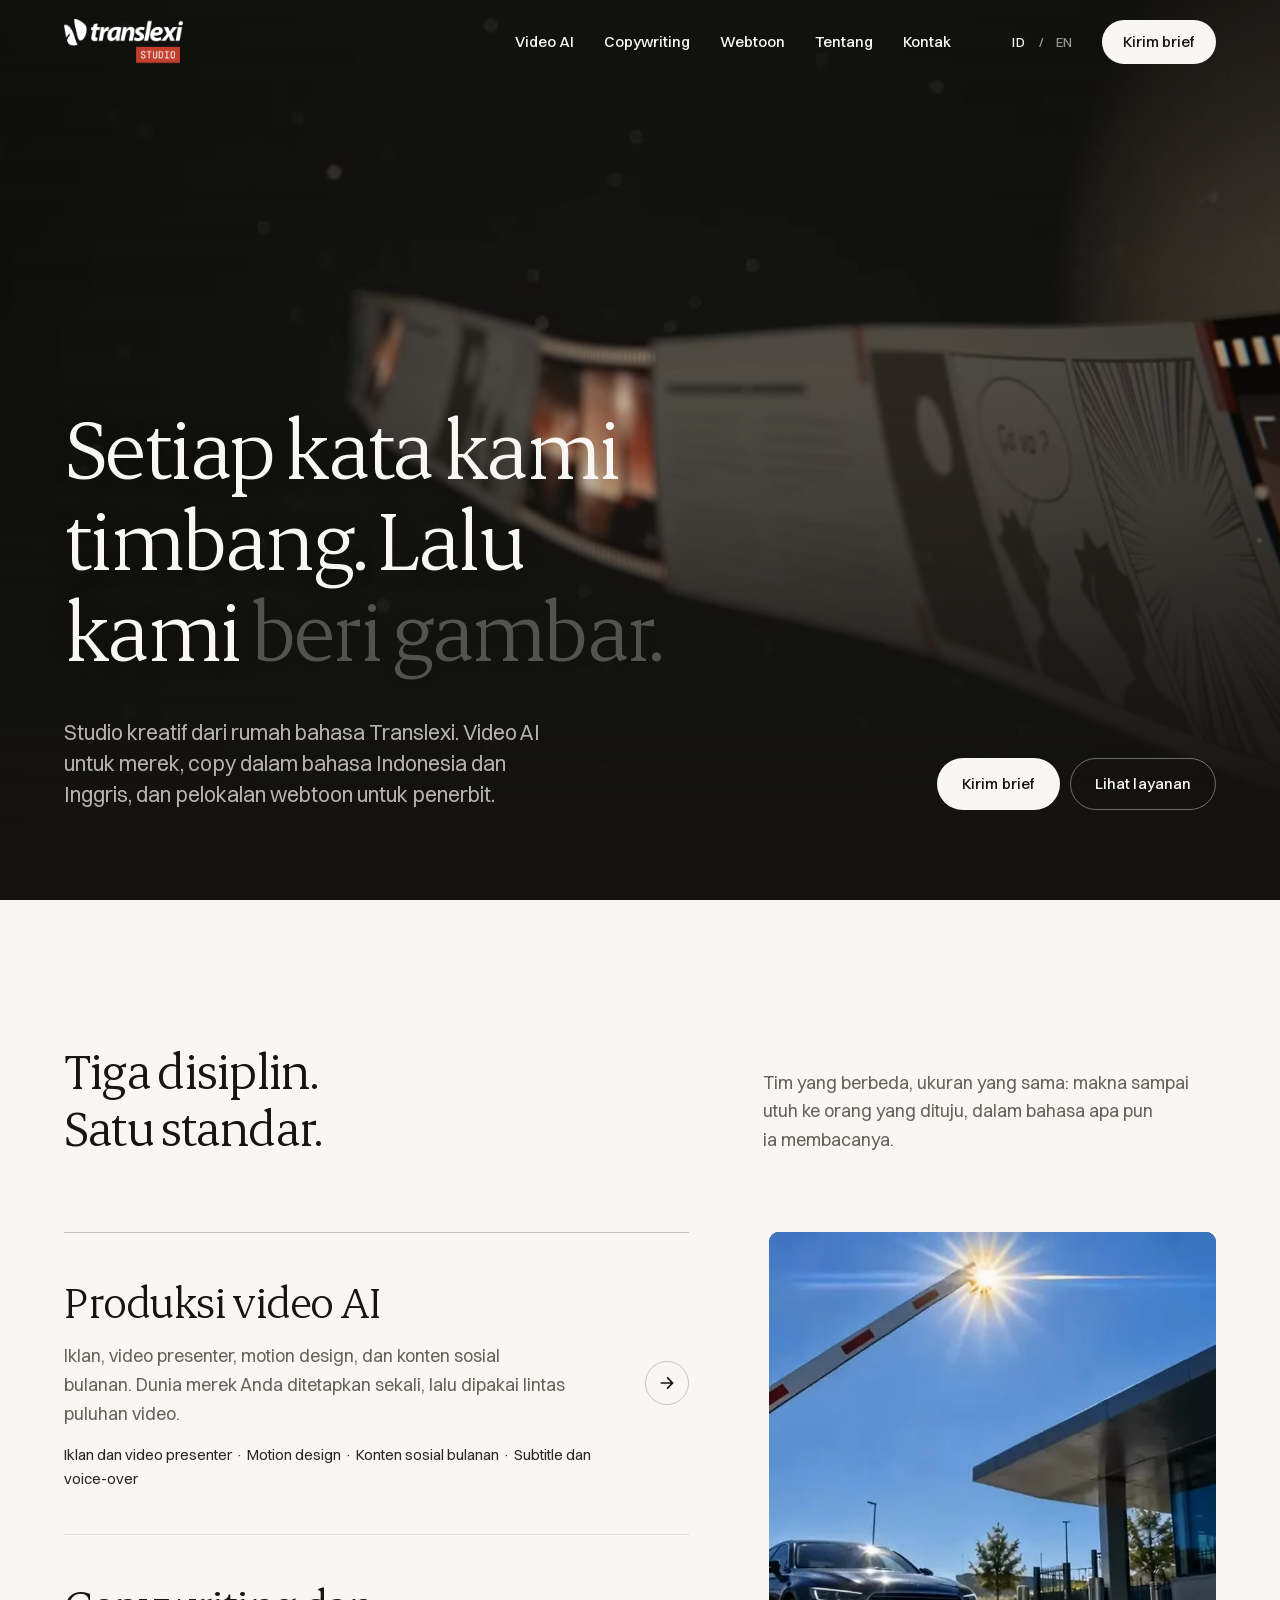
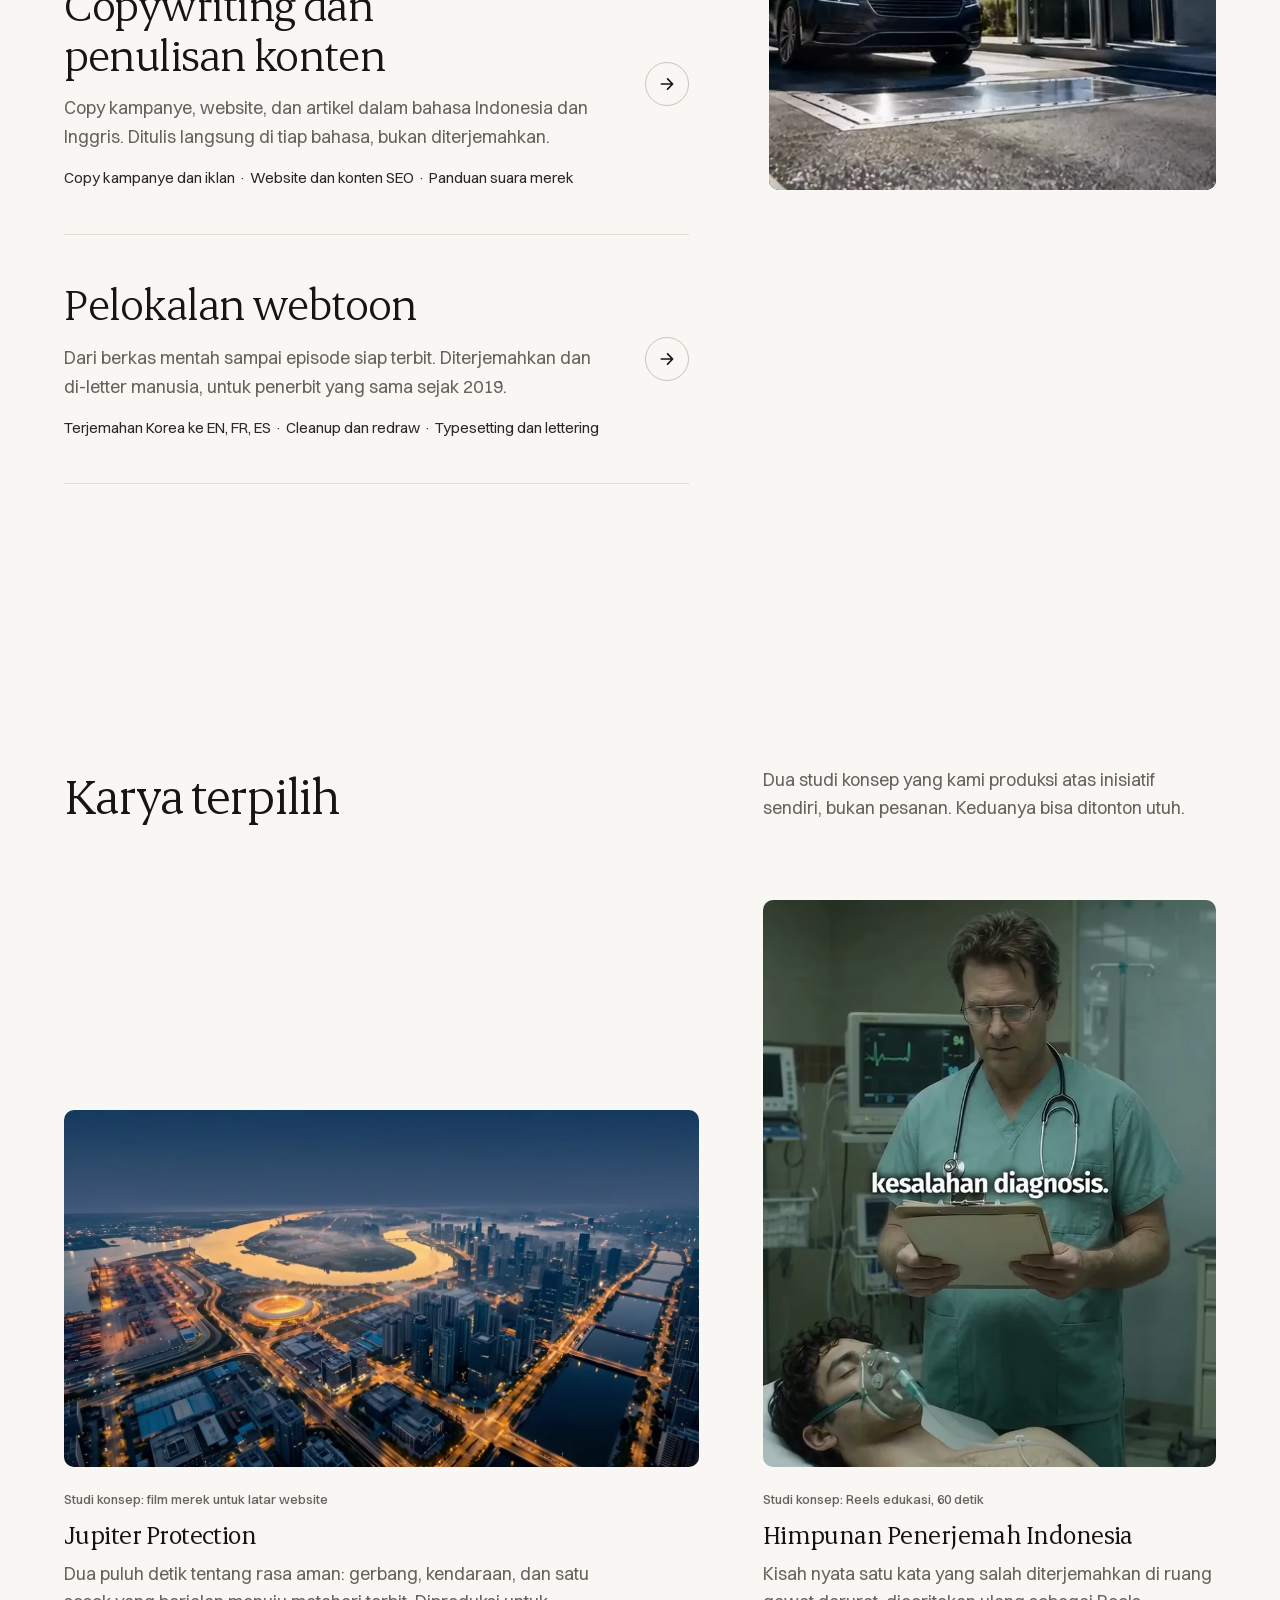
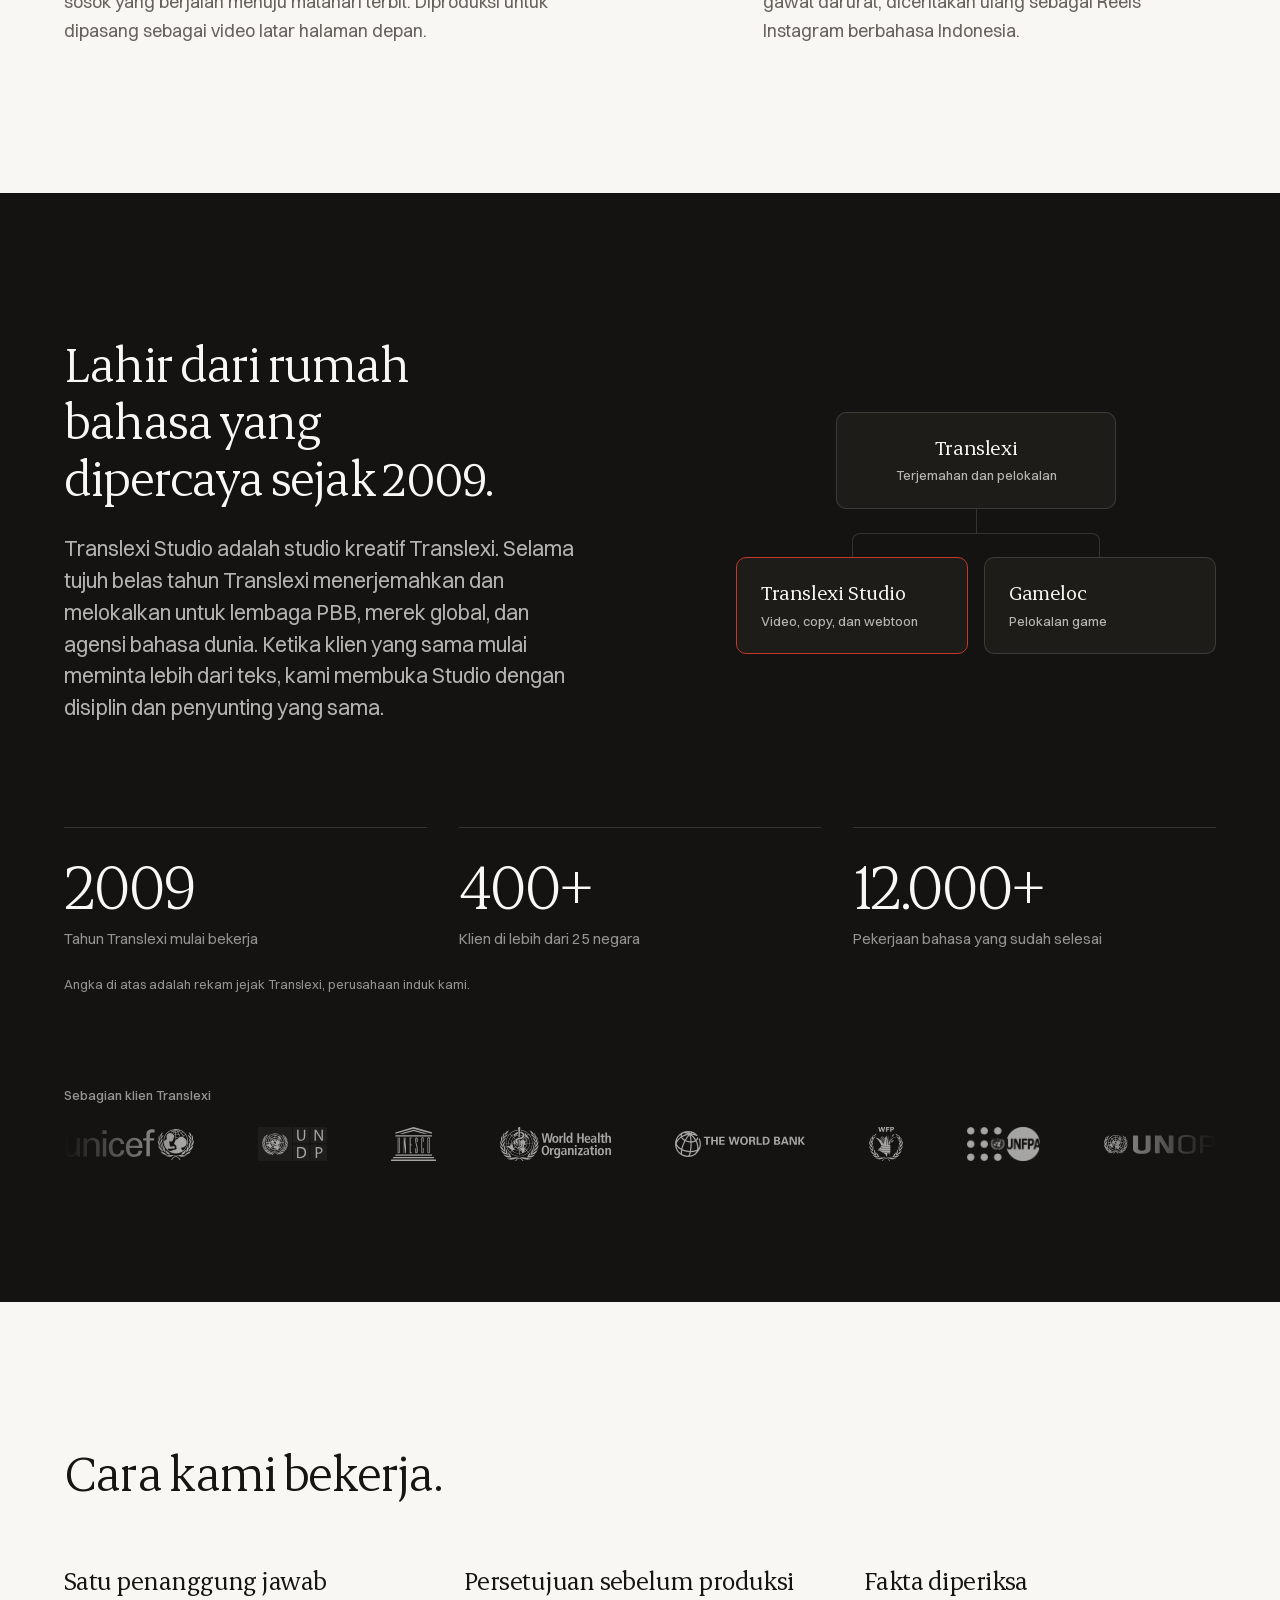
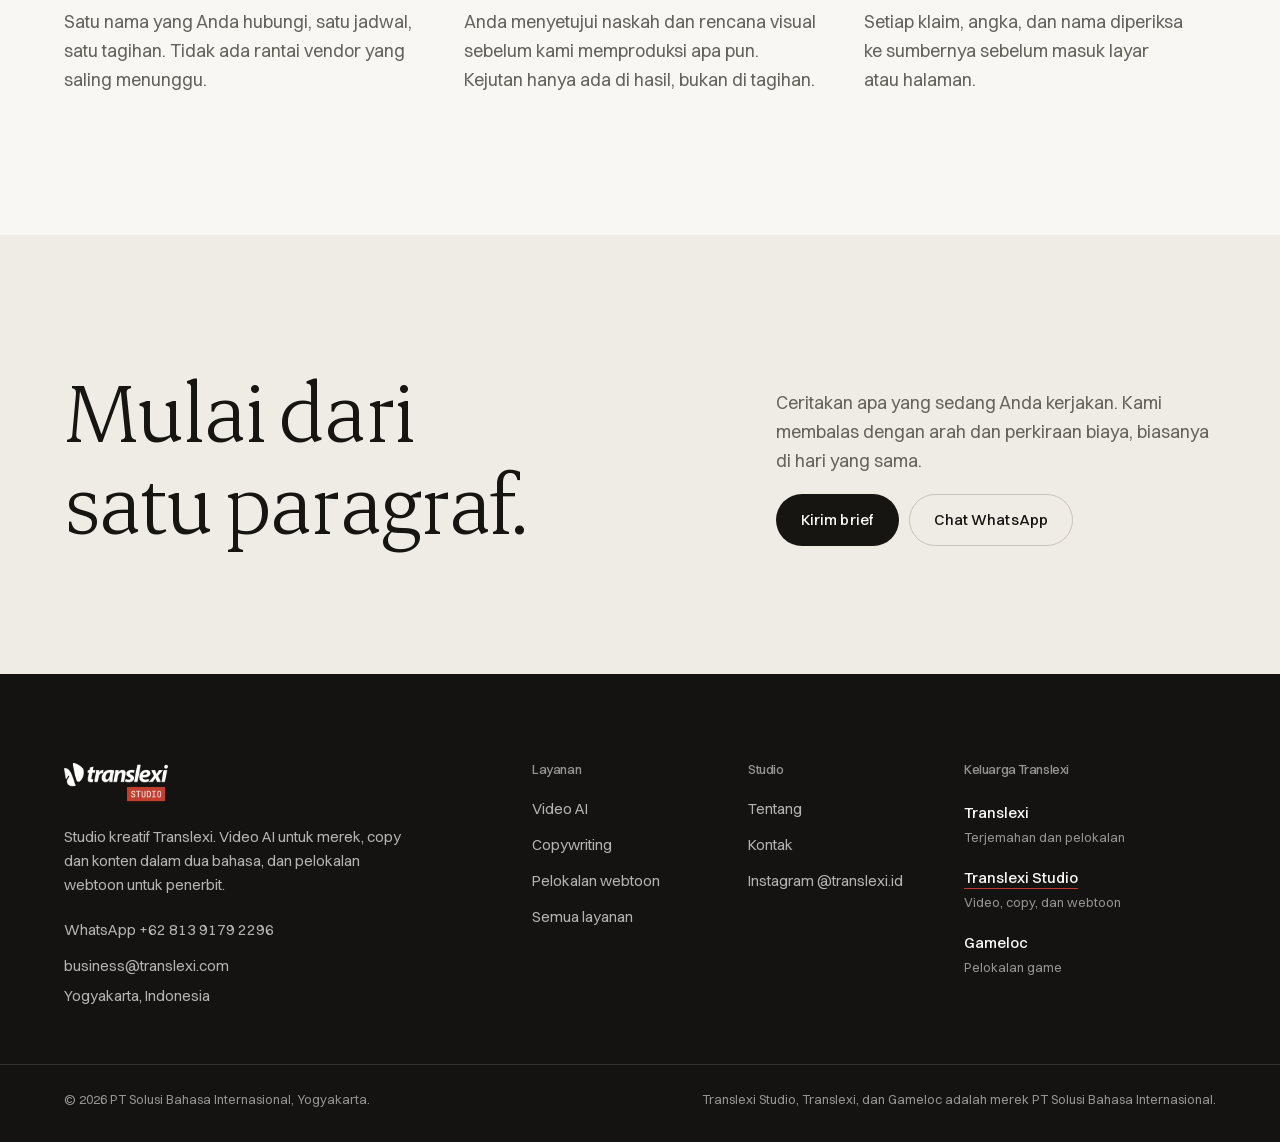
<file: index.html>
<!DOCTYPE html>
<html lang="id">
<head>
<meta charset="utf-8">
<meta name="viewport" content="width=device-width, initial-scale=1">
<title>Translexi Studio — Video AI, Copywriting &amp; Pelokalan Webtoon</title>
<meta name="description" content="Studio kreatif Translexi, rumah bahasa sejak 2009. Produksi video AI untuk merek, copywriting Indonesia–Inggris, dan pelokalan webtoon untuk penerbit.">
<meta name="theme-color" content="#F8F7F4">
<link rel="canonical" href="https://studio.translexi.id/">
<link rel="alternate" hreflang="id" href="https://studio.translexi.id/">
<link rel="alternate" hreflang="en" href="https://studio.translexi.com/">
<link rel="alternate" hreflang="x-default" href="https://studio.translexi.com/">
<meta property="og:type" content="website">
<meta property="og:site_name" content="Translexi Studio">
<meta property="og:title" content="Translexi Studio — Video AI, Copywriting &amp; Pelokalan Webtoon">
<meta property="og:description" content="Studio kreatif Translexi, rumah bahasa sejak 2009. Produksi video AI untuk merek, copywriting Indonesia–Inggris, dan pelokalan webtoon untuk penerbit.">
<meta property="og:url" content="https://studio.translexi.id/">
<meta property="og:image" content="https://studio.translexi.id/assets/img/og-default.jpg">
<meta property="og:locale" content="id_ID">
<meta property="og:image:width" content="1200">
<meta property="og:image:height" content="630">
<meta property="og:image:alt" content="Translexi Studio">
<meta name="twitter:card" content="summary_large_image">
<meta name="twitter:image" content="https://studio.translexi.id/assets/img/og-default.jpg">
<link rel="icon" type="image/png" href="/assets/img/favicon.png">
<link rel="apple-touch-icon" href="/assets/img/apple-touch-icon.png">
<link rel="preload" href="/assets/font/erode.woff2" as="font" type="font/woff2" crossorigin>
<link rel="preload" href="/assets/font/switzer.woff2" as="font" type="font/woff2" crossorigin>
<script>document.documentElement.className+=" js"</script>
<link rel="stylesheet" href="/assets/css/site.css">
<script type="speculationrules">
{"prerender":[{"where":{"and":[{"href_matches":"/*"},{"not":{"href_matches":"/assets/*"}},{"not":{"href_matches":"/jupiter/*"}},{"not":{"href_matches":"/hpi/*"}}]},"eagerness":"moderate"}]}
</script>
<script type="application/ld+json">{"@context":"https://schema.org","@graph":[{"@type":"Organization","@id":"https://studio.translexi.id/#organization","name":"Translexi Studio","url":"https://studio.translexi.id/","description":"Studio kreatif Translexi: produksi video AI, copywriting Indonesia–Inggris, dan pelokalan webtoon","logo":"https://studio.translexi.id/assets/logo/studio-logo.png","parentOrganization":{"@type":"Organization","name":"PT Solusi Bahasa Internasional","alternateName":"Translexi","url":"https://translexi.id","subOrganization":[{"@type":"Organization","name":"Translexi Studio","url":"https://studio.translexi.id/"},{"@type":"Organization","name":"Gameloc","alternateName":"Translexi Game Localization","url":"https://gameloc.translexi.com/"}]},"address":{"@type":"PostalAddress","addressLocality":"Yogyakarta","addressCountry":"ID"},"email":"business@translexi.com","telephone":"+62 274 2884 924","contactPoint":[{"@type":"ContactPoint","contactType":"sales","telephone":"+62 813 9179 2296","url":"https://wa.me/6281391792296","availableLanguage":["id","en"]}],"areaServed":"Worldwide","knowsLanguage":["id","en","ko","fr","es"],"sameAs":["https://www.instagram.com/translexi.id/","https://translexi.id"],"image":"https://studio.translexi.id/assets/img/og-default.jpg","inLanguage":"id"}]}</script>
</head>
<body class="hal-home hal-hero">
<a class="lompat" href="#isi">Langsung ke isi</a>
<header class="nav" id="nav">
  <div class="wadah nav__baris">
    <a class="nav__merek" href="/" aria-label="Translexi Studio">
      <img class="nav__logo nav__logo--gelap" src="/assets/logo/studio-dark.webp" alt="Translexi Studio" width="1200" height="463">
<img class="nav__logo nav__logo--terang" src="/assets/logo/studio.webp" alt="" aria-hidden="true" width="1200" height="463">    </a>
    <nav class="nav__menu" id="menu" aria-label="Navigasi utama">
      <ul class="nav__daftar">
        <li><a href="/layanan/video-ai/">Video AI</a></li>
        <li><a href="/layanan/copywriting/">Copywriting</a></li>
        <li><a href="/layanan/pelokalan-webtoon/">Webtoon</a></li>
        <li><a href="/tentang/">Tentang</a></li>
        <li><a href="/kontak/">Kontak</a></li>
      </ul>
      <div class="nav__aksi">
        <div class="bahasa" role="group" aria-label="Pilih bahasa">
          <a href="https://studio.translexi.id/" hreflang="id" lang="id" aria-current="true">ID</a>
          <span aria-hidden="true">/</span>
          <a href="https://studio.translexi.com/" hreflang="en" lang="en">EN</a>
        </div>
        <a class="tombol tombol--isi nav__cta" href="/kontak/">Kirim brief</a>
      </div>
    </nav>
    <button class="nav__burger" id="burger" type="button" aria-expanded="false" aria-controls="menu" aria-label="Menu"><span></span><span></span></button>
  </div>
</header>
<main id="isi">

<section class="hero">
  <video class="hero__video" poster="/assets/img/hero-poster.webp"
         autoplay muted loop playsinline preload="metadata" aria-label="Film pembuka Translexi Studio: strip film berisi panel komik, naskah, dan adegan video">
    <source src="/assets/video/hero.webm" type="video/webm">
    <source src="/assets/video/hero.mp4" type="video/mp4">
  </video>
  <div class="hero__tirai" aria-hidden="true"></div>
  <div class="wadah hero__isi">
    <h1 class="hero__judul" data-waktu><span class="kata">Setiap</span> <span class="kata">kata</span> <span class="kata">kami</span> <span class="kata">timbang.</span> <span class="kata">Lalu</span> <span class="kata">kami</span> <span class="kata">beri</span> <span class="kata">gambar.</span></h1>
    <div class="hero__bawah">
      <p class="hero__lede">Studio kreatif dari rumah bahasa Translexi. Video AI untuk merek, copy dalam bahasa Indonesia dan Inggris, dan pelokalan webtoon untuk penerbit.</p>
      <div class="hero__aksi">
        <a class="tombol tombol--terang" href="/kontak/">Kirim brief</a>
        <a class="tombol tombol--hantu" href="/layanan/">Lihat layanan</a>
      </div>
    </div>
  </div>
</section>

<section class="bagian disiplin" aria-labelledby="disiplin-judul">
  <div class="wadah">
    <div class="pembuka">
      <h2 class="judul-bagian" id="disiplin-judul">Tiga disiplin. Satu standar.</h2>
      <p class="pembuka__teks">Tim yang berbeda, ukuran yang sama: makna sampai utuh ke orang yang dituju, dalam bahasa apa pun ia membacanya.</p>
    </div>
    <div class="disiplin__isi">
      <ul class="indeks">
        <li class="indeks__baris">
          <h3 class="indeks__nama"><a href="/layanan/video-ai/">Produksi video AI</a></h3>
          <span class="indeks__panah" aria-hidden="true"><svg viewBox="0 0 16 16" fill="none" stroke="currentColor" stroke-width="1.5" stroke-linecap="round" stroke-linejoin="round"><path d="M3 8h9M8.5 3.5 13 8l-4.5 4.5"/></svg></span>
          <p class="indeks__d">Iklan, video presenter, motion design, dan konten sosial bulanan. Dunia merek Anda ditetapkan sekali, lalu dipakai lintas puluhan video.</p>
          <p class="indeks__termasuk">Iklan dan video presenter · Motion design · Konten sosial bulanan · Subtitle dan voice-over</p>
        </li>
        <li class="indeks__baris">
          <h3 class="indeks__nama"><a href="/layanan/copywriting/">Copywriting dan penulisan konten</a></h3>
          <span class="indeks__panah" aria-hidden="true"><svg viewBox="0 0 16 16" fill="none" stroke="currentColor" stroke-width="1.5" stroke-linecap="round" stroke-linejoin="round"><path d="M3 8h9M8.5 3.5 13 8l-4.5 4.5"/></svg></span>
          <p class="indeks__d">Copy kampanye, website, dan artikel dalam bahasa Indonesia dan Inggris. Ditulis langsung di tiap bahasa, bukan diterjemahkan.</p>
          <p class="indeks__termasuk">Copy kampanye dan iklan · Website dan konten SEO · Panduan suara merek</p>
        </li>
        <li class="indeks__baris">
          <h3 class="indeks__nama"><a href="/layanan/pelokalan-webtoon/">Pelokalan webtoon</a></h3>
          <span class="indeks__panah" aria-hidden="true"><svg viewBox="0 0 16 16" fill="none" stroke="currentColor" stroke-width="1.5" stroke-linecap="round" stroke-linejoin="round"><path d="M3 8h9M8.5 3.5 13 8l-4.5 4.5"/></svg></span>
          <p class="indeks__d">Dari berkas mentah sampai episode siap terbit. Diterjemahkan dan di-letter manusia, untuk penerbit yang sama sejak 2019.</p>
          <p class="indeks__termasuk">Terjemahan Korea ke EN, FR, ES · Cleanup dan redraw · Typesetting dan lettering</p>
        </li>
      </ul>
      <div class="pratinjau" aria-hidden="true">
        <div class="pratinjau__slot"><img src="/assets/img/disiplin-video.webp" alt="" width="1400" height="788" loading="lazy" decoding="async"></div>
        <div class="pratinjau__slot pratinjau__teks">
          <p><small>Ditulis dalam bahasa Indonesia</small>Kata yang tepat tidak pernah kebetulan.</p>
          <p><small>Written in English</small>The right word is never an accident.</p>
        </div>
        <div class="pratinjau__slot"><img src="/assets/img/webtoon-process-poster.webp" alt="" width="720" height="1280" loading="lazy" decoding="async"></div>
      </div>
    </div>
  </div>
</section>

<section class="bagian karya" aria-labelledby="karya-judul">
  <div class="wadah">
    <div class="pembuka">
      <h2 class="judul-bagian" id="karya-judul">Karya terpilih</h2>
      <p class="pembuka__teks">Dua studi konsep yang kami produksi atas inisiatif sendiri, bukan pesanan. Keduanya bisa ditonton utuh.</p>
    </div>
    <div class="karya__kisi">
      <article class="karya__item karya__item--1">
        <a class="karya__gambar" href="/jupiter/" tabindex="-1" aria-hidden="true">
          <img src="/assets/img/karya-jupiter.webp" alt="" width="1280" height="720" loading="lazy" decoding="async">
          <span class="karya__putar">Tonton film</span>
        </a>
        <p class="karya__jenis">Studi konsep: film merek untuk latar website</p>
        <h3 class="karya__nama"><a href="/jupiter/">Jupiter Protection</a></h3>
        <p class="karya__d">Dua puluh detik tentang rasa aman: gerbang, kendaraan, dan satu sosok yang berjalan menuju matahari terbit. Diproduksi untuk dipasang sebagai video latar halaman depan.</p>
      </article>
      <article class="karya__item karya__item--2">
        <a class="karya__gambar" href="/hpi/" tabindex="-1" aria-hidden="true">
          <img src="/assets/img/karya-hpi.webp" alt="" width="720" height="900" loading="lazy" decoding="async">
          <span class="karya__putar">Tonton Reels</span>
        </a>
        <p class="karya__jenis">Studi konsep: Reels edukasi, 60 detik</p>
        <h3 class="karya__nama"><a href="/hpi/">Himpunan Penerjemah Indonesia</a></h3>
        <p class="karya__d">Kisah nyata satu kata yang salah diterjemahkan di ruang gawat darurat, diceritakan ulang sebagai Reels Instagram berbahasa Indonesia.</p>
      </article>
    </div>
  </div>
</section>

<section class="bagian bagian--malam induk" aria-labelledby="induk-judul">
  <div class="wadah">
    <div class="induk__atas">
      <div>
        <h2 class="judul-bagian" id="induk-judul">Lahir dari rumah bahasa yang dipercaya sejak 2009.</h2>
        <p class="induk__teks">Translexi Studio adalah studio kreatif Translexi. Selama tujuh belas tahun Translexi menerjemahkan dan melokalkan untuk lembaga PBB, merek global, dan agensi bahasa dunia. Ketika klien yang sama mulai meminta lebih dari teks, kami membuka Studio dengan disiplin dan penyunting yang sama.</p>
      </div>
      <div class="silsilah" role="group" aria-label="Keluarga Translexi">
  <a class="silsilah__simpul silsilah__simpul--induk" href="https://translexi.id" rel="noopener">
  <span class="silsilah__nama">Translexi</span>
  <span class="silsilah__bidang">Terjemahan dan pelokalan</span>
</a>

  <span class="silsilah__batang" aria-hidden="true"></span>
  <div class="silsilah__cabang">
<a class="silsilah__simpul silsilah__simpul--studio" href="/" aria-current="true">
  <span class="silsilah__nama">Translexi Studio</span>
  <span class="silsilah__bidang">Video, copy, dan webtoon</span>
</a>
<a class="silsilah__simpul silsilah__simpul--game" href="https://gameloc.translexi.com/" rel="noopener">
  <span class="silsilah__nama">Gameloc</span>
  <span class="silsilah__bidang">Pelokalan game</span>
</a>
  </div>
</div>

    </div>
    <div class="angka angka--gelap">
  <dl class="angka__baris angka__baris--3">
    <div class="angka__sel"><dt>Tahun Translexi mulai bekerja</dt><dd>2009</dd></div>
    <div class="angka__sel"><dt>Klien di lebih dari 25 negara</dt><dd>400+</dd></div>
    <div class="angka__sel"><dt>Pekerjaan bahasa yang sudah selesai</dt><dd>12.000+</dd></div>
  </dl>
<p class="angka__catatan">Angka di atas adalah rekam jejak Translexi, perusahaan induk kami.</p></div>

    <div class="marquee">
  <p class="marquee__label">Sebagian klien Translexi</p>
  <div class="marquee__bingkai" aria-label="Sebagian klien Translexi">
    <div class="marquee__jalur">
      <div class="marquee__set">
        <img src="/assets/img/clients/unicef.svg" alt="UNICEF"
             decoding="async" height="40" width="120">
        <img src="/assets/img/clients/undp.svg" alt="UNDP"
             decoding="async" height="40" width="120">
        <img src="/assets/img/clients/unesco.svg" alt="UNESCO"
             decoding="async" height="40" width="120">
        <img src="/assets/img/clients/who.svg" alt="WHO"
             decoding="async" height="40" width="120">
        <img src="/assets/img/clients/worldbank.svg" alt="World Bank"
             decoding="async" height="40" width="120">
        <img src="/assets/img/clients/wfp.svg" alt="WFP"
             decoding="async" height="40" width="120">
        <img src="/assets/img/clients/unfpa.webp" alt="UNFPA"
             decoding="async" height="40" width="120">
        <img src="/assets/img/clients/unops.svg" alt="UNOPS"
             decoding="async" height="40" width="120">
        <img src="/assets/img/clients/giz.svg" alt="GIZ"
             decoding="async" height="40" width="120">
        <img src="/assets/img/clients/johnson.svg" alt="Johnson &amp; Johnson"
             decoding="async" height="40" width="120">
        <img src="/assets/img/clients/clarins.svg" alt="Clarins"
             decoding="async" height="40" width="120">
        <img src="/assets/img/clients/chanel.svg" alt="Chanel"
             decoding="async" height="40" width="120">
        <img src="/assets/img/clients/gilead.svg" alt="Gilead Sciences"
             decoding="async" height="40" width="120">
        <img src="/assets/img/clients/grab.svg" alt="Grab"
             decoding="async" height="40" width="120">
        <img src="/assets/img/clients/toyota.svg" alt="Toyota"
             decoding="async" height="40" width="120">
        <img src="/assets/img/clients/autodesk.svg" alt="Autodesk"
             decoding="async" height="40" width="120">
        <img src="/assets/img/clients/harley.svg" alt="Harley-Davidson"
             decoding="async" height="40" width="120">
        <img src="/assets/img/clients/shimano.svg" alt="Shimano"
             decoding="async" height="40" width="120">
        <img src="/assets/img/clients/astra.svg" alt="Astra"
             decoding="async" height="40" width="120">
      </div>
      <div class="marquee__set" aria-hidden="true">
        <img src="/assets/img/clients/unicef.svg" alt=""
             decoding="async" height="40" width="120">
        <img src="/assets/img/clients/undp.svg" alt=""
             decoding="async" height="40" width="120">
        <img src="/assets/img/clients/unesco.svg" alt=""
             decoding="async" height="40" width="120">
        <img src="/assets/img/clients/who.svg" alt=""
             decoding="async" height="40" width="120">
        <img src="/assets/img/clients/worldbank.svg" alt=""
             decoding="async" height="40" width="120">
        <img src="/assets/img/clients/wfp.svg" alt=""
             decoding="async" height="40" width="120">
        <img src="/assets/img/clients/unfpa.webp" alt=""
             decoding="async" height="40" width="120">
        <img src="/assets/img/clients/unops.svg" alt=""
             decoding="async" height="40" width="120">
        <img src="/assets/img/clients/giz.svg" alt=""
             decoding="async" height="40" width="120">
        <img src="/assets/img/clients/johnson.svg" alt=""
             decoding="async" height="40" width="120">
        <img src="/assets/img/clients/clarins.svg" alt=""
             decoding="async" height="40" width="120">
        <img src="/assets/img/clients/chanel.svg" alt=""
             decoding="async" height="40" width="120">
        <img src="/assets/img/clients/gilead.svg" alt=""
             decoding="async" height="40" width="120">
        <img src="/assets/img/clients/grab.svg" alt=""
             decoding="async" height="40" width="120">
        <img src="/assets/img/clients/toyota.svg" alt=""
             decoding="async" height="40" width="120">
        <img src="/assets/img/clients/autodesk.svg" alt=""
             decoding="async" height="40" width="120">
        <img src="/assets/img/clients/harley.svg" alt=""
             decoding="async" height="40" width="120">
        <img src="/assets/img/clients/shimano.svg" alt=""
             decoding="async" height="40" width="120">
        <img src="/assets/img/clients/astra.svg" alt=""
             decoding="async" height="40" width="120">
      </div>
    </div>
  </div>
</div>

  </div>
</section>

<section class="bagian cara" aria-labelledby="cara-judul">
  <div class="wadah">
    <h2 class="judul-bagian" id="cara-judul">Cara kami bekerja.</h2>
    <div class="tiga">
      <div class="tiga__blok"><h3>Satu penanggung jawab</h3><p>Satu nama yang Anda hubungi, satu jadwal, satu tagihan. Tidak ada rantai vendor yang saling menunggu.</p></div>
      <div class="tiga__blok"><h3>Persetujuan sebelum produksi</h3><p>Anda menyetujui naskah dan rencana visual sebelum kami memproduksi apa pun. Kejutan hanya ada di hasil, bukan di tagihan.</p></div>
      <div class="tiga__blok"><h3>Fakta diperiksa</h3><p>Setiap klaim, angka, dan nama diperiksa ke sumbernya sebelum masuk layar atau halaman.</p></div>
    </div>
  </div>
</section>
<section class="akhir" aria-labelledby="akhir-judul">
  <div class="wadah akhir__isi">
    <h2 class="akhir__judul" id="akhir-judul">Mulai dari satu paragraf.</h2>
    <div class="akhir__kanan">
      <p>Ceritakan apa yang sedang Anda kerjakan. Kami membalas dengan arah dan perkiraan biaya, biasanya di hari yang sama.</p>
      <div class="akhir__aksi">
        <a class="tombol tombol--isi" href="/kontak/">Kirim brief</a>
        <a class="tombol tombol--garis" href="https://wa.me/6281391792296" rel="noopener">Chat WhatsApp</a>
      </div>
    </div>
  </div>
</section>
</main>
<footer class="kaki">
  <div class="wadah kaki__grid">
    <div class="kaki__merek">
      <img src="/assets/logo/studio.webp" alt="Translexi Studio" width="1200" height="463" decoding="async">
      <p>Studio kreatif Translexi. Video AI untuk merek, copy dan konten dalam dua bahasa, dan pelokalan webtoon untuk penerbit.</p>
      <ul class="kaki__kontak">
        <li><a href="https://wa.me/6281391792296" rel="noopener">WhatsApp +62 813 9179 2296</a></li>
        <li><a href="mailto:business@translexi.com">business@translexi.com</a></li>
        <li>Yogyakarta, Indonesia</li>
      </ul>
    </div>
    <div class="kaki__kolom">
      <h2 class="kaki__kepala">Layanan</h2>
      <ul>
<li><a href="/layanan/video-ai/">Video AI</a></li><li><a href="/layanan/copywriting/">Copywriting</a></li><li><a href="/layanan/pelokalan-webtoon/">Pelokalan webtoon</a></li>        <li><a href="/layanan/">Semua layanan</a></li>
      </ul>
    </div>
    <div class="kaki__kolom">
      <h2 class="kaki__kepala">Studio</h2>
      <ul>
        <li><a href="/tentang/">Tentang</a></li>
        <li><a href="/kontak/">Kontak</a></li>
        <li><a href="https://www.instagram.com/translexi.id/" rel="noopener">Instagram @translexi.id</a></li>
      </ul>
    </div>
    <div class="kaki__kolom kaki__keluarga">
      <h2 class="kaki__kepala">Keluarga Translexi</h2>
      <ul>
        <li>
          <a href="https://translexi.id" rel="noopener">Translexi</a>
          <span>Terjemahan dan pelokalan</span>
        </li>
        <li class="ini">
          <a href="/">Translexi Studio</a>
          <span>Video, copy, dan webtoon</span>
        </li>
        <li>
          <a href="https://gameloc.translexi.com/" rel="noopener">Gameloc</a>
          <span>Pelokalan game</span>
        </li>
      </ul>
    </div>
  </div>
  <div class="wadah kaki__legal"><p>© 2026 PT Solusi Bahasa Internasional, Yogyakarta.</p><p>Translexi Studio, Translexi, dan Gameloc adalah merek PT Solusi Bahasa Internasional.</p></div>
</footer>
<script src="/assets/js/site.js" defer></script>
</body>
</html>
</file>
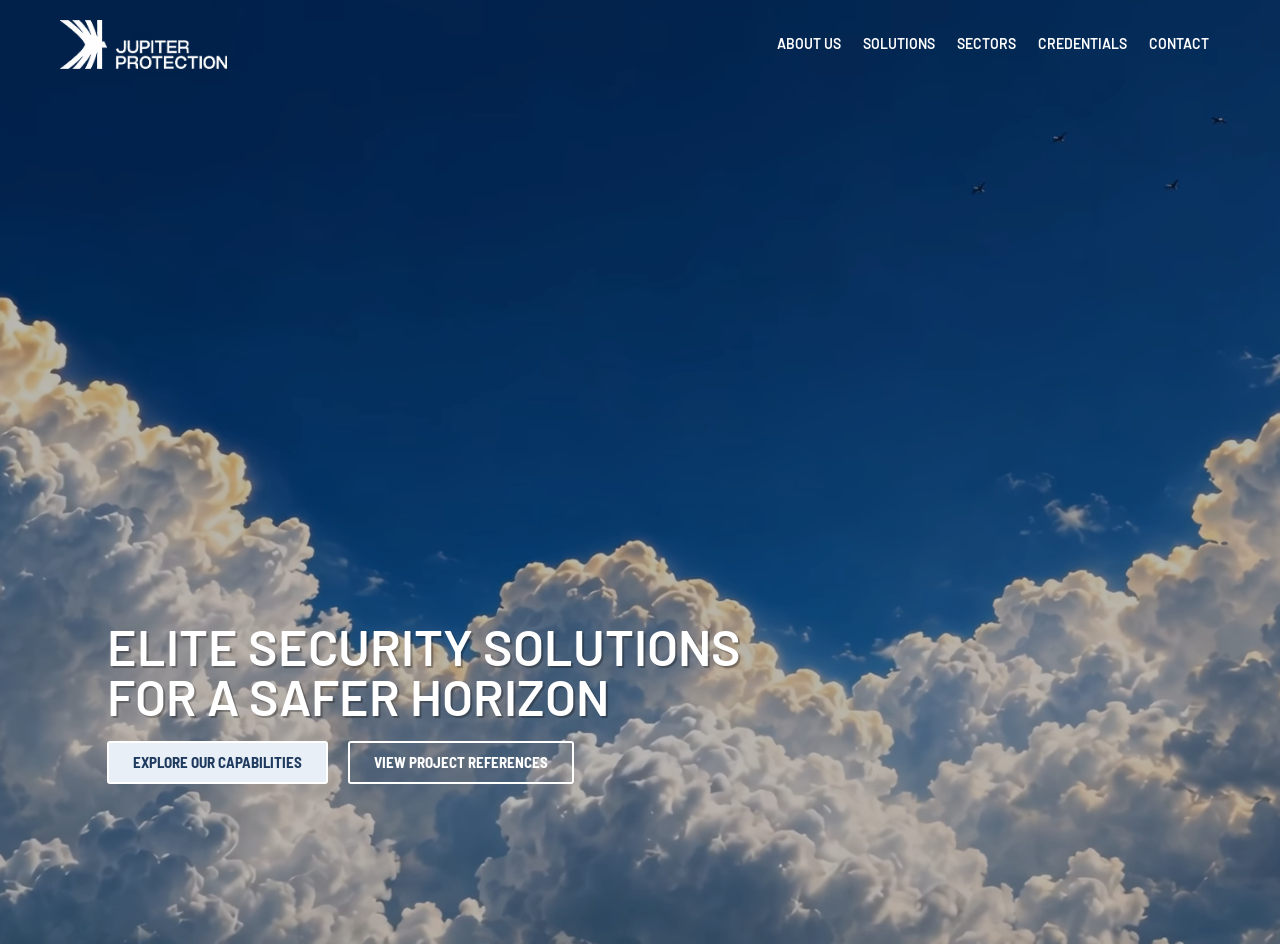
<file: jupiter/index.html>
<!DOCTYPE html>
<html lang="en">
<head><meta name="robots" content="noindex,follow">
<meta charset="utf-8">
<meta name="viewport" content="width=device-width, initial-scale=1">
<title>Jupiter Protection — hero preview (video background)</title>
<link rel="preconnect" href="https://fonts.googleapis.com">
<link rel="preconnect" href="https://fonts.gstatic.com" crossorigin>
<link href="https://fonts.googleapis.com/css2?family=Barlow:wght@400;600;700&family=Barlow+Semi+Condensed:wght@500;700&display=swap" rel="stylesheet">
<style>
/* =========================================================================
   Rekonstruksi hero jupiterprotection.com — nilai diambil langsung dari CSS
   situ aslinya (Elementor kit post-6, halaman post-7, header post-34).
   Satu-satunya perubahan: background-image hero diganti <video>.
   Breakpoint Elementor: mobile <=767 · tablet 768-1024 · desktop >=1025
   ========================================================================= */
:root{
  --primary:#1F3A5F;      /* --e-global-color-primary  */
  --secondary:#3B7EC8;    /* --e-global-color-secondary */
  --accent:#E8EFF6;       /* --e-global-color-accent   */
  --white:#FFFFFF;        /* --e-global-color-ae05902  */
  --container-max-width:1140px;
  --widgets-spacing:20px;
}
*,*::before,*::after{box-sizing:border-box}
html,body{margin:0;padding:0}
body{
  font-family:"Barlow",Sans-serif;font-size:14px;font-weight:400;
  color:var(--primary);background:var(--secondary);-webkit-font-smoothing:antialiased;
}
img{border:0;max-width:100%;height:auto}
a{text-decoration:none}

/* ---------------- HEADER (f95ca90) — desktop & tablet ------------------- */
.jp-header{
  position:sticky;top:0;z-index:1000;
  display:flex;flex-direction:row;align-items:center;
  gap:var(--widgets-spacing);
  padding:20px 60px;
  background:transparent;                 /* .elementor-sticky:not(--effects) */
  transition:.5s all ease-in-out;
}
.jp-header.is-stuck{                      /* .elementor-sticky--effects      */
  background:var(--primary);
  box-shadow:0 4px 10px rgba(0,0,0,.1);
}
.jp-logo{flex:0 1 auto;min-width:0}
.jp-logo img{display:block;width:199px;height:auto;max-width:100%}
.jp-navwrap{                              /* 05cc94c */
  display:flex;flex-direction:row;justify-content:flex-end;align-items:flex-end;
  flex:0 1 auto;width:100%;min-width:0;
}
.jp-toggle{                               /* .elementor-menu-toggle (tablet) */
  display:none;align-items:center;justify-content:center;
  width:33px;height:33px;padding:5.5px;border:0;border-radius:3px;
  background:transparent;color:var(--white);cursor:pointer;
}
.jp-toggle svg{width:22px;height:22px;fill:currentColor}
.jp-nav{display:flex;flex-wrap:wrap;justify-content:flex-end;margin:0;padding:0;list-style:none}
.jp-nav a{                                /* ce6d3ed .elementor-item */
  display:block;position:relative;
  font-family:"Barlow",Sans-serif;font-weight:600;text-transform:uppercase;
  font-size:14px;line-height:1.2;color:var(--white);
  padding:13px 11px;transition:.4s;
}
.jp-nav a:hover{color:var(--secondary)}

/* ---------------- HEADER (e9851cd) — mobile ---------------------------- */
.jp-header-m{
  display:none;position:sticky;top:0;z-index:1000;
  flex-direction:row;flex-wrap:nowrap;align-items:center;
  gap:var(--widgets-spacing);
  padding:10px 20px 15px;
  background:transparent;transition:.5s all ease-in-out;
}
.jp-header-m.is-stuck{background:var(--primary);box-shadow:0 4px 10px rgba(0,0,0,.1)}
.jp-burger{flex:0 1 auto;width:100%;min-width:0;display:flex;align-items:center;justify-content:flex-end}
.jp-burger svg{width:20px;height:20px;fill:var(--white)}

/* ---------------- HERO (39ad907) --------------------------------------- */
.jp-hero{
  position:relative;overflow:hidden;
  display:flex;flex-direction:row;
  justify-content:center;align-items:flex-end;
  min-height:950px;
  margin-top:-95px;
  padding:0 0 150px;
}
.jp-hero__video{                          /* pengganti background-image:cover */
  position:absolute;inset:0;top:0;right:0;bottom:0;left:0;   /* inset eksplisit: Safari lama */
  width:100%;height:100%;
  object-fit:cover;object-position:center center;
  z-index:0;background:transparent;
}

.jp-hero__scrim{                          /* overlay hitam tipis (tambahan, bukan dari situs asli) */
  position:absolute;inset:0;z-index:1;pointer-events:none;
  background:rgba(0,0,0,.28);
}
.jp-hero__inner{                          /* .e-con-inner, --content-width:100% */
  position:relative;z-index:2;
  display:flex;flex-direction:row;align-items:flex-end;justify-content:center;
  gap:var(--widgets-spacing);
  width:100%;max-width:100%;margin:0 auto;
}
/* Dua spacer kosong mengapit kolom teks — inilah yang menentukan lebar kolom
   dan titik pecah baris judul di situs asli. Keduanya elementor-hidden-mobile. */
.jp-hero__spacer{flex:0 1 auto;min-width:0;padding:10px;display:flex}
.jp-hero__spacer--l{width:10%}             /* da8d815 */
.jp-hero__spacer--r{width:70%}             /* d5a7238 */
.jp-hero__content{                         /* 6162e4b */
  display:flex;flex-direction:column;
  gap:var(--widgets-spacing);
  flex:0 1 auto;width:100%;min-width:0;padding:10px;
}
.jp-hero__title{                           /* 0b3d3d6 + kit h1 */
  margin:0;
  font-family:"Barlow",Sans-serif;font-weight:600;font-size:50px;line-height:1;
  text-transform:uppercase;color:var(--white);
  text-shadow:2px 2px 1px rgba(0,0,0,.3);
}
.jp-hero__buttons{display:flex;flex-direction:row;gap:var(--widgets-spacing)}  /* a2319fa */

/* Tombol: kit button + elementor-size-sm + override e325aa4 / 95c0cf1 */
.jp-btn{
  display:inline-block;text-align:center;line-height:1;
  font-family:"Barlow Semi Condensed",Sans-serif;font-weight:700;text-transform:uppercase;
  font-size:15px;padding:12px 24px;border-radius:3px;
  border:2px solid var(--white);transition:all .3s;cursor:pointer;
}
.jp-btn--solid{background-color:var(--accent);color:var(--primary)}
.jp-btn--solid:hover{background-color:transparent;color:var(--white)}
.jp-btn--ghost{background-color:transparent;color:var(--white)}
.jp-btn--ghost:hover{background-color:var(--white);color:var(--primary)}

/* ---------------- Tablet: 768-1024 ------------------------------------- */
@media(max-width:1024px){
  :root{--container-max-width:1024px}
  .jp-nav{display:none}
  .jp-toggle{display:flex}
  .jp-navwrap{min-height:63px;align-items:center}   /* tinggi terukur di situs asli */

}
/* Tablet saja (768-1024): tarik hero setinggi header supaya tak ada celah di atas */
@media(min-width:768px) and (max-width:1024px){
  .jp-hero{margin-top:-103px}
}
/* ---------------- Mobile: <=767 ---------------------------------------- */
@media(max-width:767px){
  :root{--container-max-width:767px}
  .jp-header{display:none}
  .jp-header-m{display:flex}
  .jp-hero{
    min-height:800px;
    justify-content:flex-end;
    flex-wrap:wrap;
    padding:0 0 100px;
  }
  .jp-hero__video{object-position:top center}   /* background-position:top center */
  .jp-hero__inner{flex-wrap:wrap}
  .jp-hero__spacer{display:none}   /* elementor-hidden-mobile */
  .jp-hero__content{gap:20px;padding:0 25px;flex-basis:100%}
  .jp-hero__title{font-size:40px}
  .jp-hero__buttons{gap:10px;flex-wrap:nowrap}
  .jp-btn{font-size:12px;padding:10px 5px}
}

</style>
</head>
<body>

<!-- ===================== HEADER — desktop & tablet ===================== -->
<header class="jp-header" id="jpHeader">
  <div class="jp-logo">
    <a href="#"><img src="[data-uri]" width="199" height="59" alt="Jupiter Protection"></a>
  </div>
  <div class="jp-navwrap">
    <nav>
      <ul class="jp-nav">
        <li><a href="#">About Us</a></li>
        <li><a href="#">Solutions</a></li>
        <li><a href="#">Sectors</a></li>
        <li><a href="#">Credentials</a></li>
        <li><a href="#">Contact</a></li>
      </ul>
    </nav>
    <button class="jp-toggle" aria-label="Menu">
      <svg viewBox="0 0 448 512" aria-hidden="true"><path d="M16 132h416c8.837 0 16-7.163 16-16V76c0-8.837-7.163-16-16-16H16C7.163 60 0 67.163 0 76v40c0 8.837 7.163 16 16 16zm0 160h416c8.837 0 16-7.163 16-16v-40c0-8.837-7.163-16-16-16H16c-8.837 0-16 7.163-16 16v40c0 8.837 7.163 16 16 16zm0 160h416c8.837 0 16-7.163 16-16v-40c0-8.837-7.163-16-16-16H16c-8.837 0-16 7.163-16 16v40c0 8.837 7.163 16 16 16z"></path></svg>
    </button>
  </div>
</header>

<!-- ===================== HEADER — mobile ============================== -->
<header class="jp-header-m" id="jpHeaderM">
  <div class="jp-logo">
    <a href="#"><img src="[data-uri]" width="199" height="59" alt="Jupiter Protection"></a>
  </div>
  <div class="jp-burger">
    <a href="#" aria-label="Menu">
      <svg viewBox="0 0 448 512" aria-hidden="true"><path d="M16 132h416c8.837 0 16-7.163 16-16V76c0-8.837-7.163-16-16-16H16C7.163 60 0 67.163 0 76v40c0 8.837 7.163 16 16 16zm0 160h416c8.837 0 16-7.163 16-16v-40c0-8.837-7.163-16-16-16H16c-8.837 0-16 7.163-16 16v40c0 8.837 7.163 16 16 16zm0 160h416c8.837 0 16-7.163 16-16v-40c0-8.837-7.163-16-16-16H16c-8.837 0-16 7.163-16 16v40c0 8.837 7.163 16 16 16z"></path></svg>
    </a>
  </div>
</header>

<!-- ===================== HERO ========================================= -->
<section class="jp-hero">
  <video class="jp-hero__video" autoplay muted loop playsinline webkit-playsinline
         preload="auto" disablepictureinpicture disableremoteplayback>
    <source src="Jupiter_Final_1080p.webm" type="video/webm">
  </video>
  <div class="jp-hero__scrim"></div>
  <div class="jp-hero__inner">
    <div class="jp-hero__spacer jp-hero__spacer--l"></div>
    <div class="jp-hero__content">
      <h1 class="jp-hero__title">Elite security solutions for a safer horizon</h1>
      <div class="jp-hero__buttons">
        <a class="jp-btn jp-btn--solid" href="#">Explore our Capabilities</a>
        <a class="jp-btn jp-btn--ghost" href="#">View Project References</a>
      </div>
    </div>
    <div class="jp-hero__spacer jp-hero__spacer--r"></div>
  </div>
</section>


<script>
(function(){
  /* Sticky header: transparan di atas, biru saat di-scroll — sama seperti aslinya */
  function onScroll(){
    var stuck = (window.scrollY || document.documentElement.scrollTop) > 10;
    ['jpHeader','jpHeaderM'].forEach(function(id){
      var el = document.getElementById(id);
      if(el) el.classList.toggle('is-stuck', stuck);
    });
  }
  window.addEventListener('scroll', onScroll, {passive:true}); onScroll();

  /* Safari kadang mengabaikan atribut autoplay/muted — set lewat properti lalu putar. */
  var v = document.querySelector('.jp-hero__video');
  if(v){
    v.muted = true; v.defaultMuted = true; v.playsInline = true;
    var kick = function(){ var pr = v.play(); if(pr && pr.catch) pr.catch(function(){}); };
    if(v.readyState >= 2) kick(); else v.addEventListener('loadeddata', kick, {once:true});
    document.addEventListener('visibilitychange', function(){ if(!document.hidden) kick(); });
  }

})();
</script>
</body>
</html>
</file>
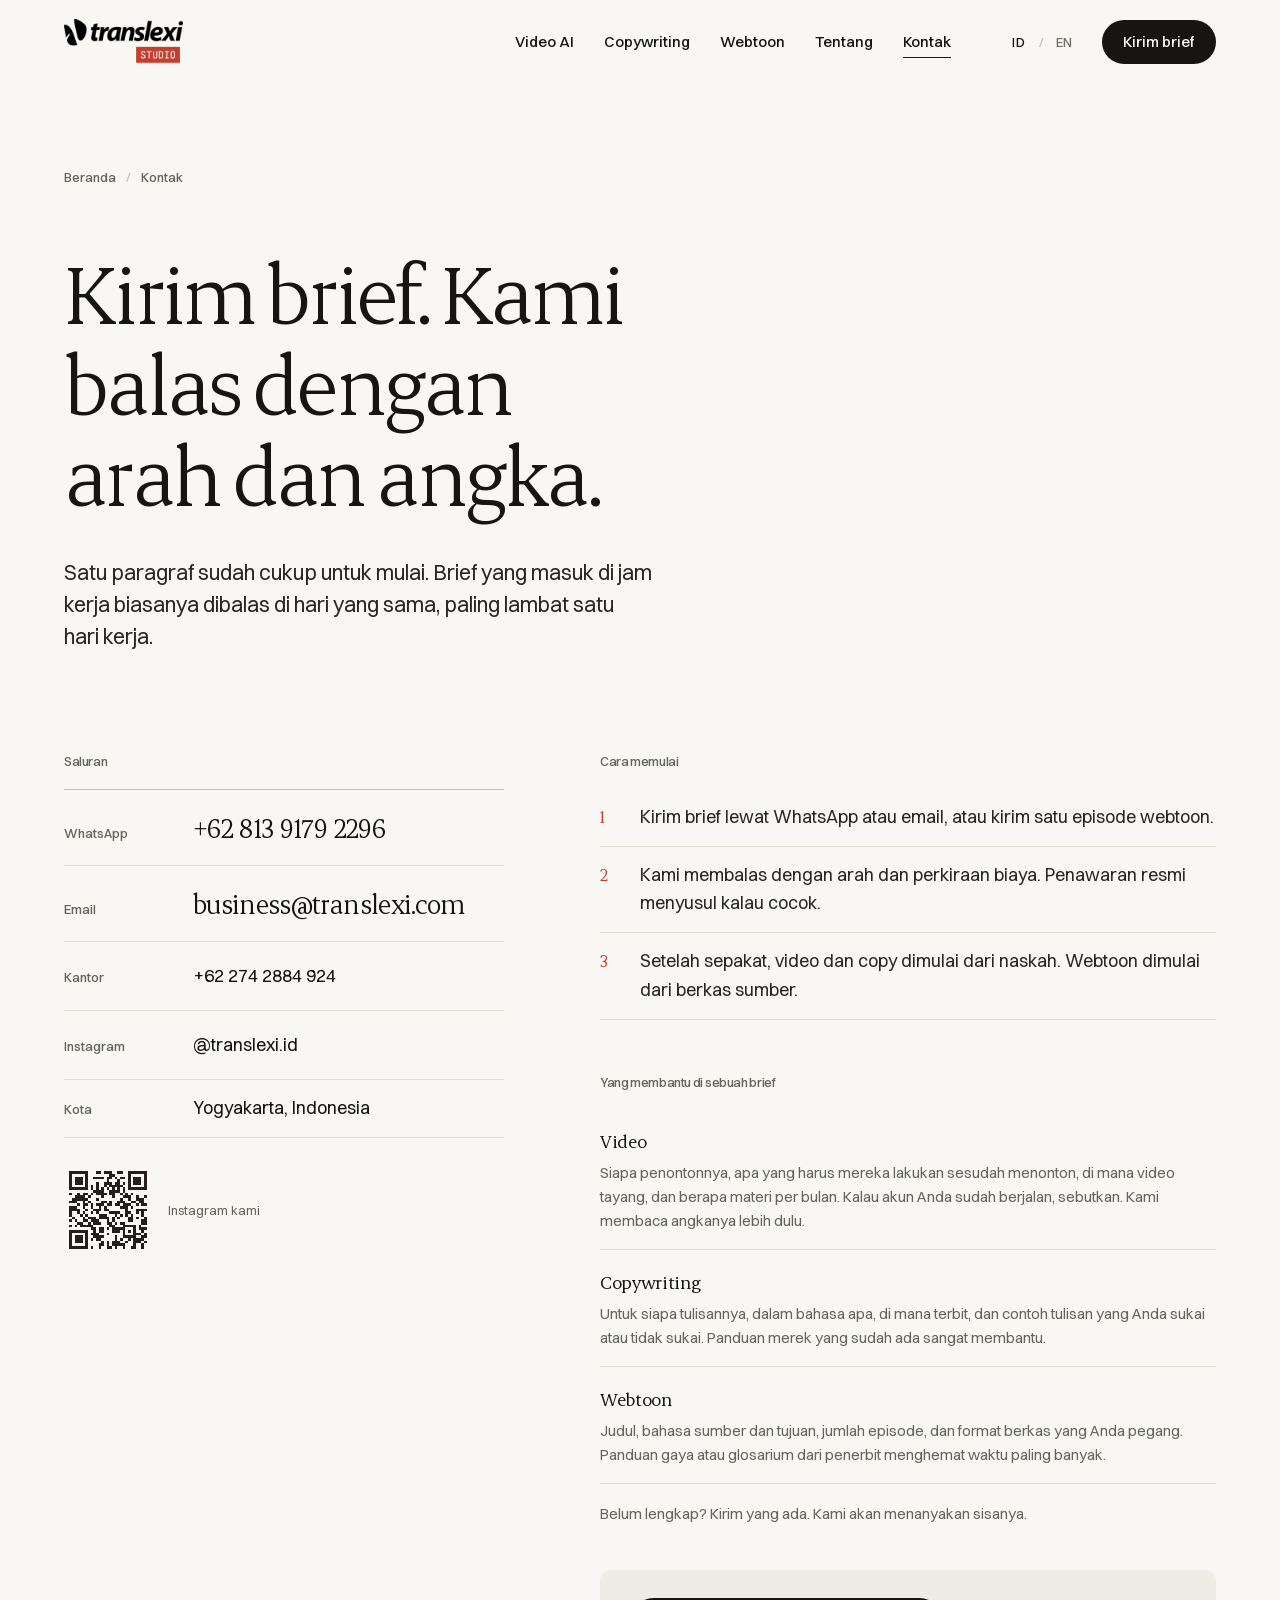
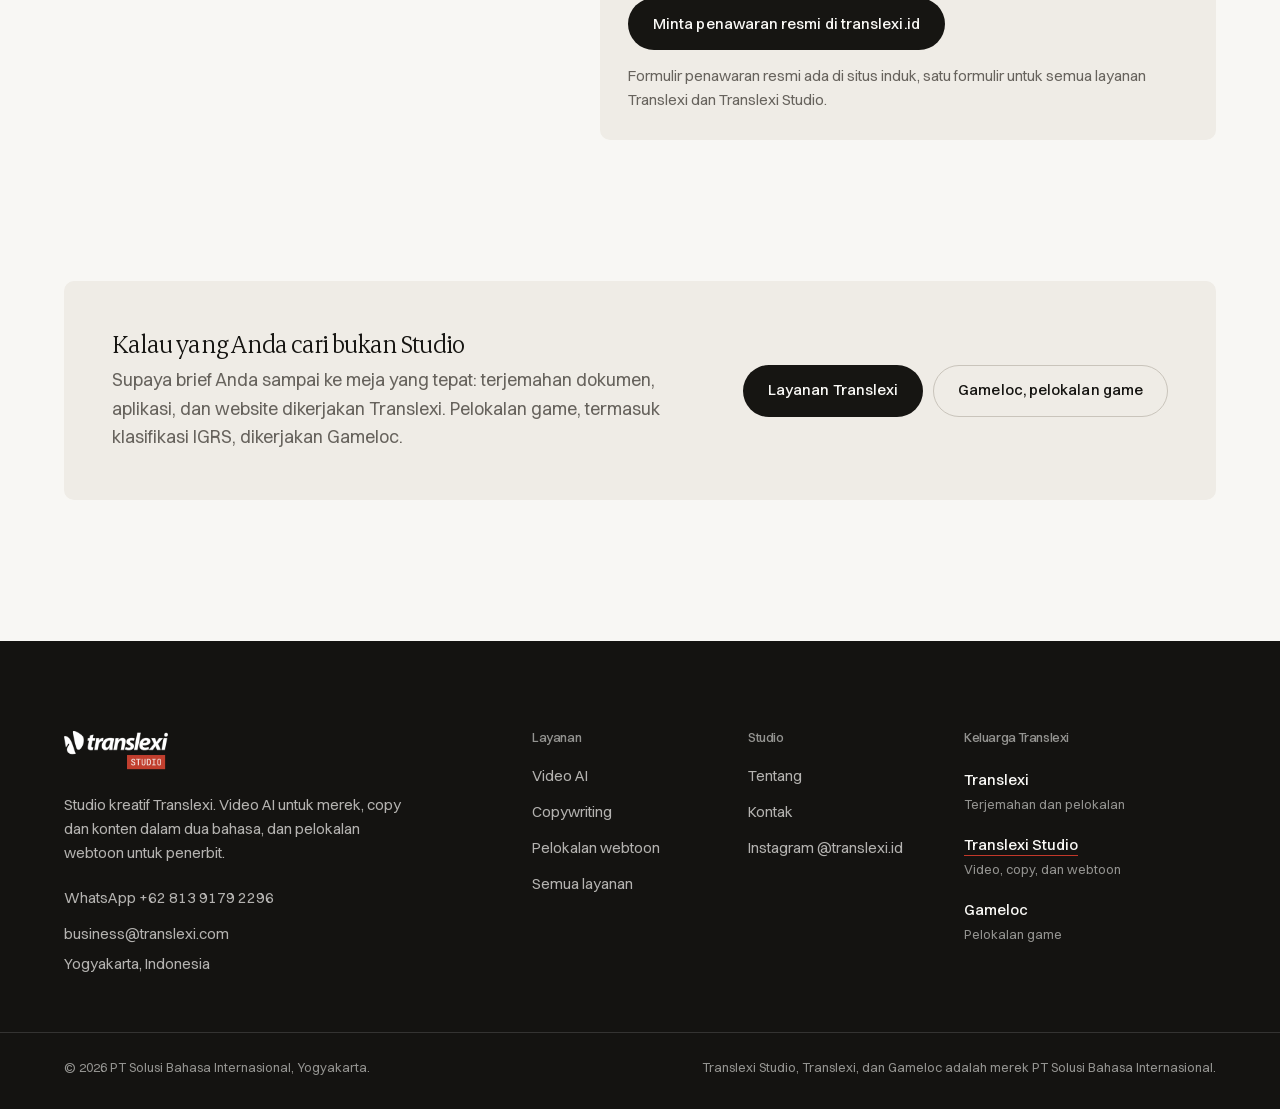
<file: kontak/index.html>
<!DOCTYPE html>
<html lang="id">
<head>
<meta charset="utf-8">
<meta name="viewport" content="width=device-width, initial-scale=1">
<title>Kontak Translexi Studio — Kirim Brief Video, Copy, atau Webtoon</title>
<meta name="description" content="Hubungi Translexi Studio di Yogyakarta. Kirim brief video, copywriting, atau satu episode webtoon. Kami membalas dengan arah dan perkiraan biaya.">
<meta name="theme-color" content="#F8F7F4">
<link rel="canonical" href="https://studio.translexi.id/kontak/">
<link rel="alternate" hreflang="id" href="https://studio.translexi.id/kontak/">
<link rel="alternate" hreflang="en" href="https://studio.translexi.com/contact/">
<link rel="alternate" hreflang="x-default" href="https://studio.translexi.com/contact/">
<meta property="og:type" content="website">
<meta property="og:site_name" content="Translexi Studio">
<meta property="og:title" content="Kontak Translexi Studio — Kirim Brief Video, Copy, atau Webtoon">
<meta property="og:description" content="Hubungi Translexi Studio di Yogyakarta. Kirim brief video, copywriting, atau satu episode webtoon. Kami membalas dengan arah dan perkiraan biaya.">
<meta property="og:url" content="https://studio.translexi.id/kontak/">
<meta property="og:image" content="https://studio.translexi.id/assets/img/og-default.jpg">
<meta property="og:locale" content="id_ID">
<meta property="og:image:width" content="1200">
<meta property="og:image:height" content="630">
<meta property="og:image:alt" content="Translexi Studio">
<meta name="twitter:card" content="summary_large_image">
<meta name="twitter:image" content="https://studio.translexi.id/assets/img/og-default.jpg">
<link rel="icon" type="image/png" href="/assets/img/favicon.png">
<link rel="apple-touch-icon" href="/assets/img/apple-touch-icon.png">
<link rel="preload" href="/assets/font/erode.woff2" as="font" type="font/woff2" crossorigin>
<link rel="preload" href="/assets/font/switzer.woff2" as="font" type="font/woff2" crossorigin>
<script>document.documentElement.className+=" js"</script>
<link rel="stylesheet" href="/assets/css/site.css">
<script type="speculationrules">
{"prerender":[{"where":{"and":[{"href_matches":"/*"},{"not":{"href_matches":"/assets/*"}},{"not":{"href_matches":"/jupiter/*"}},{"not":{"href_matches":"/hpi/*"}}]},"eagerness":"moderate"}]}
</script>
<script type="application/ld+json">{"@context":"https://schema.org","@graph":[{"@type":"Organization","@id":"https://studio.translexi.id/#organization","name":"Translexi Studio","url":"https://studio.translexi.id/","description":"Studio kreatif Translexi: produksi video AI, copywriting Indonesia–Inggris, dan pelokalan webtoon","logo":"https://studio.translexi.id/assets/logo/studio-logo.png","parentOrganization":{"@type":"Organization","name":"PT Solusi Bahasa Internasional","alternateName":"Translexi","url":"https://translexi.id","subOrganization":[{"@type":"Organization","name":"Translexi Studio","url":"https://studio.translexi.id/"},{"@type":"Organization","name":"Gameloc","alternateName":"Translexi Game Localization","url":"https://gameloc.translexi.com/"}]},"address":{"@type":"PostalAddress","addressLocality":"Yogyakarta","addressCountry":"ID"},"email":"business@translexi.com","telephone":"+62 274 2884 924","contactPoint":[{"@type":"ContactPoint","contactType":"sales","telephone":"+62 813 9179 2296","url":"https://wa.me/6281391792296","availableLanguage":["id","en"]}],"areaServed":"Worldwide","knowsLanguage":["id","en","ko","fr","es"],"sameAs":["https://www.instagram.com/translexi.id/","https://translexi.id"],"image":"https://studio.translexi.id/assets/img/og-default.jpg","inLanguage":"id"},{"@type":"BreadcrumbList","itemListElement":[{"@type":"ListItem","position":1,"name":"home","item":"https://studio.translexi.id/"},{"@type":"ListItem","position":2,"name":"contact","item":"https://studio.translexi.id/kontak/"}],"inLanguage":"id"}]}</script>
</head>
<body class="hal-contact">
<a class="lompat" href="#isi">Langsung ke isi</a>
<header class="nav" id="nav">
  <div class="wadah nav__baris">
    <a class="nav__merek" href="/" aria-label="Translexi Studio">
      <img class="nav__logo nav__logo--gelap" src="/assets/logo/studio-dark.webp" alt="Translexi Studio" width="1200" height="463">
    </a>
    <nav class="nav__menu" id="menu" aria-label="Navigasi utama">
      <ul class="nav__daftar">
        <li><a href="/layanan/video-ai/">Video AI</a></li>
        <li><a href="/layanan/copywriting/">Copywriting</a></li>
        <li><a href="/layanan/pelokalan-webtoon/">Webtoon</a></li>
        <li><a href="/tentang/">Tentang</a></li>
        <li><a href="/kontak/" aria-current="page">Kontak</a></li>
      </ul>
      <div class="nav__aksi">
        <div class="bahasa" role="group" aria-label="Pilih bahasa">
          <a href="https://studio.translexi.id/kontak/" hreflang="id" lang="id" aria-current="true">ID</a>
          <span aria-hidden="true">/</span>
          <a href="https://studio.translexi.com/contact/" hreflang="en" lang="en">EN</a>
        </div>
        <a class="tombol tombol--isi nav__cta" href="/kontak/">Kirim brief</a>
      </div>
    </nav>
    <button class="nav__burger" id="burger" type="button" aria-expanded="false" aria-controls="menu" aria-label="Menu"><span></span><span></span></button>
  </div>
</header>
<main id="isi">

<section class="kepala">
  <div class="wadah kepala__grid">
    <div class="kepala__utama">
      <nav class="kepala__jejak" aria-label="Breadcrumb">
        <a href="/">Beranda</a>
        <span aria-hidden="true">/</span><span aria-current="page">Kontak</span>
      </nav>
      <h1 class="kepala__judul">Kirim brief. Kami balas dengan arah dan angka.</h1>
      <p class="kepala__lede">Satu paragraf sudah cukup untuk mulai. Brief yang masuk di jam kerja biasanya dibalas di hari yang sama, paling lambat satu hari kerja.</p>
    </div>
  </div>
</section>


<section class="bagian kontak">
  <div class="wadah kontak__grid">
    <div class="kontak__saluran">
      <h2 class="kontak__kecil">Saluran</h2>
      <ul class="saluran">
        <li><span>WhatsApp</span><a class="saluran__utama" href="https://wa.me/6281391792296" rel="noopener">+62 813 9179 2296</a></li>
        <li><span>Email</span><a class="saluran__utama" href="mailto:business@translexi.com">business@translexi.com</a></li>
        <li><span>Kantor</span><a href="tel:+622742884924">+62 274 2884 924</a></li>
        <li><span>Instagram</span><a href="https://www.instagram.com/translexi.id/" rel="noopener">@translexi.id</a></li>
        <li><span>Kota</span>Yogyakarta, Indonesia</li>
      </ul>
      <div class="kontak__qr">
        <svg xmlns="http://www.w3.org/2000/svg" viewBox="0 0 33 33" shape-rendering="crispEdges" role="img" aria-label="Instagram Translexi Studio"><rect fill="#fff"/><g fill="#241E1E"><rect x="2" y="2" width="7" height="1"/><rect x="12" y="2" width="2" height="1"/><rect x="15" y="2" width="3" height="1"/><rect x="20" y="2" width="2" height="1"/><rect x="24" y="2" width="7" height="1"/><rect x="2" y="3" width="1" height="1"/><rect x="8" y="3" width="1" height="1"/><rect x="17" y="3" width="2" height="1"/><rect x="24" y="3" width="1" height="1"/><rect x="30" y="3" width="1" height="1"/><rect x="2" y="4" width="1" height="1"/><rect x="4" y="4" width="3" height="1"/><rect x="8" y="4" width="1" height="1"/><rect x="11" y="4" width="4" height="1"/><rect x="16" y="4" width="2" height="1"/><rect x="19" y="4" width="1" height="1"/><rect x="21" y="4" width="2" height="1"/><rect x="24" y="4" width="1" height="1"/><rect x="26" y="4" width="3" height="1"/><rect x="30" y="4" width="1" height="1"/><rect x="2" y="5" width="1" height="1"/><rect x="4" y="5" width="3" height="1"/><rect x="8" y="5" width="1" height="1"/><rect x="16" y="5" width="1" height="1"/><rect x="20" y="5" width="1" height="1"/><rect x="24" y="5" width="1" height="1"/><rect x="26" y="5" width="3" height="1"/><rect x="30" y="5" width="1" height="1"/><rect x="2" y="6" width="1" height="1"/><rect x="4" y="6" width="3" height="1"/><rect x="8" y="6" width="1" height="1"/><rect x="12" y="6" width="1" height="1"/><rect x="15" y="6" width="3" height="1"/><rect x="19" y="6" width="2" height="1"/><rect x="22" y="6" width="1" height="1"/><rect x="24" y="6" width="1" height="1"/><rect x="26" y="6" width="3" height="1"/><rect x="30" y="6" width="1" height="1"/><rect x="2" y="7" width="1" height="1"/><rect x="8" y="7" width="1" height="1"/><rect x="10" y="7" width="1" height="1"/><rect x="12" y="7" width="1" height="1"/><rect x="15" y="7" width="1" height="1"/><rect x="17" y="7" width="5" height="1"/><rect x="24" y="7" width="1" height="1"/><rect x="30" y="7" width="1" height="1"/><rect x="2" y="8" width="7" height="1"/><rect x="10" y="8" width="1" height="1"/><rect x="12" y="8" width="1" height="1"/><rect x="14" y="8" width="1" height="1"/><rect x="16" y="8" width="1" height="1"/><rect x="18" y="8" width="1" height="1"/><rect x="20" y="8" width="1" height="1"/><rect x="22" y="8" width="1" height="1"/><rect x="24" y="8" width="7" height="1"/><rect x="11" y="9" width="4" height="1"/><rect x="17" y="9" width="4" height="1"/><rect x="22" y="9" width="1" height="1"/><rect x="2" y="10" width="1" height="1"/><rect x="5" y="10" width="1" height="1"/><rect x="7" y="10" width="2" height="1"/><rect x="10" y="10" width="1" height="1"/><rect x="12" y="10" width="4" height="1"/><rect x="17" y="10" width="2" height="1"/><rect x="21" y="10" width="1" height="1"/><rect x="23" y="10" width="1" height="1"/><rect x="25" y="10" width="1" height="1"/><rect x="4" y="11" width="4" height="1"/><rect x="9" y="11" width="1" height="1"/><rect x="14" y="11" width="1" height="1"/><rect x="18" y="11" width="1" height="1"/><rect x="22" y="11" width="3" height="1"/><rect x="27" y="11" width="1" height="1"/><rect x="30" y="11" width="1" height="1"/><rect x="3" y="12" width="6" height="1"/><rect x="12" y="12" width="1" height="1"/><rect x="21" y="12" width="1" height="1"/><rect x="24" y="12" width="1" height="1"/><rect x="27" y="12" width="3" height="1"/><rect x="2" y="13" width="3" height="1"/><rect x="7" y="13" width="1" height="1"/><rect x="9" y="13" width="1" height="1"/><rect x="14" y="13" width="2" height="1"/><rect x="17" y="13" width="1" height="1"/><rect x="20" y="13" width="3" height="1"/><rect x="25" y="13" width="2" height="1"/><rect x="28" y="13" width="2" height="1"/><rect x="5" y="14" width="1" height="1"/><rect x="7" y="14" width="2" height="1"/><rect x="10" y="14" width="1" height="1"/><rect x="12" y="14" width="3" height="1"/><rect x="16" y="14" width="2" height="1"/><rect x="19" y="14" width="2" height="1"/><rect x="22" y="14" width="3" height="1"/><rect x="27" y="14" width="1" height="1"/><rect x="29" y="14" width="2" height="1"/><rect x="2" y="15" width="3" height="1"/><rect x="7" y="15" width="1" height="1"/><rect x="10" y="15" width="1" height="1"/><rect x="13" y="15" width="1" height="1"/><rect x="15" y="15" width="1" height="1"/><rect x="21" y="15" width="3" height="1"/><rect x="25" y="15" width="1" height="1"/><rect x="2" y="16" width="4" height="1"/><rect x="8" y="16" width="1" height="1"/><rect x="11" y="16" width="3" height="1"/><rect x="15" y="16" width="2" height="1"/><rect x="23" y="16" width="1" height="1"/><rect x="27" y="16" width="4" height="1"/><rect x="2" y="17" width="1" height="1"/><rect x="5" y="17" width="1" height="1"/><rect x="7" y="17" width="1" height="1"/><rect x="10" y="17" width="1" height="1"/><rect x="12" y="17" width="1" height="1"/><rect x="17" y="17" width="4" height="1"/><rect x="23" y="17" width="2" height="1"/><rect x="27" y="17" width="1" height="1"/><rect x="29" y="17" width="1" height="1"/><rect x="2" y="18" width="1" height="1"/><rect x="6" y="18" width="1" height="1"/><rect x="8" y="18" width="1" height="1"/><rect x="13" y="18" width="3" height="1"/><rect x="19" y="18" width="1" height="1"/><rect x="21" y="18" width="1" height="1"/><rect x="23" y="18" width="1" height="1"/><rect x="25" y="18" width="1" height="1"/><rect x="29" y="18" width="1" height="1"/><rect x="3" y="19" width="1" height="1"/><rect x="7" y="19" width="1" height="1"/><rect x="9" y="19" width="3" height="1"/><rect x="13" y="19" width="4" height="1"/><rect x="18" y="19" width="1" height="1"/><rect x="20" y="19" width="1" height="1"/><rect x="24" y="19" width="2" height="1"/><rect x="27" y="19" width="1" height="1"/><rect x="30" y="19" width="1" height="1"/><rect x="2" y="20" width="1" height="1"/><rect x="4" y="20" width="1" height="1"/><rect x="7" y="20" width="2" height="1"/><rect x="10" y="20" width="3" height="1"/><rect x="16" y="20" width="1" height="1"/><rect x="18" y="20" width="1" height="1"/><rect x="24" y="20" width="2" height="1"/><rect x="29" y="20" width="2" height="1"/><rect x="5" y="21" width="2" height="1"/><rect x="9" y="21" width="1" height="1"/><rect x="11" y="21" width="3" height="1"/><rect x="16" y="21" width="2" height="1"/><rect x="19" y="21" width="1" height="1"/><rect x="21" y="21" width="2" height="1"/><rect x="29" y="21" width="2" height="1"/><rect x="2" y="22" width="1" height="1"/><rect x="4" y="22" width="1" height="1"/><rect x="6" y="22" width="5" height="1"/><rect x="17" y="22" width="2" height="1"/><rect x="22" y="22" width="5" height="1"/><rect x="28" y="22" width="1" height="1"/><rect x="10" y="23" width="2" height="1"/><rect x="13" y="23" width="2" height="1"/><rect x="16" y="23" width="1" height="1"/><rect x="18" y="23" width="5" height="1"/><rect x="26" y="23" width="1" height="1"/><rect x="28" y="23" width="3" height="1"/><rect x="2" y="24" width="7" height="1"/><rect x="11" y="24" width="1" height="1"/><rect x="13" y="24" width="2" height="1"/><rect x="18" y="24" width="3" height="1"/><rect x="22" y="24" width="1" height="1"/><rect x="24" y="24" width="1" height="1"/><rect x="26" y="24" width="1" height="1"/><rect x="29" y="24" width="1" height="1"/><rect x="2" y="25" width="1" height="1"/><rect x="8" y="25" width="1" height="1"/><rect x="10" y="25" width="3" height="1"/><rect x="16" y="25" width="1" height="1"/><rect x="22" y="25" width="1" height="1"/><rect x="26" y="25" width="3" height="1"/><rect x="30" y="25" width="1" height="1"/><rect x="2" y="26" width="1" height="1"/><rect x="4" y="26" width="3" height="1"/><rect x="8" y="26" width="1" height="1"/><rect x="11" y="26" width="4" height="1"/><rect x="19" y="26" width="1" height="1"/><rect x="22" y="26" width="5" height="1"/><rect x="29" y="26" width="2" height="1"/><rect x="2" y="27" width="1" height="1"/><rect x="4" y="27" width="3" height="1"/><rect x="8" y="27" width="1" height="1"/><rect x="10" y="27" width="1" height="1"/><rect x="12" y="27" width="2" height="1"/><rect x="19" y="27" width="1" height="1"/><rect x="21" y="27" width="1" height="1"/><rect x="24" y="27" width="1" height="1"/><rect x="26" y="27" width="4" height="1"/><rect x="2" y="28" width="1" height="1"/><rect x="4" y="28" width="3" height="1"/><rect x="8" y="28" width="1" height="1"/><rect x="14" y="28" width="1" height="1"/><rect x="16" y="28" width="1" height="1"/><rect x="18" y="28" width="3" height="1"/><rect x="23" y="28" width="1" height="1"/><rect x="26" y="28" width="3" height="1"/><rect x="30" y="28" width="1" height="1"/><rect x="2" y="29" width="1" height="1"/><rect x="8" y="29" width="1" height="1"/><rect x="13" y="29" width="2" height="1"/><rect x="16" y="29" width="1" height="1"/><rect x="18" y="29" width="5" height="1"/><rect x="26" y="29" width="1" height="1"/><rect x="29" y="29" width="1" height="1"/><rect x="2" y="30" width="7" height="1"/><rect x="10" y="30" width="1" height="1"/><rect x="13" y="30" width="1" height="1"/><rect x="16" y="30" width="2" height="1"/><rect x="19" y="30" width="1" height="1"/><rect x="22" y="30" width="1" height="1"/><rect x="25" y="30" width="2" height="1"/><rect x="29" y="30" width="1" height="1"/></g></svg>
        <p>Instagram kami</p>
      </div>
    </div>

    <div class="kontak__panduan">
      <h2 class="kontak__kecil">Cara memulai</h2>
      <ol class="mulai">
<li>Kirim brief lewat WhatsApp atau email, atau kirim satu episode webtoon.</li><li>Kami membalas dengan arah dan perkiraan biaya. Penawaran resmi menyusul kalau cocok.</li><li>Setelah sepakat, video dan copy dimulai dari naskah. Webtoon dimulai dari berkas sumber.</li>      </ol>

      <h2 class="kontak__kecil">Yang membantu di sebuah brief</h2>
      <dl class="brief">
        <div class="brief__baris"><dt>Video</dt><dd>Siapa penontonnya, apa yang harus mereka lakukan sesudah menonton, di mana video tayang, dan berapa materi per bulan. Kalau akun Anda sudah berjalan, sebutkan. Kami membaca angkanya lebih dulu.</dd></div>
        <div class="brief__baris"><dt>Copywriting</dt><dd>Untuk siapa tulisannya, dalam bahasa apa, di mana terbit, dan contoh tulisan yang Anda sukai atau tidak sukai. Panduan merek yang sudah ada sangat membantu.</dd></div>
        <div class="brief__baris"><dt>Webtoon</dt><dd>Judul, bahasa sumber dan tujuan, jumlah episode, dan format berkas yang Anda pegang. Panduan gaya atau glosarium dari penerbit menghemat waktu paling banyak.</dd></div>
      </dl>
      <p class="brief__catatan">Belum lengkap? Kirim yang ada. Kami akan menanyakan sisanya.</p>

      <div class="kontak__resmi">
        <a class="tombol tombol--isi" href="https://translexi.id/penawaran" rel="noopener">Minta penawaran resmi di translexi.id</a>
        <p>Formulir penawaran resmi ada di situs induk, satu formulir untuk semua layanan Translexi dan Translexi Studio.</p>
      </div>
    </div>
  </div>
</section>

<section class="bagian silang">
  <div class="wadah">
    <div class="silang__kotak">
      <div class="silang__teks">
        <h2>Kalau yang Anda cari bukan Studio</h2>
        <p>Supaya brief Anda sampai ke meja yang tepat: terjemahan dokumen, aplikasi, dan website dikerjakan Translexi. Pelokalan game, termasuk klasifikasi IGRS, dikerjakan Gameloc.</p>
      </div>
      <div class="silang__aksi">
        <a class="tombol tombol--isi"
           href="https://translexi.id" rel="noopener">Layanan Translexi</a>
        <a class="tombol tombol--garis"
           href="https://gameloc.translexi.com/" rel="noopener">Gameloc, pelokalan game</a>
      </div>
    </div>
  </div>
</section>

</main>
<footer class="kaki">
  <div class="wadah kaki__grid">
    <div class="kaki__merek">
      <img src="/assets/logo/studio.webp" alt="Translexi Studio" width="1200" height="463" decoding="async">
      <p>Studio kreatif Translexi. Video AI untuk merek, copy dan konten dalam dua bahasa, dan pelokalan webtoon untuk penerbit.</p>
      <ul class="kaki__kontak">
        <li><a href="https://wa.me/6281391792296" rel="noopener">WhatsApp +62 813 9179 2296</a></li>
        <li><a href="mailto:business@translexi.com">business@translexi.com</a></li>
        <li>Yogyakarta, Indonesia</li>
      </ul>
    </div>
    <div class="kaki__kolom">
      <h2 class="kaki__kepala">Layanan</h2>
      <ul>
<li><a href="/layanan/video-ai/">Video AI</a></li><li><a href="/layanan/copywriting/">Copywriting</a></li><li><a href="/layanan/pelokalan-webtoon/">Pelokalan webtoon</a></li>        <li><a href="/layanan/">Semua layanan</a></li>
      </ul>
    </div>
    <div class="kaki__kolom">
      <h2 class="kaki__kepala">Studio</h2>
      <ul>
        <li><a href="/tentang/">Tentang</a></li>
        <li><a href="/kontak/">Kontak</a></li>
        <li><a href="https://www.instagram.com/translexi.id/" rel="noopener">Instagram @translexi.id</a></li>
      </ul>
    </div>
    <div class="kaki__kolom kaki__keluarga">
      <h2 class="kaki__kepala">Keluarga Translexi</h2>
      <ul>
        <li>
          <a href="https://translexi.id" rel="noopener">Translexi</a>
          <span>Terjemahan dan pelokalan</span>
        </li>
        <li class="ini">
          <a href="/">Translexi Studio</a>
          <span>Video, copy, dan webtoon</span>
        </li>
        <li>
          <a href="https://gameloc.translexi.com/" rel="noopener">Gameloc</a>
          <span>Pelokalan game</span>
        </li>
      </ul>
    </div>
  </div>
  <div class="wadah kaki__legal"><p>© 2026 PT Solusi Bahasa Internasional, Yogyakarta.</p><p>Translexi Studio, Translexi, dan Gameloc adalah merek PT Solusi Bahasa Internasional.</p></div>
</footer>
<script src="/assets/js/site.js" defer></script>
</body>
</html>
</file>
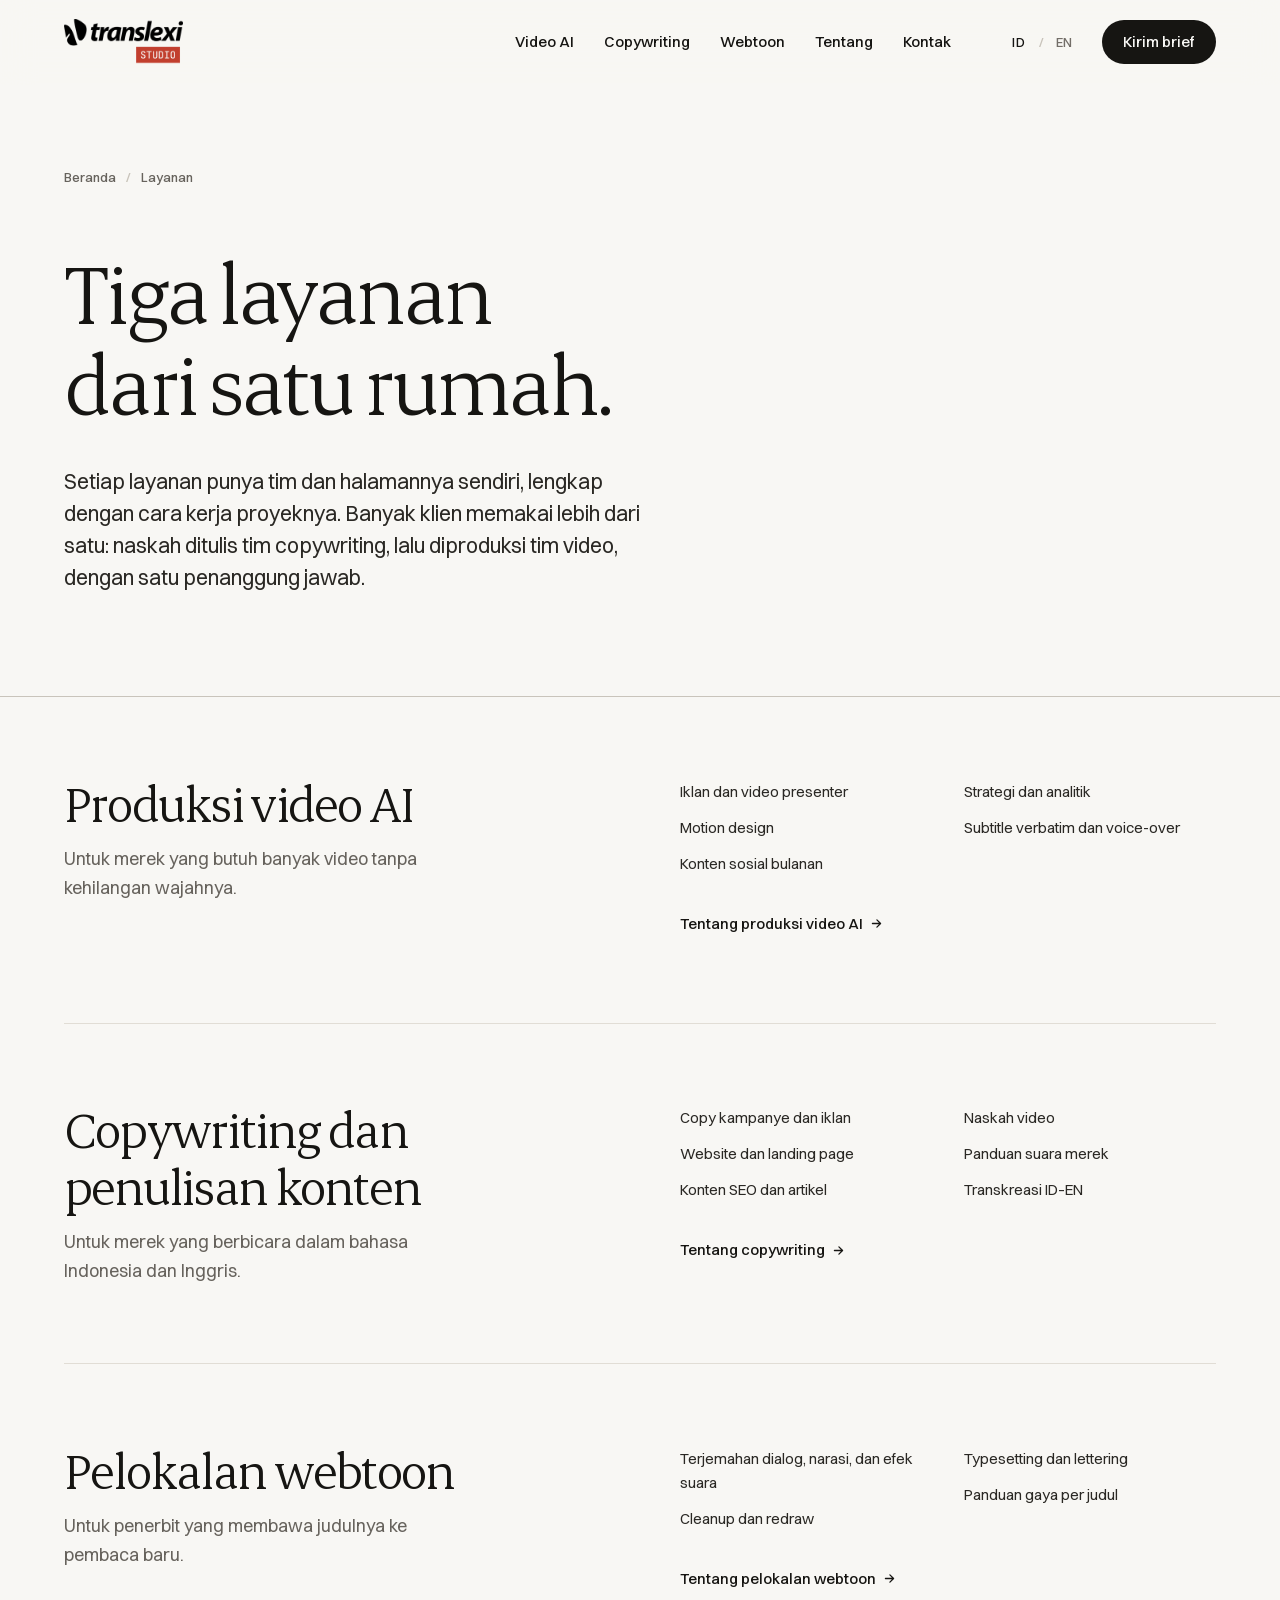
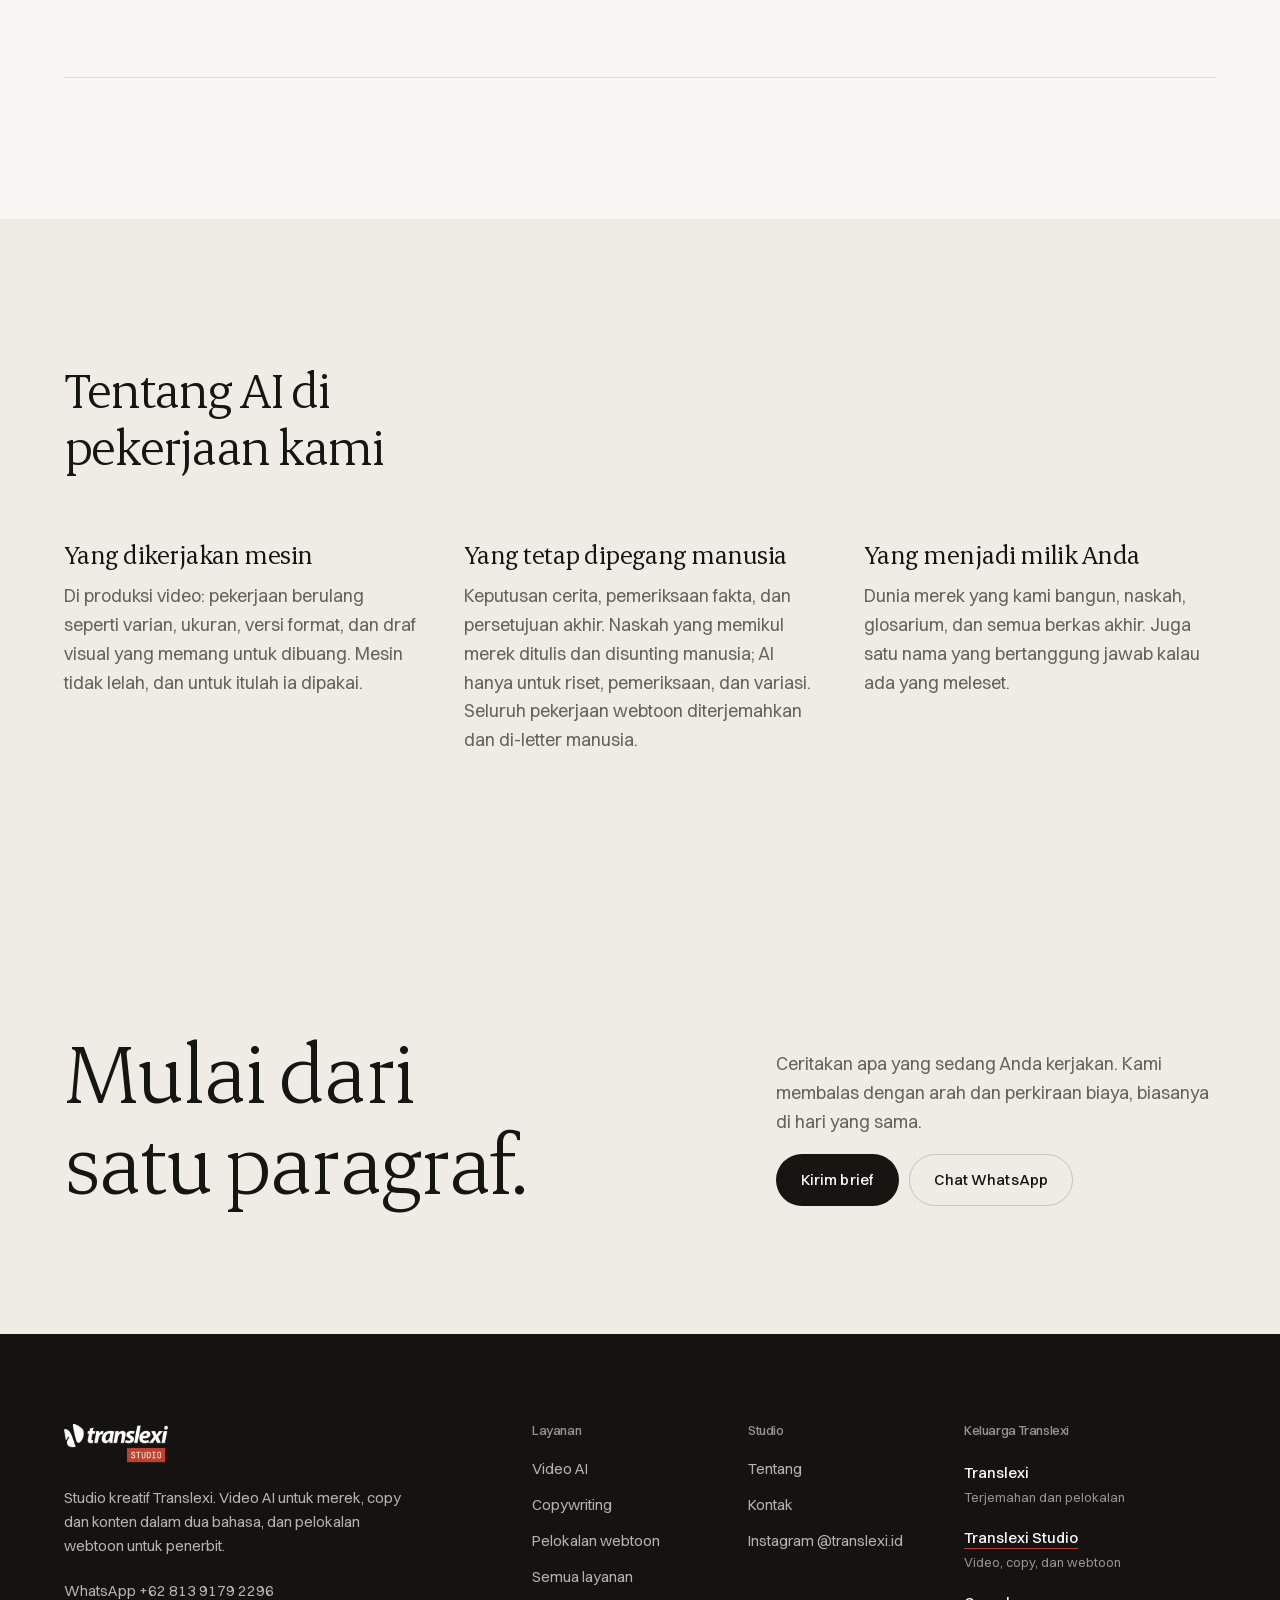
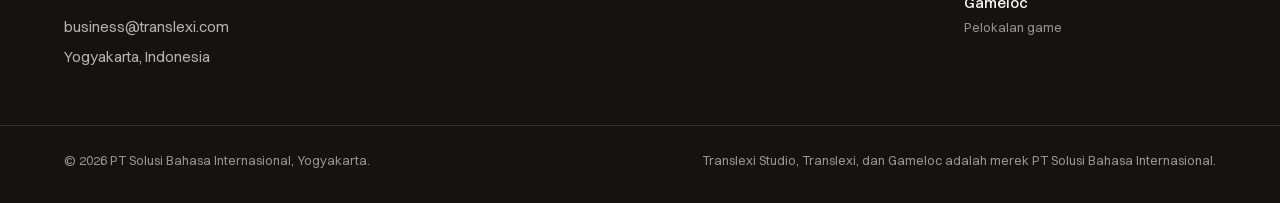
<file: layanan/index.html>
<!DOCTYPE html>
<html lang="id">
<head>
<meta charset="utf-8">
<meta name="viewport" content="width=device-width, initial-scale=1">
<title>Layanan Translexi Studio — Video AI, Copywriting, Webtoon</title>
<meta name="description" content="Semua layanan Translexi Studio: produksi video AI untuk merek, copywriting dan penulisan konten ID–EN, serta pelokalan webtoon dan komik.">
<meta name="theme-color" content="#F8F7F4">
<link rel="canonical" href="https://studio.translexi.id/layanan/">
<link rel="alternate" hreflang="id" href="https://studio.translexi.id/layanan/">
<link rel="alternate" hreflang="en" href="https://studio.translexi.com/services/">
<link rel="alternate" hreflang="x-default" href="https://studio.translexi.com/services/">
<meta property="og:type" content="website">
<meta property="og:site_name" content="Translexi Studio">
<meta property="og:title" content="Layanan Translexi Studio — Video AI, Copywriting, Webtoon">
<meta property="og:description" content="Semua layanan Translexi Studio: produksi video AI untuk merek, copywriting dan penulisan konten ID–EN, serta pelokalan webtoon dan komik.">
<meta property="og:url" content="https://studio.translexi.id/layanan/">
<meta property="og:image" content="https://studio.translexi.id/assets/img/og-default.jpg">
<meta property="og:locale" content="id_ID">
<meta property="og:image:width" content="1200">
<meta property="og:image:height" content="630">
<meta property="og:image:alt" content="Translexi Studio">
<meta name="twitter:card" content="summary_large_image">
<meta name="twitter:image" content="https://studio.translexi.id/assets/img/og-default.jpg">
<link rel="icon" type="image/png" href="/assets/img/favicon.png">
<link rel="apple-touch-icon" href="/assets/img/apple-touch-icon.png">
<link rel="preload" href="/assets/font/erode.woff2" as="font" type="font/woff2" crossorigin>
<link rel="preload" href="/assets/font/switzer.woff2" as="font" type="font/woff2" crossorigin>
<script>document.documentElement.className+=" js"</script>
<link rel="stylesheet" href="/assets/css/site.css">
<script type="speculationrules">
{"prerender":[{"where":{"and":[{"href_matches":"/*"},{"not":{"href_matches":"/assets/*"}},{"not":{"href_matches":"/jupiter/*"}},{"not":{"href_matches":"/hpi/*"}}]},"eagerness":"moderate"}]}
</script>
<script type="application/ld+json">{"@context":"https://schema.org","@graph":[{"@type":"Organization","@id":"https://studio.translexi.id/#organization","name":"Translexi Studio","url":"https://studio.translexi.id/","description":"Studio kreatif Translexi: produksi video AI, copywriting Indonesia–Inggris, dan pelokalan webtoon","logo":"https://studio.translexi.id/assets/logo/studio-logo.png","parentOrganization":{"@type":"Organization","name":"PT Solusi Bahasa Internasional","alternateName":"Translexi","url":"https://translexi.id","subOrganization":[{"@type":"Organization","name":"Translexi Studio","url":"https://studio.translexi.id/"},{"@type":"Organization","name":"Gameloc","alternateName":"Translexi Game Localization","url":"https://gameloc.translexi.com/"}]},"address":{"@type":"PostalAddress","addressLocality":"Yogyakarta","addressCountry":"ID"},"email":"business@translexi.com","telephone":"+62 274 2884 924","contactPoint":[{"@type":"ContactPoint","contactType":"sales","telephone":"+62 813 9179 2296","url":"https://wa.me/6281391792296","availableLanguage":["id","en"]}],"areaServed":"Worldwide","knowsLanguage":["id","en","ko","fr","es"],"sameAs":["https://www.instagram.com/translexi.id/","https://translexi.id"],"image":"https://studio.translexi.id/assets/img/og-default.jpg","inLanguage":"id"},{"@type":"BreadcrumbList","itemListElement":[{"@type":"ListItem","position":1,"name":"home","item":"https://studio.translexi.id/"},{"@type":"ListItem","position":2,"name":"services","item":"https://studio.translexi.id/layanan/"}],"inLanguage":"id"}]}</script>
</head>
<body class="hal-services">
<a class="lompat" href="#isi">Langsung ke isi</a>
<header class="nav" id="nav">
  <div class="wadah nav__baris">
    <a class="nav__merek" href="/" aria-label="Translexi Studio">
      <img class="nav__logo nav__logo--gelap" src="/assets/logo/studio-dark.webp" alt="Translexi Studio" width="1200" height="463">
    </a>
    <nav class="nav__menu" id="menu" aria-label="Navigasi utama">
      <ul class="nav__daftar">
        <li><a href="/layanan/video-ai/">Video AI</a></li>
        <li><a href="/layanan/copywriting/">Copywriting</a></li>
        <li><a href="/layanan/pelokalan-webtoon/">Webtoon</a></li>
        <li><a href="/tentang/">Tentang</a></li>
        <li><a href="/kontak/">Kontak</a></li>
      </ul>
      <div class="nav__aksi">
        <div class="bahasa" role="group" aria-label="Pilih bahasa">
          <a href="https://studio.translexi.id/layanan/" hreflang="id" lang="id" aria-current="true">ID</a>
          <span aria-hidden="true">/</span>
          <a href="https://studio.translexi.com/services/" hreflang="en" lang="en">EN</a>
        </div>
        <a class="tombol tombol--isi nav__cta" href="/kontak/">Kirim brief</a>
      </div>
    </nav>
    <button class="nav__burger" id="burger" type="button" aria-expanded="false" aria-controls="menu" aria-label="Menu"><span></span><span></span></button>
  </div>
</header>
<main id="isi">

<section class="kepala">
  <div class="wadah kepala__grid">
    <div class="kepala__utama">
      <nav class="kepala__jejak" aria-label="Breadcrumb">
        <a href="/">Beranda</a>
        <span aria-hidden="true">/</span><span aria-current="page">Layanan</span>
      </nav>
      <h1 class="kepala__judul">Tiga layanan dari satu rumah.</h1>
      <p class="kepala__lede">Setiap layanan punya tim dan halamannya sendiri, lengkap dengan cara kerja proyeknya. Banyak klien memakai lebih dari satu: naskah ditulis tim copywriting, lalu diproduksi tim video, dengan satu penanggung jawab.</p>
    </div>
  </div>
</section>


<section class="bagian daftar-layanan">
  <div class="wadah">
    <article class="layanan-blok">
      <div class="layanan-blok__kiri">
        <h2 class="layanan-blok__nama"><a href="/layanan/video-ai/">Produksi video AI</a></h2>
        <p class="layanan-blok__d">Untuk merek yang butuh banyak video tanpa kehilangan wajahnya.</p>
      </div>
      <div class="layanan-blok__kanan">
        <ul class="layanan-blok__poin">
<li>Iklan dan video presenter</li><li>Motion design</li><li>Konten sosial bulanan</li><li>Strategi dan analitik</li><li>Subtitle verbatim dan voice-over</li>        </ul>
        <a class="tautan" href="/layanan/video-ai/">Tentang produksi video AI</a>
      </div>
    </article>
    <article class="layanan-blok">
      <div class="layanan-blok__kiri">
        <h2 class="layanan-blok__nama"><a href="/layanan/copywriting/">Copywriting dan penulisan konten</a></h2>
        <p class="layanan-blok__d">Untuk merek yang berbicara dalam bahasa Indonesia dan Inggris.</p>
      </div>
      <div class="layanan-blok__kanan">
        <ul class="layanan-blok__poin">
<li>Copy kampanye dan iklan</li><li>Website dan landing page</li><li>Konten SEO dan artikel</li><li>Naskah video</li><li>Panduan suara merek</li><li>Transkreasi ID–EN</li>        </ul>
        <a class="tautan" href="/layanan/copywriting/">Tentang copywriting</a>
      </div>
    </article>
    <article class="layanan-blok">
      <div class="layanan-blok__kiri">
        <h2 class="layanan-blok__nama"><a href="/layanan/pelokalan-webtoon/">Pelokalan webtoon</a></h2>
        <p class="layanan-blok__d">Untuk penerbit yang membawa judulnya ke pembaca baru.</p>
      </div>
      <div class="layanan-blok__kanan">
        <ul class="layanan-blok__poin">
<li>Terjemahan dialog, narasi, dan efek suara</li><li>Cleanup dan redraw</li><li>Typesetting dan lettering</li><li>Panduan gaya per judul</li>        </ul>
        <a class="tautan" href="/layanan/pelokalan-webtoon/">Tentang pelokalan webtoon</a>
      </div>
    </article>
  </div>
</section>

<section class="bagian bagian--kertas2 ai" aria-labelledby="ai-judul">
  <div class="wadah">
    <h2 class="judul-bagian" id="ai-judul">Tentang AI di pekerjaan kami</h2>
    <div class="tiga">
      <div class="tiga__blok"><h3>Yang dikerjakan mesin</h3><p>Di produksi video: pekerjaan berulang seperti varian, ukuran, versi format, dan draf visual yang memang untuk dibuang. Mesin tidak lelah, dan untuk itulah ia dipakai.</p></div>
      <div class="tiga__blok"><h3>Yang tetap dipegang manusia</h3><p>Keputusan cerita, pemeriksaan fakta, dan persetujuan akhir. Naskah yang memikul merek ditulis dan disunting manusia; AI hanya untuk riset, pemeriksaan, dan variasi. Seluruh pekerjaan webtoon diterjemahkan dan di-letter manusia.</p></div>
      <div class="tiga__blok"><h3>Yang menjadi milik Anda</h3><p>Dunia merek yang kami bangun, naskah, glosarium, dan semua berkas akhir. Juga satu nama yang bertanggung jawab kalau ada yang meleset.</p></div>
    </div>
  </div>
</section>
<section class="akhir" aria-labelledby="akhir-judul">
  <div class="wadah akhir__isi">
    <h2 class="akhir__judul" id="akhir-judul">Mulai dari satu paragraf.</h2>
    <div class="akhir__kanan">
      <p>Ceritakan apa yang sedang Anda kerjakan. Kami membalas dengan arah dan perkiraan biaya, biasanya di hari yang sama.</p>
      <div class="akhir__aksi">
        <a class="tombol tombol--isi" href="/kontak/">Kirim brief</a>
        <a class="tombol tombol--garis" href="https://wa.me/6281391792296" rel="noopener">Chat WhatsApp</a>
      </div>
    </div>
  </div>
</section>
</main>
<footer class="kaki">
  <div class="wadah kaki__grid">
    <div class="kaki__merek">
      <img src="/assets/logo/studio.webp" alt="Translexi Studio" width="1200" height="463" decoding="async">
      <p>Studio kreatif Translexi. Video AI untuk merek, copy dan konten dalam dua bahasa, dan pelokalan webtoon untuk penerbit.</p>
      <ul class="kaki__kontak">
        <li><a href="https://wa.me/6281391792296" rel="noopener">WhatsApp +62 813 9179 2296</a></li>
        <li><a href="mailto:business@translexi.com">business@translexi.com</a></li>
        <li>Yogyakarta, Indonesia</li>
      </ul>
    </div>
    <div class="kaki__kolom">
      <h2 class="kaki__kepala">Layanan</h2>
      <ul>
<li><a href="/layanan/video-ai/">Video AI</a></li><li><a href="/layanan/copywriting/">Copywriting</a></li><li><a href="/layanan/pelokalan-webtoon/">Pelokalan webtoon</a></li>        <li><a href="/layanan/">Semua layanan</a></li>
      </ul>
    </div>
    <div class="kaki__kolom">
      <h2 class="kaki__kepala">Studio</h2>
      <ul>
        <li><a href="/tentang/">Tentang</a></li>
        <li><a href="/kontak/">Kontak</a></li>
        <li><a href="https://www.instagram.com/translexi.id/" rel="noopener">Instagram @translexi.id</a></li>
      </ul>
    </div>
    <div class="kaki__kolom kaki__keluarga">
      <h2 class="kaki__kepala">Keluarga Translexi</h2>
      <ul>
        <li>
          <a href="https://translexi.id" rel="noopener">Translexi</a>
          <span>Terjemahan dan pelokalan</span>
        </li>
        <li class="ini">
          <a href="/">Translexi Studio</a>
          <span>Video, copy, dan webtoon</span>
        </li>
        <li>
          <a href="https://gameloc.translexi.com/" rel="noopener">Gameloc</a>
          <span>Pelokalan game</span>
        </li>
      </ul>
    </div>
  </div>
  <div class="wadah kaki__legal"><p>© 2026 PT Solusi Bahasa Internasional, Yogyakarta.</p><p>Translexi Studio, Translexi, dan Gameloc adalah merek PT Solusi Bahasa Internasional.</p></div>
</footer>
<script src="/assets/js/site.js" defer></script>
</body>
</html>
</file>
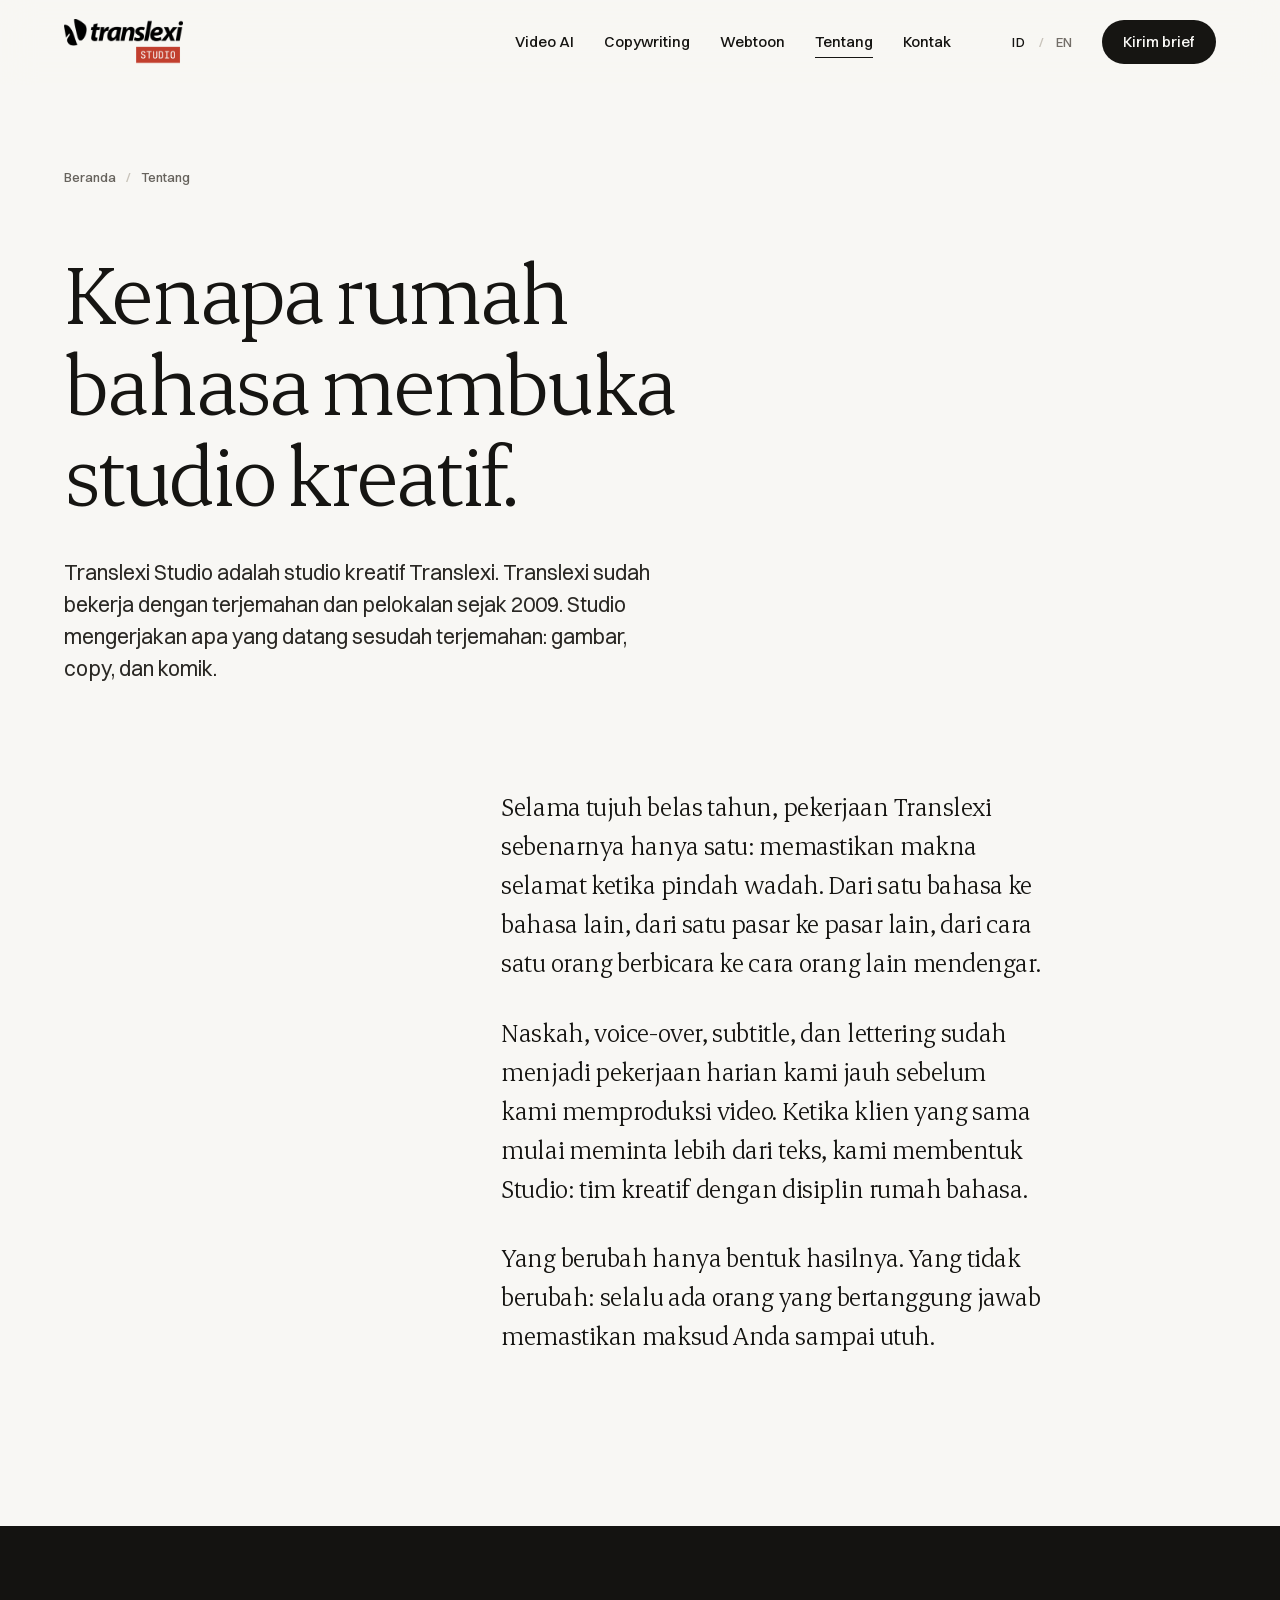
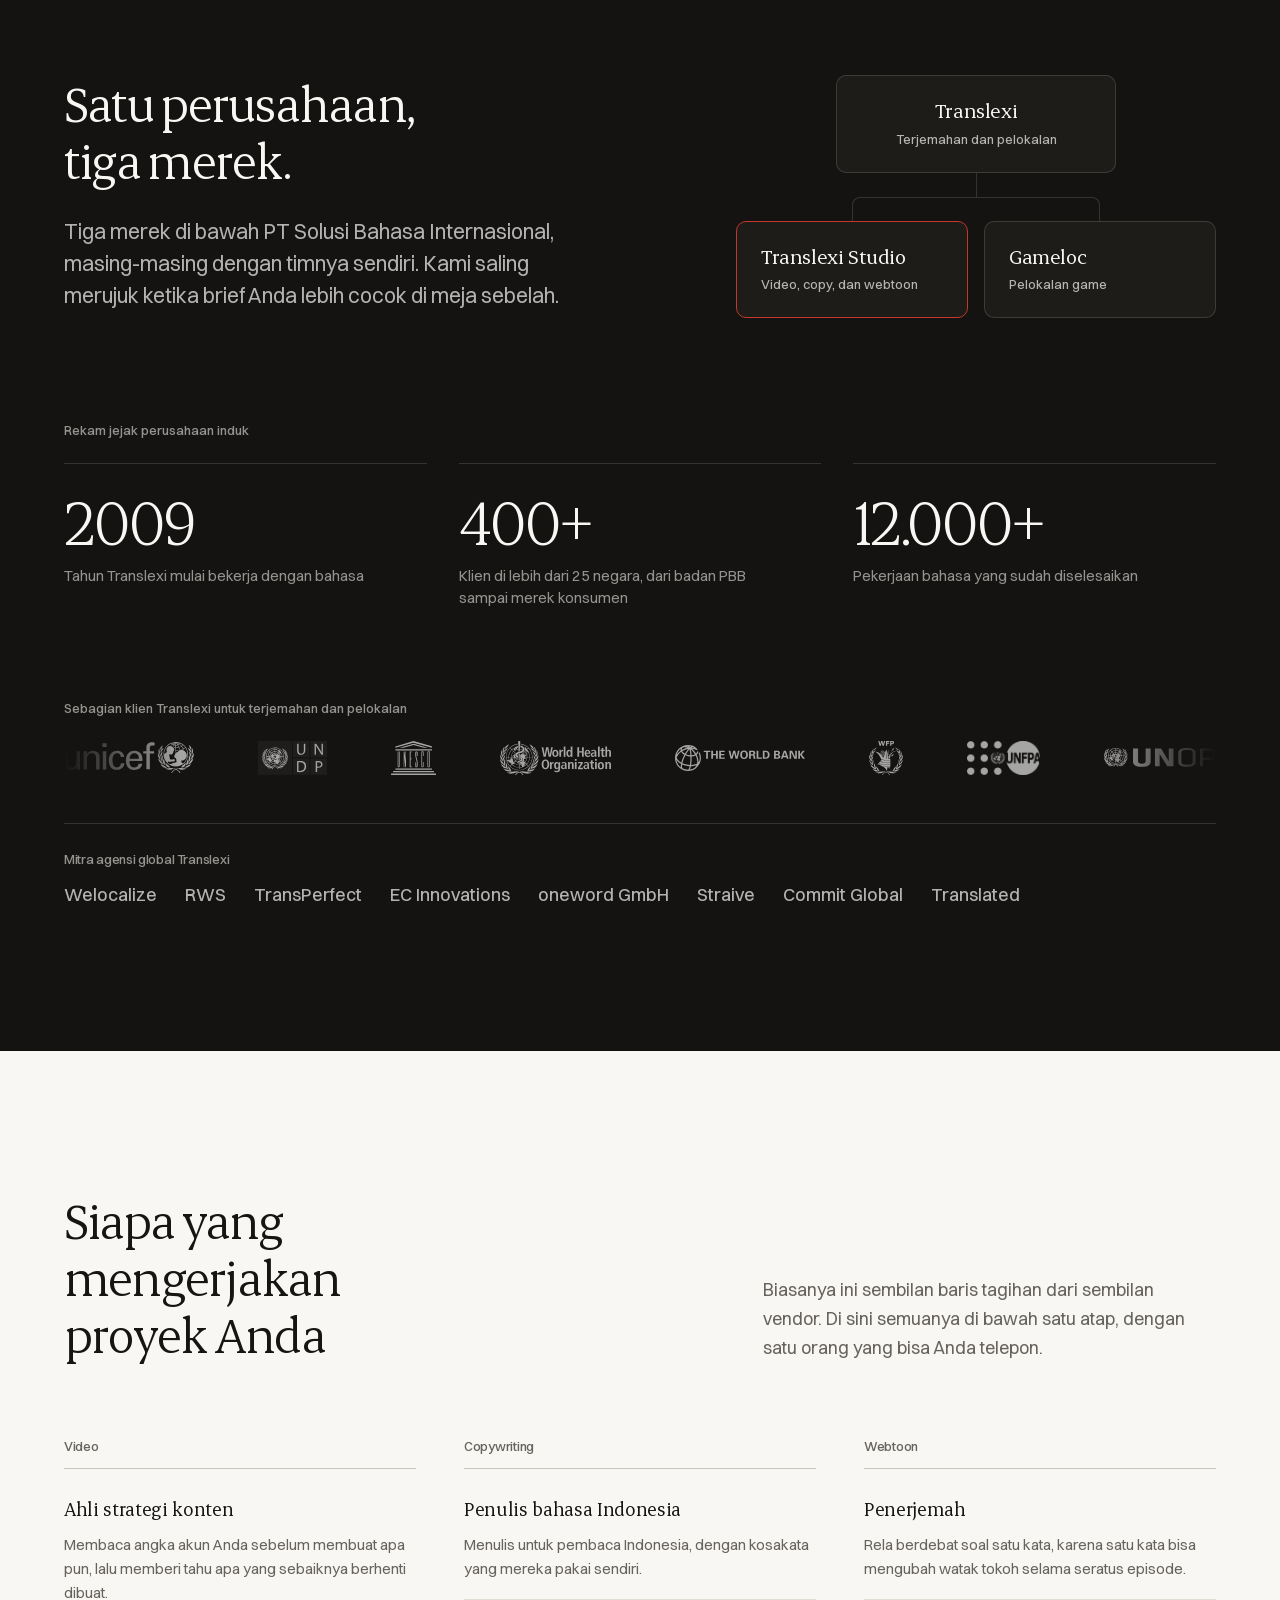
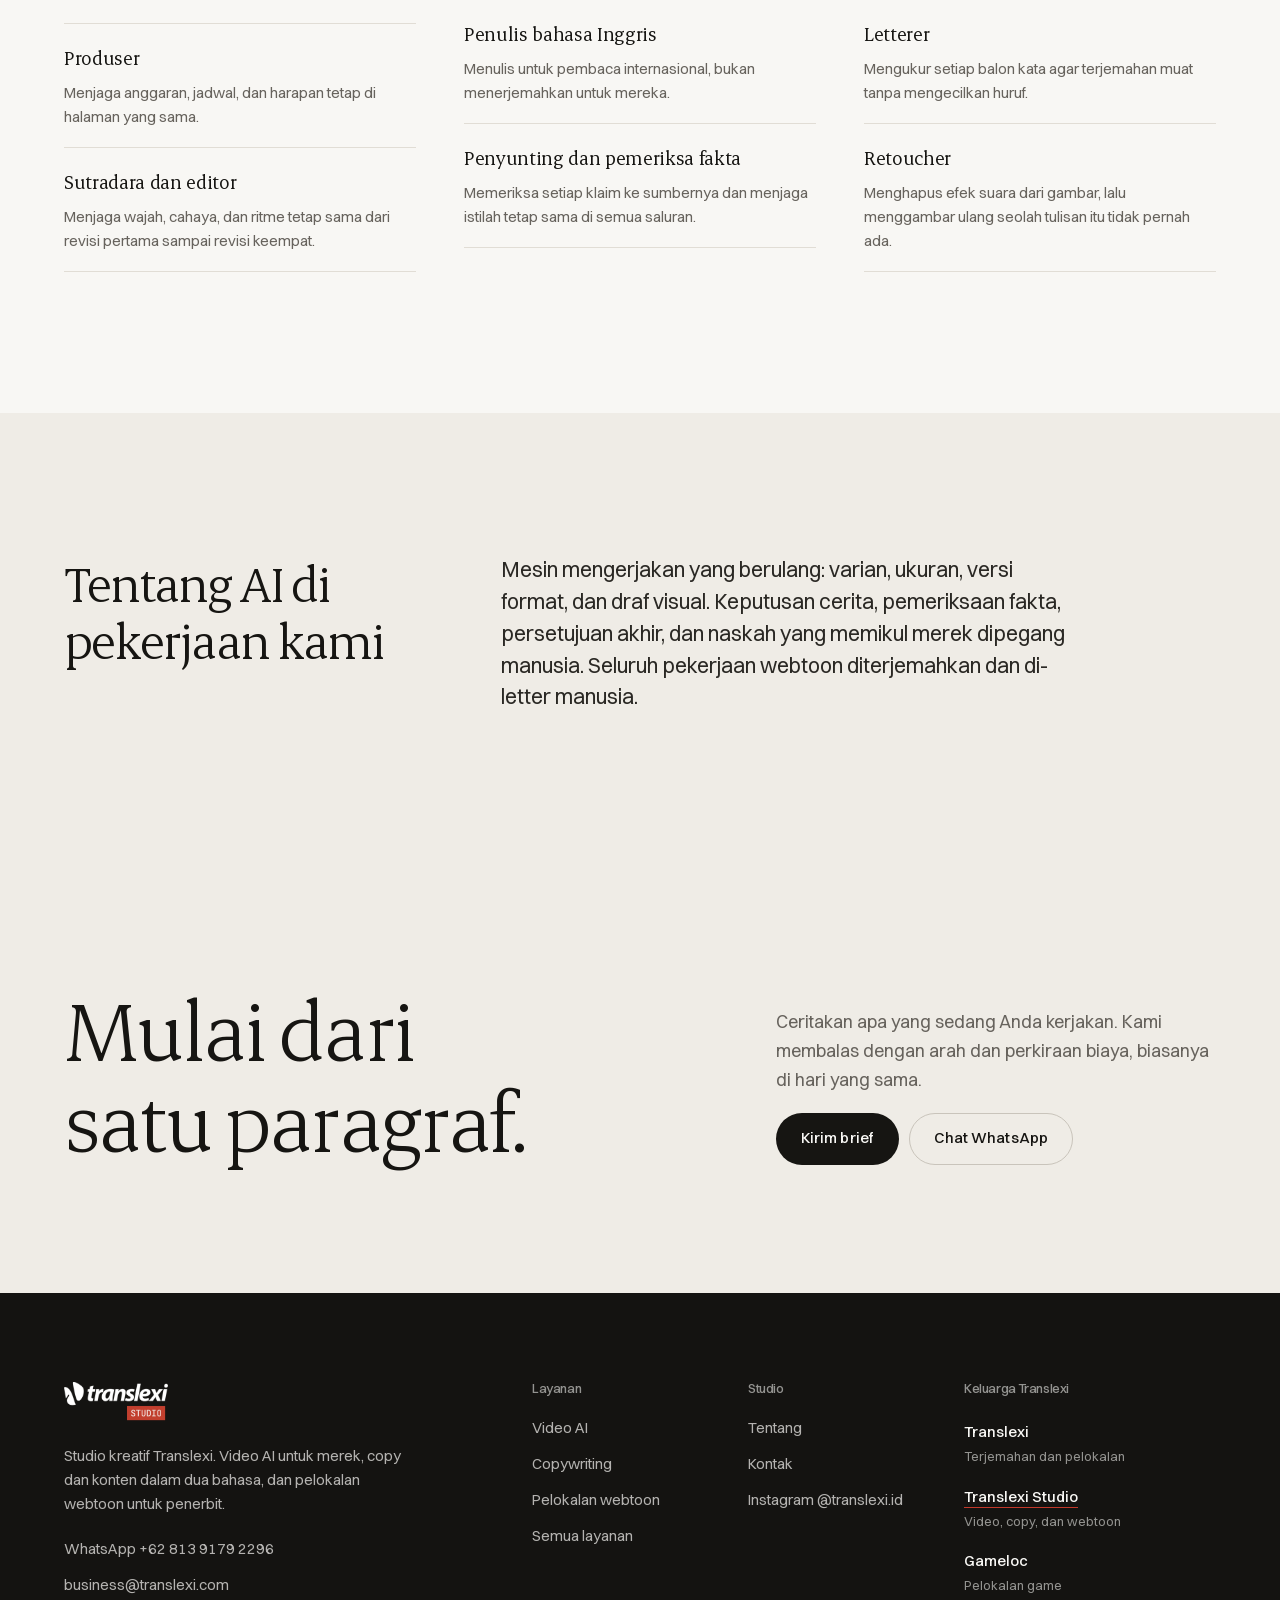
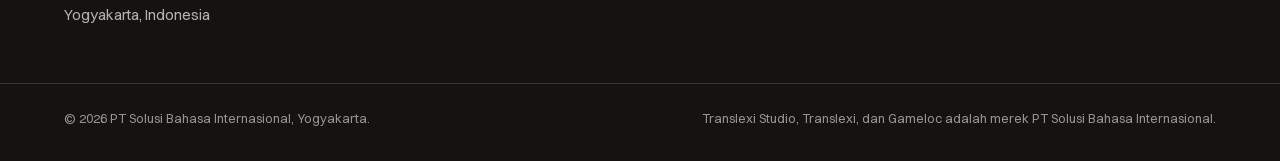
<file: tentang/index.html>
<!DOCTYPE html>
<html lang="id">
<head>
<meta charset="utf-8">
<meta name="viewport" content="width=device-width, initial-scale=1">
<title>Tentang Translexi Studio — Studio Kreatif Translexi</title>
<meta name="description" content="Translexi Studio adalah studio kreatif Translexi, rumah bahasa sejak 2009. Video AI, copywriting Indonesia–Inggris, dan pelokalan webtoon.">
<meta name="theme-color" content="#F8F7F4">
<link rel="canonical" href="https://studio.translexi.id/tentang/">
<link rel="alternate" hreflang="id" href="https://studio.translexi.id/tentang/">
<link rel="alternate" hreflang="en" href="https://studio.translexi.com/about/">
<link rel="alternate" hreflang="x-default" href="https://studio.translexi.com/about/">
<meta property="og:type" content="website">
<meta property="og:site_name" content="Translexi Studio">
<meta property="og:title" content="Tentang Translexi Studio — Studio Kreatif Translexi">
<meta property="og:description" content="Translexi Studio adalah studio kreatif Translexi, rumah bahasa sejak 2009. Video AI, copywriting Indonesia–Inggris, dan pelokalan webtoon.">
<meta property="og:url" content="https://studio.translexi.id/tentang/">
<meta property="og:image" content="https://studio.translexi.id/assets/img/og-default.jpg">
<meta property="og:locale" content="id_ID">
<meta property="og:image:width" content="1200">
<meta property="og:image:height" content="630">
<meta property="og:image:alt" content="Translexi Studio">
<meta name="twitter:card" content="summary_large_image">
<meta name="twitter:image" content="https://studio.translexi.id/assets/img/og-default.jpg">
<link rel="icon" type="image/png" href="/assets/img/favicon.png">
<link rel="apple-touch-icon" href="/assets/img/apple-touch-icon.png">
<link rel="preload" href="/assets/font/erode.woff2" as="font" type="font/woff2" crossorigin>
<link rel="preload" href="/assets/font/switzer.woff2" as="font" type="font/woff2" crossorigin>
<script>document.documentElement.className+=" js"</script>
<link rel="stylesheet" href="/assets/css/site.css">
<script type="speculationrules">
{"prerender":[{"where":{"and":[{"href_matches":"/*"},{"not":{"href_matches":"/assets/*"}},{"not":{"href_matches":"/jupiter/*"}},{"not":{"href_matches":"/hpi/*"}}]},"eagerness":"moderate"}]}
</script>
<script type="application/ld+json">{"@context":"https://schema.org","@graph":[{"@type":"Organization","@id":"https://studio.translexi.id/#organization","name":"Translexi Studio","url":"https://studio.translexi.id/","description":"Studio kreatif Translexi: produksi video AI, copywriting Indonesia–Inggris, dan pelokalan webtoon","logo":"https://studio.translexi.id/assets/logo/studio-logo.png","parentOrganization":{"@type":"Organization","name":"PT Solusi Bahasa Internasional","alternateName":"Translexi","url":"https://translexi.id","subOrganization":[{"@type":"Organization","name":"Translexi Studio","url":"https://studio.translexi.id/"},{"@type":"Organization","name":"Gameloc","alternateName":"Translexi Game Localization","url":"https://gameloc.translexi.com/"}]},"address":{"@type":"PostalAddress","addressLocality":"Yogyakarta","addressCountry":"ID"},"email":"business@translexi.com","telephone":"+62 274 2884 924","contactPoint":[{"@type":"ContactPoint","contactType":"sales","telephone":"+62 813 9179 2296","url":"https://wa.me/6281391792296","availableLanguage":["id","en"]}],"areaServed":"Worldwide","knowsLanguage":["id","en","ko","fr","es"],"sameAs":["https://www.instagram.com/translexi.id/","https://translexi.id"],"image":"https://studio.translexi.id/assets/img/og-default.jpg","inLanguage":"id"},{"@type":"BreadcrumbList","itemListElement":[{"@type":"ListItem","position":1,"name":"home","item":"https://studio.translexi.id/"},{"@type":"ListItem","position":2,"name":"about","item":"https://studio.translexi.id/tentang/"}],"inLanguage":"id"}]}</script>
</head>
<body class="hal-about">
<a class="lompat" href="#isi">Langsung ke isi</a>
<header class="nav" id="nav">
  <div class="wadah nav__baris">
    <a class="nav__merek" href="/" aria-label="Translexi Studio">
      <img class="nav__logo nav__logo--gelap" src="/assets/logo/studio-dark.webp" alt="Translexi Studio" width="1200" height="463">
    </a>
    <nav class="nav__menu" id="menu" aria-label="Navigasi utama">
      <ul class="nav__daftar">
        <li><a href="/layanan/video-ai/">Video AI</a></li>
        <li><a href="/layanan/copywriting/">Copywriting</a></li>
        <li><a href="/layanan/pelokalan-webtoon/">Webtoon</a></li>
        <li><a href="/tentang/" aria-current="page">Tentang</a></li>
        <li><a href="/kontak/">Kontak</a></li>
      </ul>
      <div class="nav__aksi">
        <div class="bahasa" role="group" aria-label="Pilih bahasa">
          <a href="https://studio.translexi.id/tentang/" hreflang="id" lang="id" aria-current="true">ID</a>
          <span aria-hidden="true">/</span>
          <a href="https://studio.translexi.com/about/" hreflang="en" lang="en">EN</a>
        </div>
        <a class="tombol tombol--isi nav__cta" href="/kontak/">Kirim brief</a>
      </div>
    </nav>
    <button class="nav__burger" id="burger" type="button" aria-expanded="false" aria-controls="menu" aria-label="Menu"><span></span><span></span></button>
  </div>
</header>
<main id="isi">

<section class="kepala">
  <div class="wadah kepala__grid">
    <div class="kepala__utama">
      <nav class="kepala__jejak" aria-label="Breadcrumb">
        <a href="/">Beranda</a>
        <span aria-hidden="true">/</span><span aria-current="page">Tentang</span>
      </nav>
      <h1 class="kepala__judul">Kenapa rumah bahasa membuka studio kreatif.</h1>
      <p class="kepala__lede">Translexi Studio adalah studio kreatif Translexi. Translexi sudah bekerja dengan terjemahan dan pelokalan sejak 2009. Studio mengerjakan apa yang datang sesudah terjemahan: gambar, copy, dan komik.</p>
    </div>
  </div>
</section>


<section class="bagian cerita">
  <div class="wadah kisi">
    <div class="kisi__kiri"></div>
    <div class="kisi__kanan prosa">
<p>Selama tujuh belas tahun, pekerjaan Translexi sebenarnya hanya satu: memastikan makna selamat ketika pindah wadah. Dari satu bahasa ke bahasa lain, dari satu pasar ke pasar lain, dari cara satu orang berbicara ke cara orang lain mendengar.</p><p>Naskah, voice-over, subtitle, dan lettering sudah menjadi pekerjaan harian kami jauh sebelum kami memproduksi video. Ketika klien yang sama mulai meminta lebih dari teks, kami membentuk Studio: tim kreatif dengan disiplin rumah bahasa.</p><p>Yang berubah hanya bentuk hasilnya. Yang tidak berubah: selalu ada orang yang bertanggung jawab memastikan maksud Anda sampai utuh.</p>    </div>
  </div>
</section>

<section class="bagian bagian--malam induk" aria-labelledby="silsilah-judul">
  <div class="wadah">
    <div class="induk__atas">
      <div>
        <h2 class="judul-bagian" id="silsilah-judul">Satu perusahaan, tiga merek.</h2>
        <p class="induk__teks">Tiga merek di bawah PT Solusi Bahasa Internasional, masing-masing dengan timnya sendiri. Kami saling merujuk ketika brief Anda lebih cocok di meja sebelah.</p>
      </div>
      <div class="silsilah" role="group" aria-label="Satu perusahaan, tiga merek.">
  <a class="silsilah__simpul silsilah__simpul--induk" href="https://translexi.id" rel="noopener">
  <span class="silsilah__nama">Translexi</span>
  <span class="silsilah__bidang">Terjemahan dan pelokalan</span>
</a>

  <span class="silsilah__batang" aria-hidden="true"></span>
  <div class="silsilah__cabang">
<a class="silsilah__simpul silsilah__simpul--studio" href="/" aria-current="true">
  <span class="silsilah__nama">Translexi Studio</span>
  <span class="silsilah__bidang">Video, copy, dan webtoon</span>
</a>
<a class="silsilah__simpul silsilah__simpul--game" href="https://gameloc.translexi.com/" rel="noopener">
  <span class="silsilah__nama">Gameloc</span>
  <span class="silsilah__bidang">Pelokalan game</span>
</a>
  </div>
</div>

    </div>
    <p class="marquee__label">Rekam jejak perusahaan induk</p>
    <div class="angka angka--gelap">
  <dl class="angka__baris angka__baris--3">
    <div class="angka__sel"><dt>Tahun Translexi mulai bekerja dengan bahasa</dt><dd>2009</dd></div>
    <div class="angka__sel"><dt>Klien di lebih dari 25 negara, dari badan PBB sampai merek konsumen</dt><dd>400+</dd></div>
    <div class="angka__sel"><dt>Pekerjaan bahasa yang sudah diselesaikan</dt><dd>12.000+</dd></div>
  </dl>
</div>

    <div class="marquee">
  <p class="marquee__label">Sebagian klien Translexi untuk terjemahan dan pelokalan</p>
  <div class="marquee__bingkai" aria-label="Sebagian klien Translexi untuk terjemahan dan pelokalan">
    <div class="marquee__jalur">
      <div class="marquee__set">
        <img src="/assets/img/clients/unicef.svg" alt="UNICEF"
             decoding="async" height="40" width="120">
        <img src="/assets/img/clients/undp.svg" alt="UNDP"
             decoding="async" height="40" width="120">
        <img src="/assets/img/clients/unesco.svg" alt="UNESCO"
             decoding="async" height="40" width="120">
        <img src="/assets/img/clients/who.svg" alt="WHO"
             decoding="async" height="40" width="120">
        <img src="/assets/img/clients/worldbank.svg" alt="World Bank"
             decoding="async" height="40" width="120">
        <img src="/assets/img/clients/wfp.svg" alt="WFP"
             decoding="async" height="40" width="120">
        <img src="/assets/img/clients/unfpa.webp" alt="UNFPA"
             decoding="async" height="40" width="120">
        <img src="/assets/img/clients/unops.svg" alt="UNOPS"
             decoding="async" height="40" width="120">
        <img src="/assets/img/clients/giz.svg" alt="GIZ"
             decoding="async" height="40" width="120">
        <img src="/assets/img/clients/johnson.svg" alt="Johnson &amp; Johnson"
             decoding="async" height="40" width="120">
        <img src="/assets/img/clients/clarins.svg" alt="Clarins"
             decoding="async" height="40" width="120">
        <img src="/assets/img/clients/chanel.svg" alt="Chanel"
             decoding="async" height="40" width="120">
        <img src="/assets/img/clients/gilead.svg" alt="Gilead Sciences"
             decoding="async" height="40" width="120">
        <img src="/assets/img/clients/grab.svg" alt="Grab"
             decoding="async" height="40" width="120">
        <img src="/assets/img/clients/toyota.svg" alt="Toyota"
             decoding="async" height="40" width="120">
        <img src="/assets/img/clients/autodesk.svg" alt="Autodesk"
             decoding="async" height="40" width="120">
        <img src="/assets/img/clients/harley.svg" alt="Harley-Davidson"
             decoding="async" height="40" width="120">
        <img src="/assets/img/clients/shimano.svg" alt="Shimano"
             decoding="async" height="40" width="120">
        <img src="/assets/img/clients/astra.svg" alt="Astra"
             decoding="async" height="40" width="120">
      </div>
      <div class="marquee__set" aria-hidden="true">
        <img src="/assets/img/clients/unicef.svg" alt=""
             decoding="async" height="40" width="120">
        <img src="/assets/img/clients/undp.svg" alt=""
             decoding="async" height="40" width="120">
        <img src="/assets/img/clients/unesco.svg" alt=""
             decoding="async" height="40" width="120">
        <img src="/assets/img/clients/who.svg" alt=""
             decoding="async" height="40" width="120">
        <img src="/assets/img/clients/worldbank.svg" alt=""
             decoding="async" height="40" width="120">
        <img src="/assets/img/clients/wfp.svg" alt=""
             decoding="async" height="40" width="120">
        <img src="/assets/img/clients/unfpa.webp" alt=""
             decoding="async" height="40" width="120">
        <img src="/assets/img/clients/unops.svg" alt=""
             decoding="async" height="40" width="120">
        <img src="/assets/img/clients/giz.svg" alt=""
             decoding="async" height="40" width="120">
        <img src="/assets/img/clients/johnson.svg" alt=""
             decoding="async" height="40" width="120">
        <img src="/assets/img/clients/clarins.svg" alt=""
             decoding="async" height="40" width="120">
        <img src="/assets/img/clients/chanel.svg" alt=""
             decoding="async" height="40" width="120">
        <img src="/assets/img/clients/gilead.svg" alt=""
             decoding="async" height="40" width="120">
        <img src="/assets/img/clients/grab.svg" alt=""
             decoding="async" height="40" width="120">
        <img src="/assets/img/clients/toyota.svg" alt=""
             decoding="async" height="40" width="120">
        <img src="/assets/img/clients/autodesk.svg" alt=""
             decoding="async" height="40" width="120">
        <img src="/assets/img/clients/harley.svg" alt=""
             decoding="async" height="40" width="120">
        <img src="/assets/img/clients/shimano.svg" alt=""
             decoding="async" height="40" width="120">
        <img src="/assets/img/clients/astra.svg" alt=""
             decoding="async" height="40" width="120">
      </div>
    </div>
  </div>
</div>

    <div class="mitra">
      <h3 class="mitra__kepala">Mitra agensi global Translexi</h3>
      <ul class="mitra__daftar">
<li>Welocalize</li><li>RWS</li><li>TransPerfect</li><li>EC Innovations</li><li>oneword GmbH</li><li>Straive</li><li>Commit Global</li><li>Translated</li>      </ul>
    </div>
  </div>
</section>

<section class="bagian kru" aria-labelledby="kru-judul">
  <div class="wadah">
    <div class="pembuka">
      <h2 class="judul-bagian" id="kru-judul">Siapa yang mengerjakan proyek Anda</h2>
      <p class="pembuka__teks">Biasanya ini sembilan baris tagihan dari sembilan vendor. Di sini semuanya di bawah satu atap, dengan satu orang yang bisa Anda telepon.</p>
    </div>
    <div class="kru__grid">
      <div class="kru__grup">
        <h3 class="kru__divisi">Video</h3>
        <dl>
          <div class="kru__peran"><dt>Ahli strategi konten</dt><dd>Membaca angka akun Anda sebelum membuat apa pun, lalu memberi tahu apa yang sebaiknya berhenti dibuat.</dd></div>
          <div class="kru__peran"><dt>Produser</dt><dd>Menjaga anggaran, jadwal, dan harapan tetap di halaman yang sama.</dd></div>
          <div class="kru__peran"><dt>Sutradara dan editor</dt><dd>Menjaga wajah, cahaya, dan ritme tetap sama dari revisi pertama sampai revisi keempat.</dd></div>
        </dl>
      </div>
      <div class="kru__grup">
        <h3 class="kru__divisi">Copywriting</h3>
        <dl>
          <div class="kru__peran"><dt>Penulis bahasa Indonesia</dt><dd>Menulis untuk pembaca Indonesia, dengan kosakata yang mereka pakai sendiri.</dd></div>
          <div class="kru__peran"><dt>Penulis bahasa Inggris</dt><dd>Menulis untuk pembaca internasional, bukan menerjemahkan untuk mereka.</dd></div>
          <div class="kru__peran"><dt>Penyunting dan pemeriksa fakta</dt><dd>Memeriksa setiap klaim ke sumbernya dan menjaga istilah tetap sama di semua saluran.</dd></div>
        </dl>
      </div>
      <div class="kru__grup">
        <h3 class="kru__divisi">Webtoon</h3>
        <dl>
          <div class="kru__peran"><dt>Penerjemah</dt><dd>Rela berdebat soal satu kata, karena satu kata bisa mengubah watak tokoh selama seratus episode.</dd></div>
          <div class="kru__peran"><dt>Letterer</dt><dd>Mengukur setiap balon kata agar terjemahan muat tanpa mengecilkan huruf.</dd></div>
          <div class="kru__peran"><dt>Retoucher</dt><dd>Menghapus efek suara dari gambar, lalu menggambar ulang seolah tulisan itu tidak pernah ada.</dd></div>
        </dl>
      </div>
    </div>
  </div>
</section>

<section class="bagian bagian--kertas2 ai" aria-labelledby="ai-judul">
  <div class="wadah kisi">
    <h2 class="kisi__kiri judul-bagian" id="ai-judul">Tentang AI di pekerjaan kami</h2>
    <p class="kisi__kanan ai__teks">Mesin mengerjakan yang berulang: varian, ukuran, versi format, dan draf visual. Keputusan cerita, pemeriksaan fakta, persetujuan akhir, dan naskah yang memikul merek dipegang manusia. Seluruh pekerjaan webtoon diterjemahkan dan di-letter manusia.</p>
  </div>
</section>
<section class="akhir" aria-labelledby="akhir-judul">
  <div class="wadah akhir__isi">
    <h2 class="akhir__judul" id="akhir-judul">Mulai dari satu paragraf.</h2>
    <div class="akhir__kanan">
      <p>Ceritakan apa yang sedang Anda kerjakan. Kami membalas dengan arah dan perkiraan biaya, biasanya di hari yang sama.</p>
      <div class="akhir__aksi">
        <a class="tombol tombol--isi" href="/kontak/">Kirim brief</a>
        <a class="tombol tombol--garis" href="https://wa.me/6281391792296" rel="noopener">Chat WhatsApp</a>
      </div>
    </div>
  </div>
</section>
</main>
<footer class="kaki">
  <div class="wadah kaki__grid">
    <div class="kaki__merek">
      <img src="/assets/logo/studio.webp" alt="Translexi Studio" width="1200" height="463" decoding="async">
      <p>Studio kreatif Translexi. Video AI untuk merek, copy dan konten dalam dua bahasa, dan pelokalan webtoon untuk penerbit.</p>
      <ul class="kaki__kontak">
        <li><a href="https://wa.me/6281391792296" rel="noopener">WhatsApp +62 813 9179 2296</a></li>
        <li><a href="mailto:business@translexi.com">business@translexi.com</a></li>
        <li>Yogyakarta, Indonesia</li>
      </ul>
    </div>
    <div class="kaki__kolom">
      <h2 class="kaki__kepala">Layanan</h2>
      <ul>
<li><a href="/layanan/video-ai/">Video AI</a></li><li><a href="/layanan/copywriting/">Copywriting</a></li><li><a href="/layanan/pelokalan-webtoon/">Pelokalan webtoon</a></li>        <li><a href="/layanan/">Semua layanan</a></li>
      </ul>
    </div>
    <div class="kaki__kolom">
      <h2 class="kaki__kepala">Studio</h2>
      <ul>
        <li><a href="/tentang/">Tentang</a></li>
        <li><a href="/kontak/">Kontak</a></li>
        <li><a href="https://www.instagram.com/translexi.id/" rel="noopener">Instagram @translexi.id</a></li>
      </ul>
    </div>
    <div class="kaki__kolom kaki__keluarga">
      <h2 class="kaki__kepala">Keluarga Translexi</h2>
      <ul>
        <li>
          <a href="https://translexi.id" rel="noopener">Translexi</a>
          <span>Terjemahan dan pelokalan</span>
        </li>
        <li class="ini">
          <a href="/">Translexi Studio</a>
          <span>Video, copy, dan webtoon</span>
        </li>
        <li>
          <a href="https://gameloc.translexi.com/" rel="noopener">Gameloc</a>
          <span>Pelokalan game</span>
        </li>
      </ul>
    </div>
  </div>
  <div class="wadah kaki__legal"><p>© 2026 PT Solusi Bahasa Internasional, Yogyakarta.</p><p>Translexi Studio, Translexi, dan Gameloc adalah merek PT Solusi Bahasa Internasional.</p></div>
</footer>
<script src="/assets/js/site.js" defer></script>
</body>
</html>
</file>
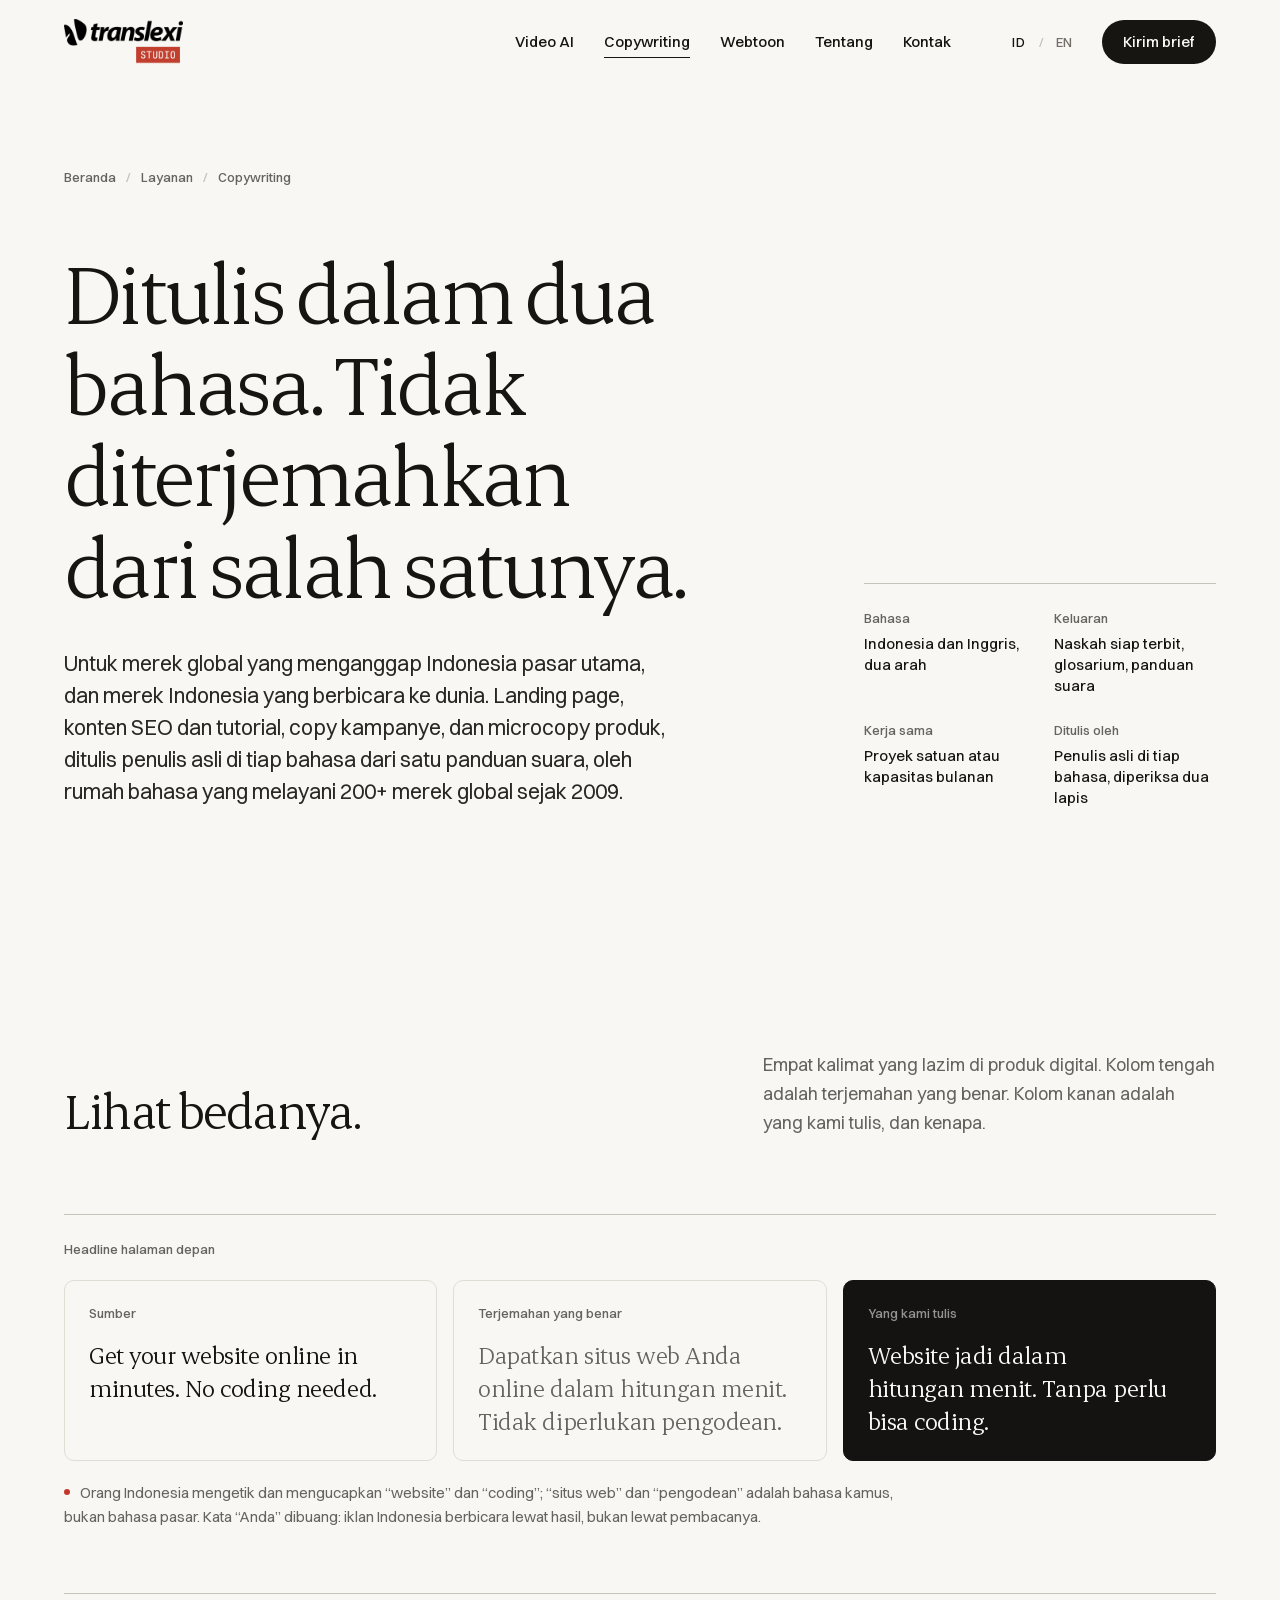
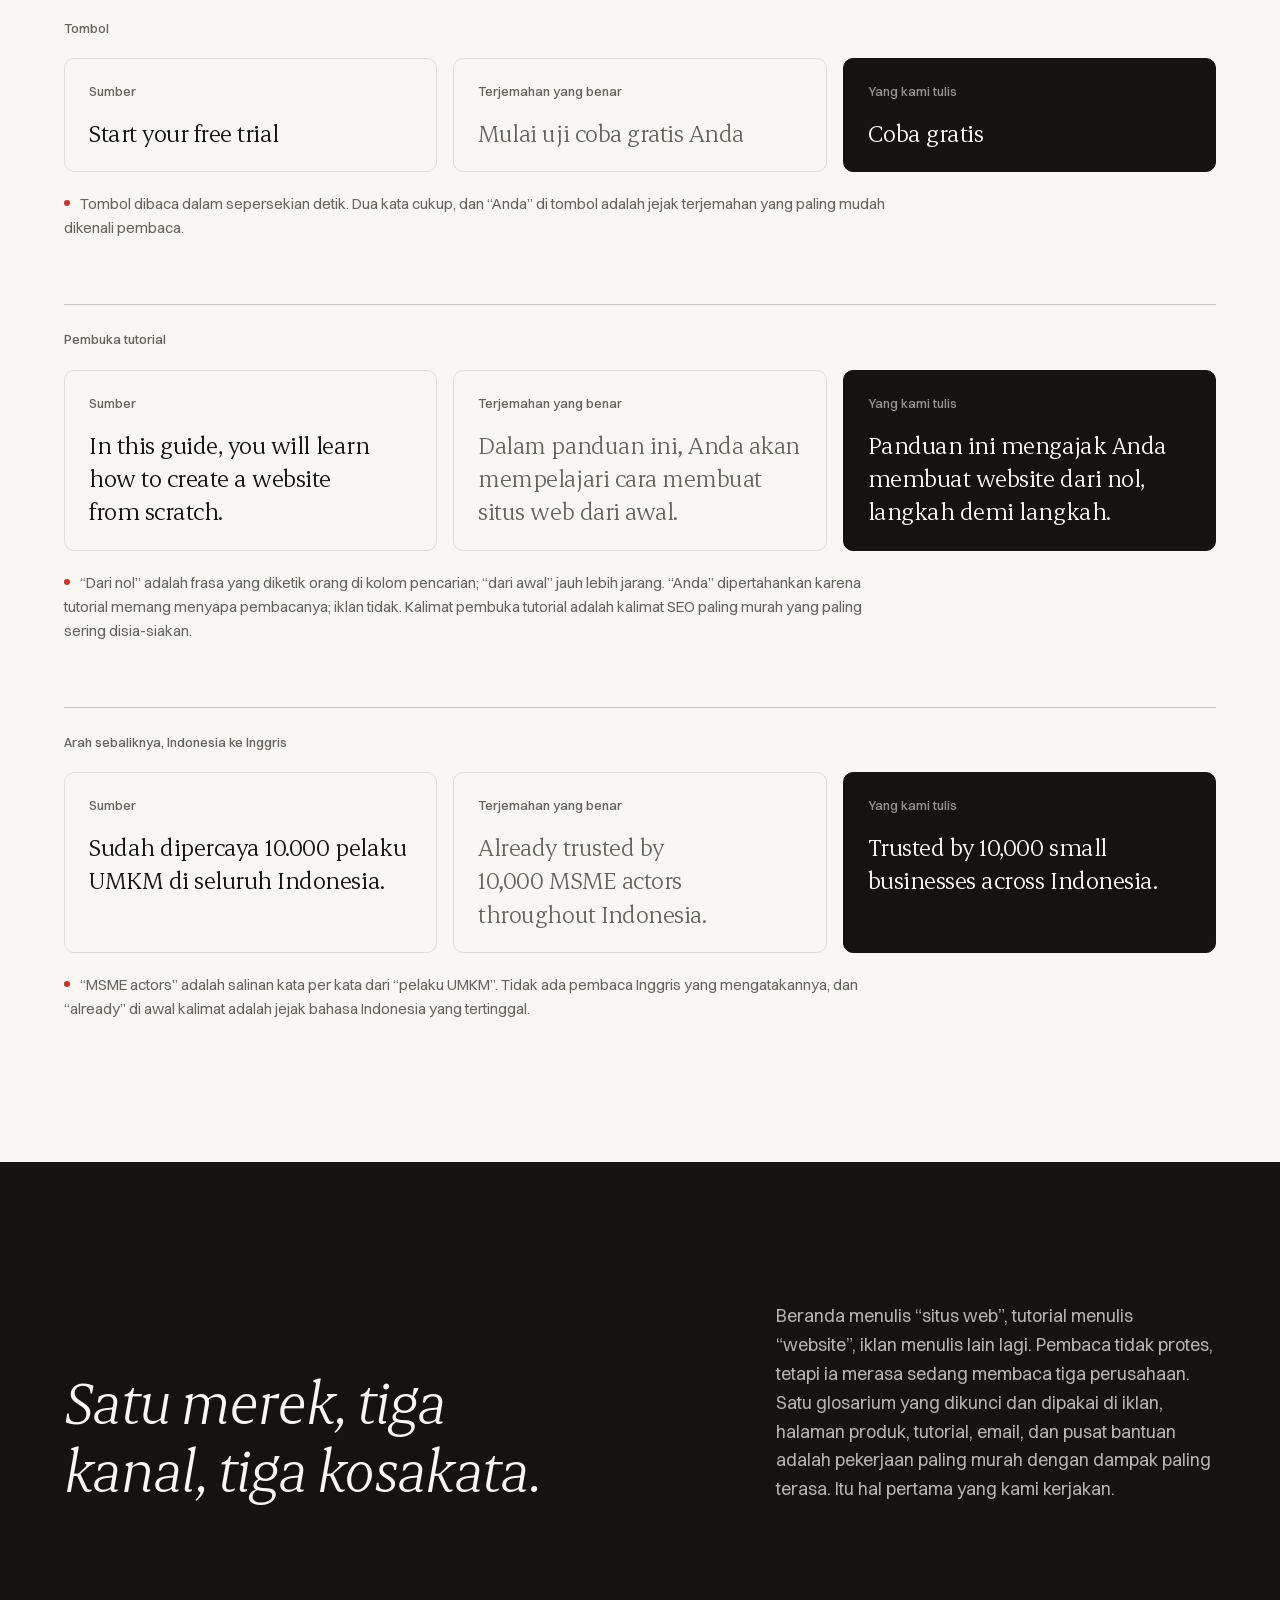
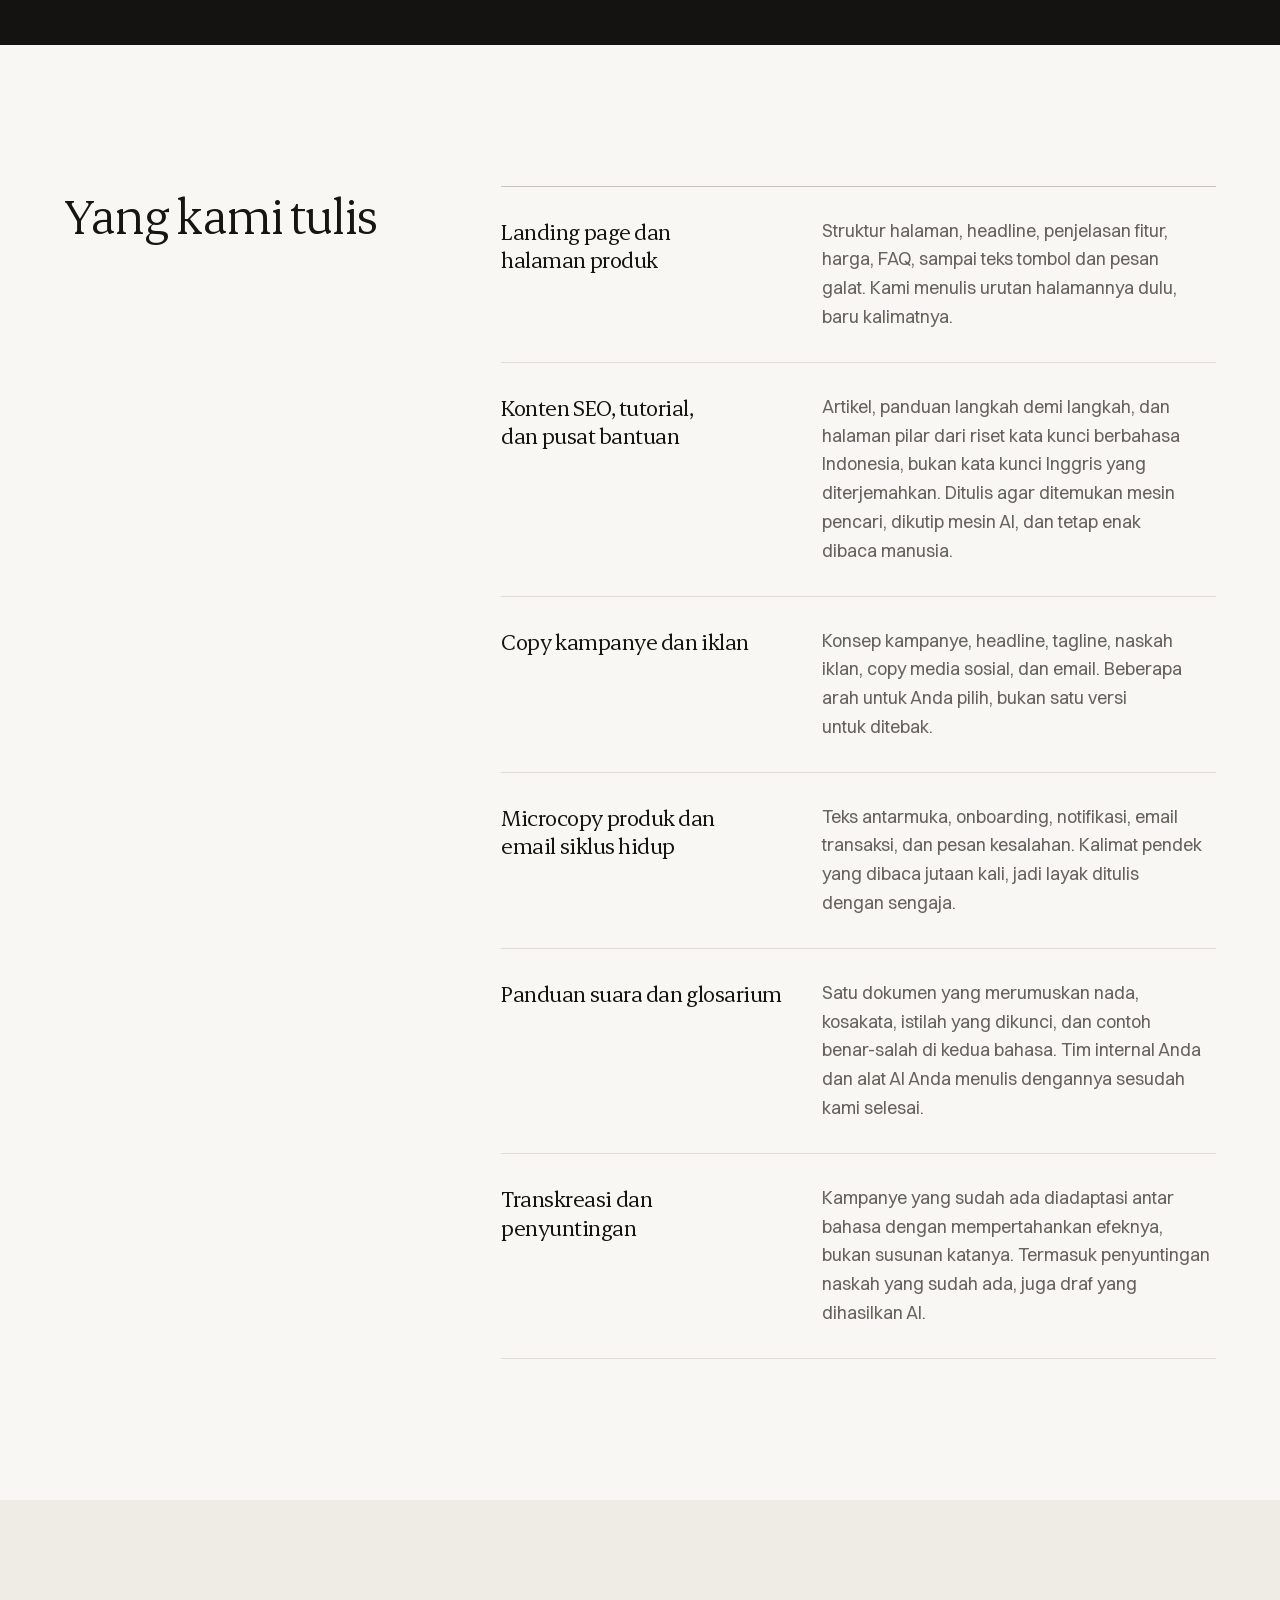
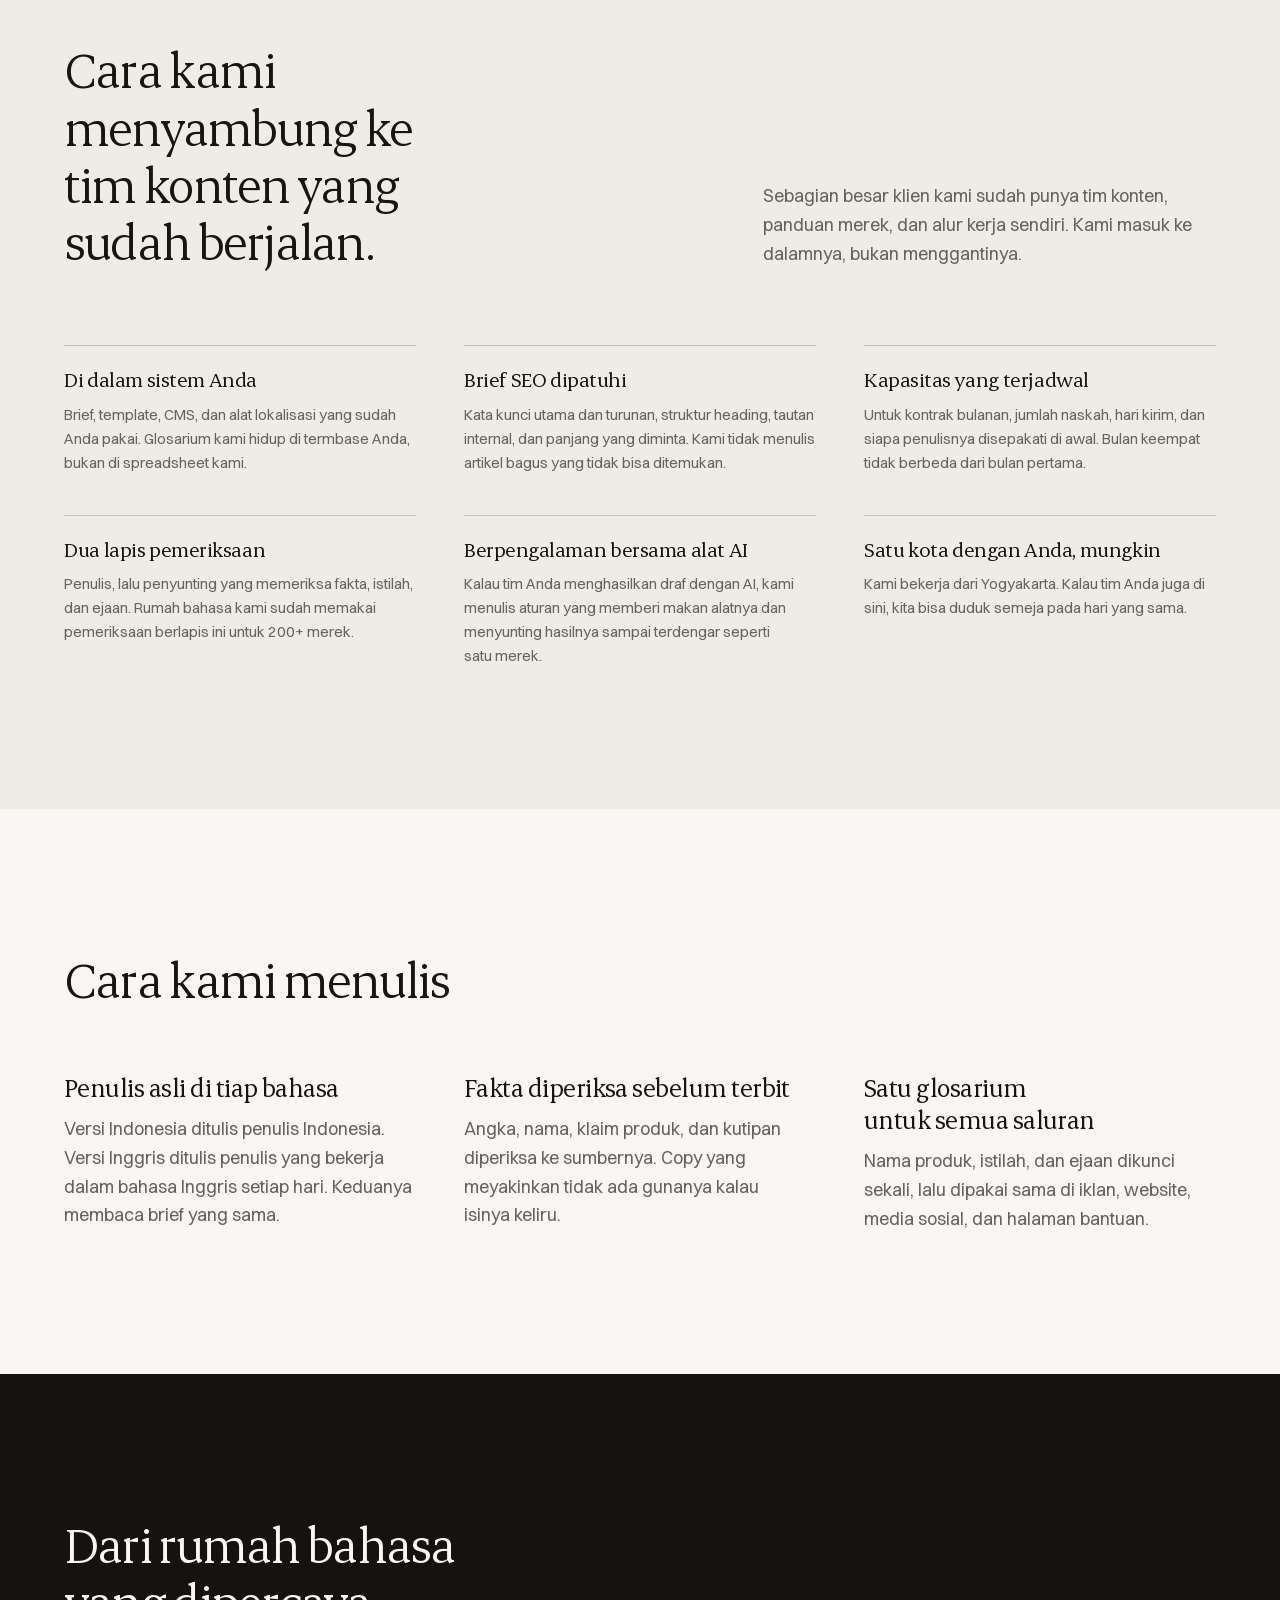
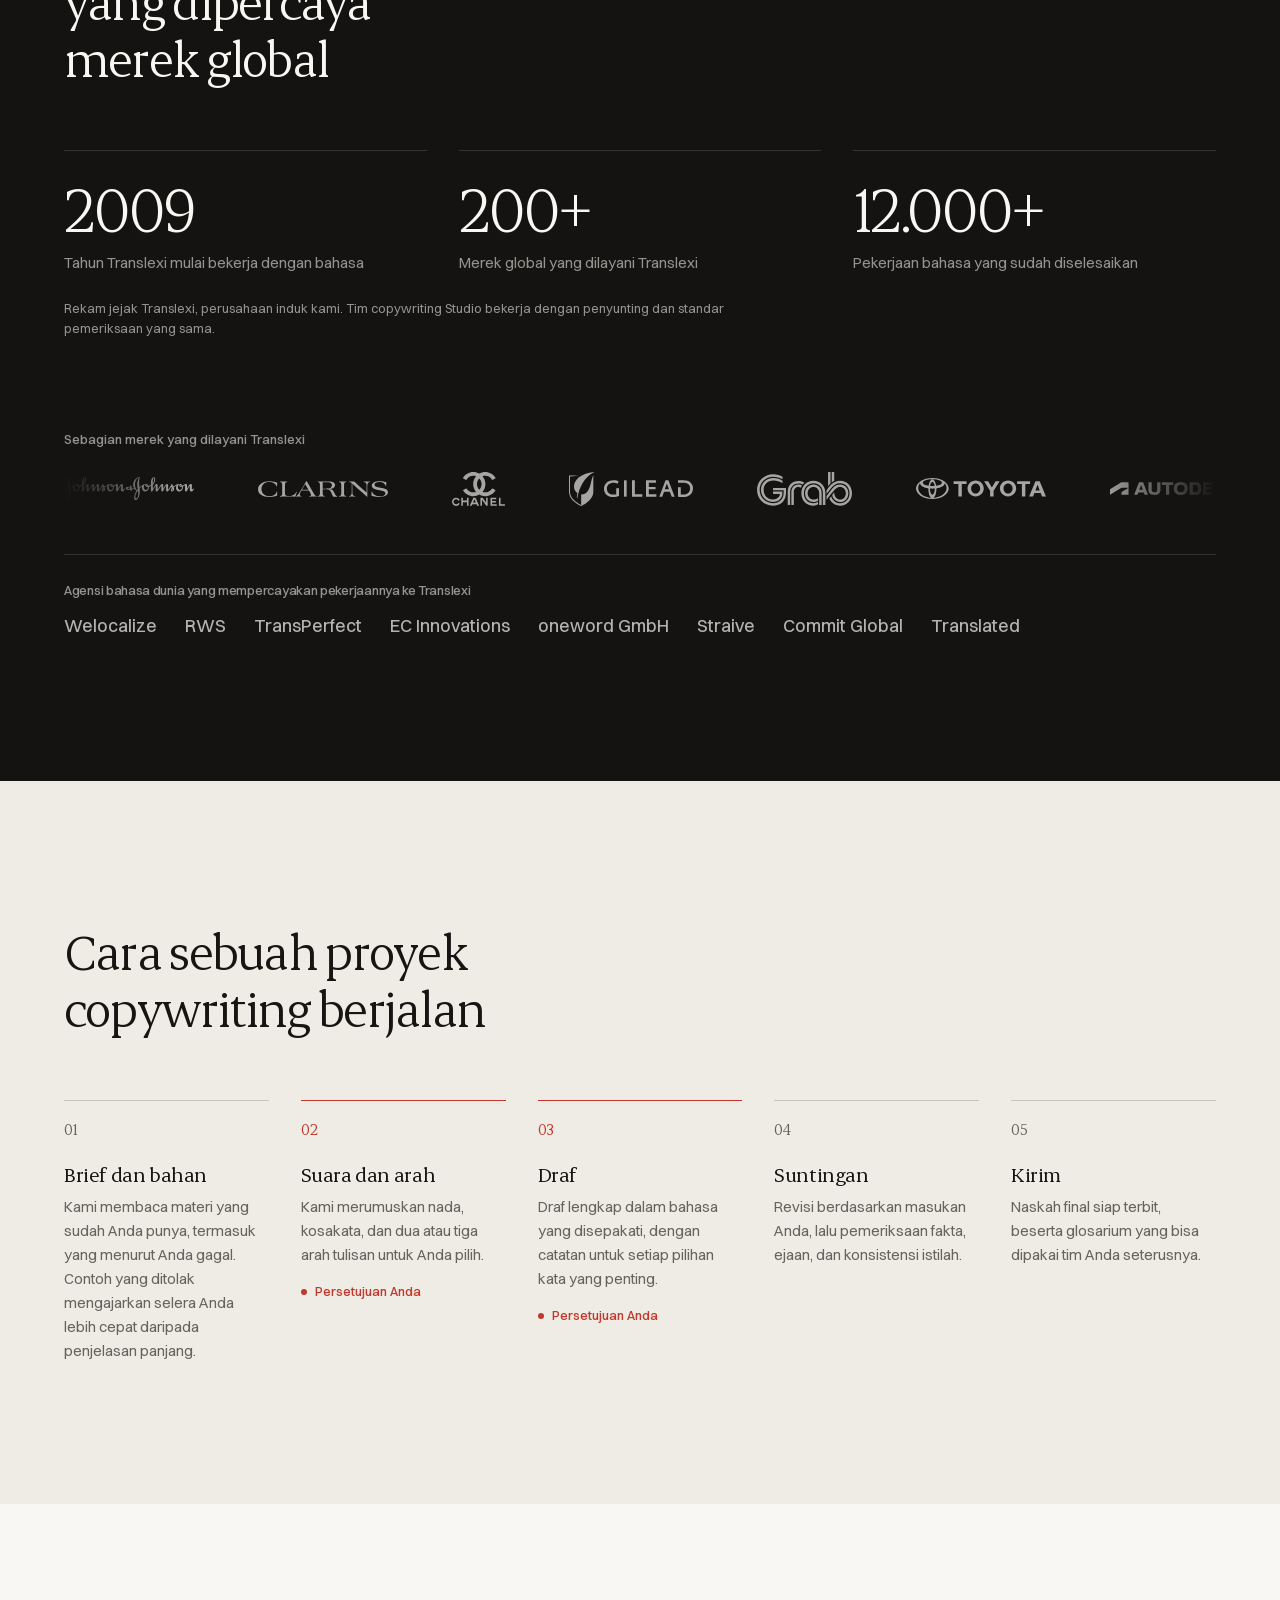
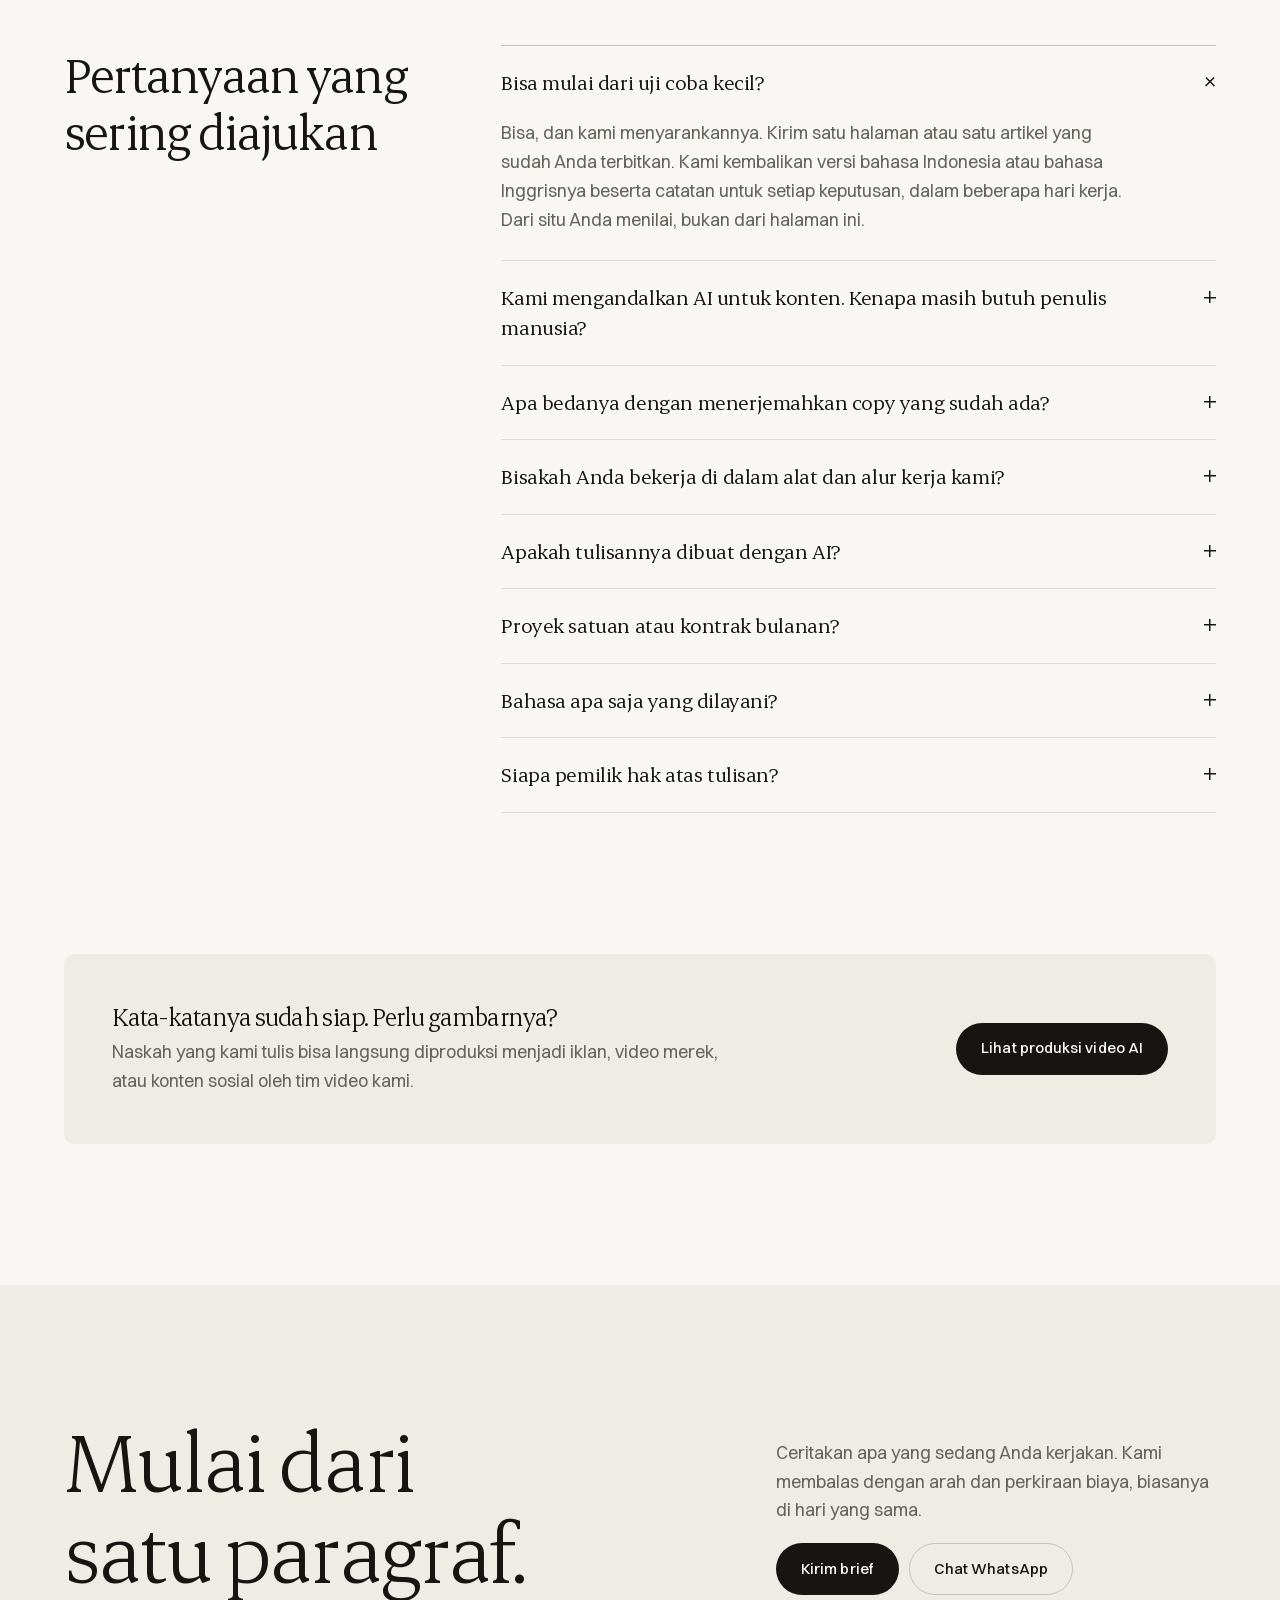
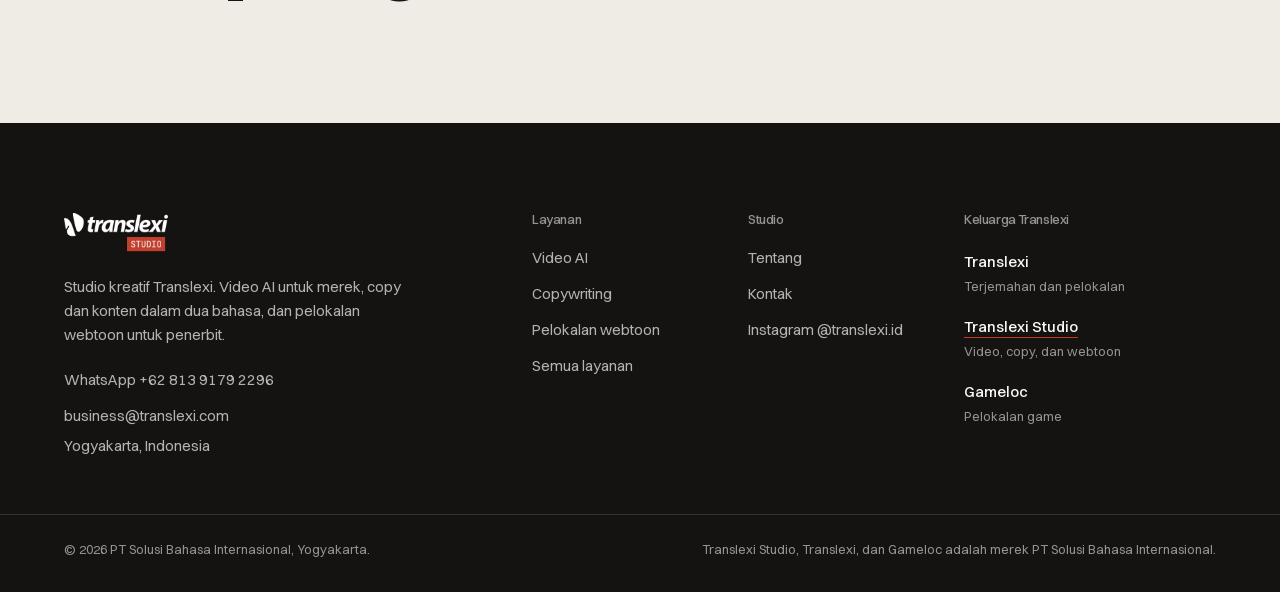
<file: layanan/copywriting/index.html>
<!DOCTYPE html>
<html lang="id">
<head>
<meta charset="utf-8">
<meta name="viewport" content="width=device-width, initial-scale=1">
<title>Jasa Copywriting &amp; Konten Indonesia–Inggris — Translexi Studio</title>
<meta name="description" content="Copy dan konten Indonesia–Inggris untuk merek global dan Indonesia: landing page, konten SEO dan tutorial, copy kampanye, microcopy produk, glosarium, transkreasi.">
<meta name="theme-color" content="#F8F7F4">
<link rel="canonical" href="https://studio.translexi.id/layanan/copywriting/">
<link rel="alternate" hreflang="id" href="https://studio.translexi.id/layanan/copywriting/">
<link rel="alternate" hreflang="en" href="https://studio.translexi.com/services/copywriting/">
<link rel="alternate" hreflang="x-default" href="https://studio.translexi.com/services/copywriting/">
<meta property="og:type" content="website">
<meta property="og:site_name" content="Translexi Studio">
<meta property="og:title" content="Jasa Copywriting &amp; Konten Indonesia–Inggris — Translexi Studio">
<meta property="og:description" content="Copy dan konten Indonesia–Inggris untuk merek global dan Indonesia: landing page, konten SEO dan tutorial, copy kampanye, microcopy produk, glosarium, transkreasi.">
<meta property="og:url" content="https://studio.translexi.id/layanan/copywriting/">
<meta property="og:image" content="https://studio.translexi.id/assets/img/og-default.jpg">
<meta property="og:locale" content="id_ID">
<meta property="og:image:width" content="1200">
<meta property="og:image:height" content="630">
<meta property="og:image:alt" content="Translexi Studio">
<meta name="twitter:card" content="summary_large_image">
<meta name="twitter:image" content="https://studio.translexi.id/assets/img/og-default.jpg">
<link rel="icon" type="image/png" href="/assets/img/favicon.png">
<link rel="apple-touch-icon" href="/assets/img/apple-touch-icon.png">
<link rel="preload" href="/assets/font/erode.woff2" as="font" type="font/woff2" crossorigin>
<link rel="preload" href="/assets/font/switzer.woff2" as="font" type="font/woff2" crossorigin>
<script>document.documentElement.className+=" js"</script>
<link rel="stylesheet" href="/assets/css/site.css">
<script type="speculationrules">
{"prerender":[{"where":{"and":[{"href_matches":"/*"},{"not":{"href_matches":"/assets/*"}},{"not":{"href_matches":"/jupiter/*"}},{"not":{"href_matches":"/hpi/*"}}]},"eagerness":"moderate"}]}
</script>
<script type="application/ld+json">{"@context":"https://schema.org","@graph":[{"@type":"Organization","@id":"https://studio.translexi.id/#organization","name":"Translexi Studio","url":"https://studio.translexi.id/","description":"Studio kreatif Translexi: produksi video AI, copywriting Indonesia–Inggris, dan pelokalan webtoon","logo":"https://studio.translexi.id/assets/logo/studio-logo.png","parentOrganization":{"@type":"Organization","name":"PT Solusi Bahasa Internasional","alternateName":"Translexi","url":"https://translexi.id","subOrganization":[{"@type":"Organization","name":"Translexi Studio","url":"https://studio.translexi.id/"},{"@type":"Organization","name":"Gameloc","alternateName":"Translexi Game Localization","url":"https://gameloc.translexi.com/"}]},"address":{"@type":"PostalAddress","addressLocality":"Yogyakarta","addressCountry":"ID"},"email":"business@translexi.com","telephone":"+62 274 2884 924","contactPoint":[{"@type":"ContactPoint","contactType":"sales","telephone":"+62 813 9179 2296","url":"https://wa.me/6281391792296","availableLanguage":["id","en"]}],"areaServed":"Worldwide","knowsLanguage":["id","en","ko","fr","es"],"sameAs":["https://www.instagram.com/translexi.id/","https://translexi.id"],"image":"https://studio.translexi.id/assets/img/og-default.jpg","inLanguage":"id"},{"@type":"Service","@id":"https://studio.translexi.id/layanan/copywriting/#service","name":"Copywriting","serviceType":"Copywriting and content writing","provider":{"@id":"https://studio.translexi.id/#organization"},"areaServed":"Worldwide","description":"Copy dan konten Indonesia–Inggris untuk merek global dan Indonesia: landing page, konten SEO dan tutorial, copy kampanye, microcopy produk, glosarium, transkreasi.","url":"https://studio.translexi.id/layanan/copywriting/","inLanguage":"id"},{"@type":"FAQPage","@id":"https://studio.translexi.id/layanan/copywriting/#faq","mainEntity":[{"@type":"Question","name":"Bisa mulai dari uji coba kecil?","acceptedAnswer":{"@type":"Answer","text":"Bisa, dan kami menyarankannya. Kirim satu halaman atau satu artikel yang sudah Anda terbitkan. Kami kembalikan versi bahasa Indonesia atau bahasa Inggrisnya beserta catatan untuk setiap keputusan, dalam beberapa hari kerja. Dari situ Anda menilai, bukan dari halaman ini."}},{"@type":"Question","name":"Kami mengandalkan AI untuk konten. Kenapa masih butuh penulis manusia?","acceptedAnswer":{"@type":"Answer","text":"Karena yang rusak saat volume naik bukan tata bahasa, melainkan suara dan istilah. Kami menulis aturan yang memberi makan alat Anda, menulis sendiri naskah yang memikul merek, seperti halaman depan, kampanye, dan harga, lalu menyunting sisanya sampai terdengar seperti satu perusahaan."}},{"@type":"Question","name":"Apa bedanya dengan menerjemahkan copy yang sudah ada?","acceptedAnswer":{"@type":"Answer","text":"Terjemahan mempertahankan arti kalimat. Copywriting dua bahasa mempertahankan tujuannya. Kalau yang Anda butuhkan adalah dokumen yang harus setia pada sumbernya, misalnya kontrak atau manual, itu pekerjaan Translexi, perusahaan induk kami."}},{"@type":"Question","name":"Bisakah Anda bekerja di dalam alat dan alur kerja kami?","acceptedAnswer":{"@type":"Answer","text":"Ya. Brief, template, CMS, termbase, dan alat lokalisasi Anda. Kami lebih suka glosarium hidup di sistem Anda, karena di sanalah tim Anda dan alat Anda membacanya."}},{"@type":"Question","name":"Apakah tulisannya dibuat dengan AI?","acceptedAnswer":{"@type":"Answer","text":"Naskah yang memikul merek ditulis dan disunting manusia. Alat AI kami pakai untuk riset, pemeriksaan, dan variasi, bukan untuk menulis kalimat yang akan Anda terbitkan. Kalau Anda ingin alur yang berbeda, kami rumuskan bersama di awal."}},{"@type":"Question","name":"Proyek satuan atau kontrak bulanan?","acceptedAnswer":{"@type":"Answer","text":"Keduanya. Proyek satuan cocok untuk kampanye, website, atau panduan suara. Kontrak bulanan cocok untuk artikel, tutorial, konten media sosial, dan email yang terbit rutin."}},{"@type":"Question","name":"Bahasa apa saja yang dilayani?","acceptedAnswer":{"@type":"Answer","text":"Indonesia dan Inggris dua arah, termasuk transkreasi. Untuk bahasa lain, kami bekerja bersama Translexi."}},{"@type":"Question","name":"Siapa pemilik hak atas tulisan?","acceptedAnswer":{"@type":"Answer","text":"Anda. Semua naskah final, glosarium, dan panduan suara menjadi milik Anda."}}],"inLanguage":"id"},{"@type":"BreadcrumbList","itemListElement":[{"@type":"ListItem","position":1,"name":"home","item":"https://studio.translexi.id/"},{"@type":"ListItem","position":2,"name":"services","item":"https://studio.translexi.id/layanan/"},{"@type":"ListItem","position":3,"name":"copywriting","item":"https://studio.translexi.id/layanan/copywriting/"}],"inLanguage":"id"}]}</script>
</head>
<body class="hal-copywriting">
<a class="lompat" href="#isi">Langsung ke isi</a>
<header class="nav" id="nav">
  <div class="wadah nav__baris">
    <a class="nav__merek" href="/" aria-label="Translexi Studio">
      <img class="nav__logo nav__logo--gelap" src="/assets/logo/studio-dark.webp" alt="Translexi Studio" width="1200" height="463">
    </a>
    <nav class="nav__menu" id="menu" aria-label="Navigasi utama">
      <ul class="nav__daftar">
        <li><a href="/layanan/video-ai/">Video AI</a></li>
        <li><a href="/layanan/copywriting/" aria-current="page">Copywriting</a></li>
        <li><a href="/layanan/pelokalan-webtoon/">Webtoon</a></li>
        <li><a href="/tentang/">Tentang</a></li>
        <li><a href="/kontak/">Kontak</a></li>
      </ul>
      <div class="nav__aksi">
        <div class="bahasa" role="group" aria-label="Pilih bahasa">
          <a href="https://studio.translexi.id/layanan/copywriting/" hreflang="id" lang="id" aria-current="true">ID</a>
          <span aria-hidden="true">/</span>
          <a href="https://studio.translexi.com/services/copywriting/" hreflang="en" lang="en">EN</a>
        </div>
        <a class="tombol tombol--isi nav__cta" href="/kontak/">Kirim brief</a>
      </div>
    </nav>
    <button class="nav__burger" id="burger" type="button" aria-expanded="false" aria-controls="menu" aria-label="Menu"><span></span><span></span></button>
  </div>
</header>
<main id="isi">

<section class="kepala">
  <div class="wadah kepala__grid kepala__grid--spek">
    <div class="kepala__utama">
      <nav class="kepala__jejak" aria-label="Breadcrumb">
        <a href="/">Beranda</a>
<span aria-hidden="true">/</span><a href="/layanan/">Layanan</a>        <span aria-hidden="true">/</span><span aria-current="page">Copywriting</span>
      </nav>
      <h1 class="kepala__judul">Ditulis dalam dua bahasa. Tidak diterjemahkan dari salah satunya.</h1>
      <p class="kepala__lede">Untuk merek global yang menganggap Indonesia pasar utama, dan merek Indonesia yang berbicara ke dunia. Landing page, konten SEO dan tutorial, copy kampanye, dan microcopy produk, ditulis penulis asli di tiap bahasa dari satu panduan suara, oleh rumah bahasa yang melayani 200+ merek global sejak 2009.</p>
    </div>
    <dl class="spek">
      <div class="spek__baris"><dt>Bahasa</dt><dd>Indonesia dan Inggris, dua arah</dd></div>
      <div class="spek__baris"><dt>Keluaran</dt><dd>Naskah siap terbit, glosarium, panduan suara</dd></div>
      <div class="spek__baris"><dt>Kerja sama</dt><dd>Proyek satuan atau kapasitas bulanan</dd></div>
      <div class="spek__baris"><dt>Ditulis oleh</dt><dd>Penulis asli di tiap bahasa, diperiksa dua lapis</dd></div>
    </dl>
  </div>
</section>


<section class="bagian contoh" aria-labelledby="contoh-judul">
  <div class="wadah">
    <div class="pembuka">
      <h2 class="judul-bagian" id="contoh-judul">Lihat bedanya.</h2>
      <p class="pembuka__teks">Empat kalimat yang lazim di produk digital. Kolom tengah adalah terjemahan yang benar. Kolom kanan adalah yang kami tulis, dan kenapa.</p>
    </div>
    <ol class="contoh__daftar">
      <li class="contoh__item">
        <p class="contoh__jenis">Headline halaman depan</p>
        <div class="contoh__kolom">
          <div class="contoh__sel">
            <span class="contoh__label">Sumber</span>
            <p class="contoh__teks">Get your website online in minutes. No coding needed.</p>
          </div>
          <div class="contoh__sel contoh__sel--harfiah">
            <span class="contoh__label">Terjemahan yang benar</span>
            <p class="contoh__teks">Dapatkan situs web Anda online dalam hitungan menit. Tidak diperlukan pengodean.</p>
          </div>
          <div class="contoh__sel contoh__sel--kami">
            <span class="contoh__label">Yang kami tulis</span>
            <p class="contoh__teks">Website jadi dalam hitungan menit. Tanpa perlu bisa coding.</p>
          </div>
        </div>
        <p class="contoh__catatan">Orang Indonesia mengetik dan mengucapkan “website” dan “coding”; “situs web” dan “pengodean” adalah bahasa kamus, bukan bahasa pasar. Kata “Anda” dibuang: iklan Indonesia berbicara lewat hasil, bukan lewat pembacanya.</p>
      </li>
      <li class="contoh__item">
        <p class="contoh__jenis">Tombol</p>
        <div class="contoh__kolom">
          <div class="contoh__sel">
            <span class="contoh__label">Sumber</span>
            <p class="contoh__teks">Start your free trial</p>
          </div>
          <div class="contoh__sel contoh__sel--harfiah">
            <span class="contoh__label">Terjemahan yang benar</span>
            <p class="contoh__teks">Mulai uji coba gratis Anda</p>
          </div>
          <div class="contoh__sel contoh__sel--kami">
            <span class="contoh__label">Yang kami tulis</span>
            <p class="contoh__teks">Coba gratis</p>
          </div>
        </div>
        <p class="contoh__catatan">Tombol dibaca dalam sepersekian detik. Dua kata cukup, dan “Anda” di tombol adalah jejak terjemahan yang paling mudah dikenali pembaca.</p>
      </li>
      <li class="contoh__item">
        <p class="contoh__jenis">Pembuka tutorial</p>
        <div class="contoh__kolom">
          <div class="contoh__sel">
            <span class="contoh__label">Sumber</span>
            <p class="contoh__teks">In this guide, you will learn how to create a website from scratch.</p>
          </div>
          <div class="contoh__sel contoh__sel--harfiah">
            <span class="contoh__label">Terjemahan yang benar</span>
            <p class="contoh__teks">Dalam panduan ini, Anda akan mempelajari cara membuat situs web dari awal.</p>
          </div>
          <div class="contoh__sel contoh__sel--kami">
            <span class="contoh__label">Yang kami tulis</span>
            <p class="contoh__teks">Panduan ini mengajak Anda membuat website dari nol, langkah demi langkah.</p>
          </div>
        </div>
        <p class="contoh__catatan">“Dari nol” adalah frasa yang diketik orang di kolom pencarian; “dari awal” jauh lebih jarang. “Anda” dipertahankan karena tutorial memang menyapa pembacanya; iklan tidak. Kalimat pembuka tutorial adalah kalimat SEO paling murah yang paling sering disia-siakan.</p>
      </li>
      <li class="contoh__item">
        <p class="contoh__jenis">Arah sebaliknya, Indonesia ke Inggris</p>
        <div class="contoh__kolom">
          <div class="contoh__sel">
            <span class="contoh__label">Sumber</span>
            <p class="contoh__teks">Sudah dipercaya 10.000 pelaku UMKM di seluruh Indonesia.</p>
          </div>
          <div class="contoh__sel contoh__sel--harfiah">
            <span class="contoh__label">Terjemahan yang benar</span>
            <p class="contoh__teks">Already trusted by 10,000 MSME actors throughout Indonesia.</p>
          </div>
          <div class="contoh__sel contoh__sel--kami">
            <span class="contoh__label">Yang kami tulis</span>
            <p class="contoh__teks">Trusted by 10,000 small businesses across Indonesia.</p>
          </div>
        </div>
        <p class="contoh__catatan">“MSME actors” adalah salinan kata per kata dari “pelaku UMKM”. Tidak ada pembaca Inggris yang mengatakannya, dan “already” di awal kalimat adalah jejak bahasa Indonesia yang tertinggal.</p>
      </li>
    </ol>
  </div>
</section>

<section class="bagian bagian--malam sorot">
  <div class="wadah sorot__isi">
    <h2 class="sorot__judul">Satu merek, tiga kanal, tiga kosakata.</h2>
    <p class="sorot__teks">Beranda menulis “situs web”, tutorial menulis “website”, iklan menulis lain lagi. Pembaca tidak protes, tetapi ia merasa sedang membaca tiga perusahaan. Satu glosarium yang dikunci dan dipakai di iklan, halaman produk, tutorial, email, dan pusat bantuan adalah pekerjaan paling murah dengan dampak paling terasa. Itu hal pertama yang kami kerjakan.</p>
  </div>
</section>

<section class="bagian tawaran" aria-labelledby="tawaran-judul">
  <div class="wadah kisi">
    <h2 class="kisi__kiri judul-bagian" id="tawaran-judul">Yang kami tulis</h2>
    <ul class="kisi__kanan tawaran__daftar">
      <li class="tawaran__item"><h3>Landing page dan halaman produk</h3><p>Struktur halaman, headline, penjelasan fitur, harga, FAQ, sampai teks tombol dan pesan galat. Kami menulis urutan halamannya dulu, baru kalimatnya.</p></li>
      <li class="tawaran__item"><h3>Konten SEO, tutorial, dan pusat bantuan</h3><p>Artikel, panduan langkah demi langkah, dan halaman pilar dari riset kata kunci berbahasa Indonesia, bukan kata kunci Inggris yang diterjemahkan. Ditulis agar ditemukan mesin pencari, dikutip mesin AI, dan tetap enak dibaca manusia.</p></li>
      <li class="tawaran__item"><h3>Copy kampanye dan iklan</h3><p>Konsep kampanye, headline, tagline, naskah iklan, copy media sosial, dan email. Beberapa arah untuk Anda pilih, bukan satu versi untuk ditebak.</p></li>
      <li class="tawaran__item"><h3>Microcopy produk dan email siklus hidup</h3><p>Teks antarmuka, onboarding, notifikasi, email transaksi, dan pesan kesalahan. Kalimat pendek yang dibaca jutaan kali, jadi layak ditulis dengan sengaja.</p></li>
      <li class="tawaran__item"><h3>Panduan suara dan glosarium</h3><p>Satu dokumen yang merumuskan nada, kosakata, istilah yang dikunci, dan contoh benar-salah di kedua bahasa. Tim internal Anda dan alat AI Anda menulis dengannya sesudah kami selesai.</p></li>
      <li class="tawaran__item"><h3>Transkreasi dan penyuntingan</h3><p>Kampanye yang sudah ada diadaptasi antar bahasa dengan mempertahankan efeknya, bukan susunan katanya. Termasuk penyuntingan naskah yang sudah ada, juga draf yang dihasilkan AI.</p></li>
    </ul>
  </div>
</section>

<section class="bagian bagian--kertas2 tim" aria-labelledby="tim-judul">
  <div class="wadah">
    <div class="pembuka">
      <h2 class="judul-bagian" id="tim-judul">Cara kami menyambung ke tim konten yang sudah berjalan.</h2>
      <p class="pembuka__teks">Sebagian besar klien kami sudah punya tim konten, panduan merek, dan alur kerja sendiri. Kami masuk ke dalamnya, bukan menggantinya.</p>
    </div>
    <ul class="tim__grid">
      <li class="tim__blok"><h3>Di dalam sistem Anda</h3><p>Brief, template, CMS, dan alat lokalisasi yang sudah Anda pakai. Glosarium kami hidup di termbase Anda, bukan di spreadsheet kami.</p></li>
      <li class="tim__blok"><h3>Brief SEO dipatuhi</h3><p>Kata kunci utama dan turunan, struktur heading, tautan internal, dan panjang yang diminta. Kami tidak menulis artikel bagus yang tidak bisa ditemukan.</p></li>
      <li class="tim__blok"><h3>Kapasitas yang terjadwal</h3><p>Untuk kontrak bulanan, jumlah naskah, hari kirim, dan siapa penulisnya disepakati di awal. Bulan keempat tidak berbeda dari bulan pertama.</p></li>
      <li class="tim__blok"><h3>Dua lapis pemeriksaan</h3><p>Penulis, lalu penyunting yang memeriksa fakta, istilah, dan ejaan. Rumah bahasa kami sudah memakai pemeriksaan berlapis ini untuk 200+ merek.</p></li>
      <li class="tim__blok"><h3>Berpengalaman bersama alat AI</h3><p>Kalau tim Anda menghasilkan draf dengan AI, kami menulis aturan yang memberi makan alatnya dan menyunting hasilnya sampai terdengar seperti satu merek.</p></li>
      <li class="tim__blok"><h3>Satu kota dengan Anda, mungkin</h3><p>Kami bekerja dari Yogyakarta. Kalau tim Anda juga di sini, kita bisa duduk semeja pada hari yang sama.</p></li>
    </ul>
  </div>
</section>

<section class="bagian prinsip" aria-labelledby="prinsip-judul">
  <div class="wadah">
    <h2 class="judul-bagian" id="prinsip-judul">Cara kami menulis</h2>
    <div class="tiga">
      <div class="tiga__blok"><h3>Penulis asli di tiap bahasa</h3><p>Versi Indonesia ditulis penulis Indonesia. Versi Inggris ditulis penulis yang bekerja dalam bahasa Inggris setiap hari. Keduanya membaca brief yang sama.</p></div>
      <div class="tiga__blok"><h3>Fakta diperiksa sebelum terbit</h3><p>Angka, nama, klaim produk, dan kutipan diperiksa ke sumbernya. Copy yang meyakinkan tidak ada gunanya kalau isinya keliru.</p></div>
      <div class="tiga__blok"><h3>Satu glosarium untuk semua saluran</h3><p>Nama produk, istilah, dan ejaan dikunci sekali, lalu dipakai sama di iklan, website, media sosial, dan halaman bantuan.</p></div>
    </div>
  </div>
</section>

<section class="bagian bagian--malam bukti-gelap" aria-labelledby="bukti-judul">
  <div class="wadah">
    <h2 class="judul-bagian bukti-gelap__judul" id="bukti-judul">Dari rumah bahasa yang dipercaya merek global</h2>
    <div class="angka angka--gelap">
  <dl class="angka__baris angka__baris--3">
    <div class="angka__sel"><dt>Tahun Translexi mulai bekerja dengan bahasa</dt><dd>2009</dd></div>
    <div class="angka__sel"><dt>Merek global yang dilayani Translexi</dt><dd>200+</dd></div>
    <div class="angka__sel"><dt>Pekerjaan bahasa yang sudah diselesaikan</dt><dd>12.000+</dd></div>
  </dl>
<p class="angka__catatan">Rekam jejak Translexi, perusahaan induk kami. Tim copywriting Studio bekerja dengan penyunting dan standar pemeriksaan yang sama.</p></div>

    <div class="marquee">
  <p class="marquee__label">Sebagian merek yang dilayani Translexi</p>
  <div class="marquee__bingkai" aria-label="Sebagian merek yang dilayani Translexi">
    <div class="marquee__jalur">
      <div class="marquee__set">
        <img src="/assets/img/clients/johnson.svg" alt="Johnson &amp; Johnson"
             decoding="async" height="40" width="120">
        <img src="/assets/img/clients/clarins.svg" alt="Clarins"
             decoding="async" height="40" width="120">
        <img src="/assets/img/clients/chanel.svg" alt="Chanel"
             decoding="async" height="40" width="120">
        <img src="/assets/img/clients/gilead.svg" alt="Gilead Sciences"
             decoding="async" height="40" width="120">
        <img src="/assets/img/clients/grab.svg" alt="Grab"
             decoding="async" height="40" width="120">
        <img src="/assets/img/clients/toyota.svg" alt="Toyota"
             decoding="async" height="40" width="120">
        <img src="/assets/img/clients/autodesk.svg" alt="Autodesk"
             decoding="async" height="40" width="120">
        <img src="/assets/img/clients/harley.svg" alt="Harley-Davidson"
             decoding="async" height="40" width="120">
        <img src="/assets/img/clients/shimano.svg" alt="Shimano"
             decoding="async" height="40" width="120">
        <img src="/assets/img/clients/astra.svg" alt="Astra"
             decoding="async" height="40" width="120">
      </div>
      <div class="marquee__set" aria-hidden="true">
        <img src="/assets/img/clients/johnson.svg" alt=""
             decoding="async" height="40" width="120">
        <img src="/assets/img/clients/clarins.svg" alt=""
             decoding="async" height="40" width="120">
        <img src="/assets/img/clients/chanel.svg" alt=""
             decoding="async" height="40" width="120">
        <img src="/assets/img/clients/gilead.svg" alt=""
             decoding="async" height="40" width="120">
        <img src="/assets/img/clients/grab.svg" alt=""
             decoding="async" height="40" width="120">
        <img src="/assets/img/clients/toyota.svg" alt=""
             decoding="async" height="40" width="120">
        <img src="/assets/img/clients/autodesk.svg" alt=""
             decoding="async" height="40" width="120">
        <img src="/assets/img/clients/harley.svg" alt=""
             decoding="async" height="40" width="120">
        <img src="/assets/img/clients/shimano.svg" alt=""
             decoding="async" height="40" width="120">
        <img src="/assets/img/clients/astra.svg" alt=""
             decoding="async" height="40" width="120">
      </div>
    </div>
  </div>
</div>

    <div class="mitra">
      <h3 class="mitra__kepala">Agensi bahasa dunia yang mempercayakan pekerjaannya ke Translexi</h3>
      <ul class="mitra__daftar">
<li>Welocalize</li><li>RWS</li><li>TransPerfect</li><li>EC Innovations</li><li>oneword GmbH</li><li>Straive</li><li>Commit Global</li><li>Translated</li>      </ul>
    </div>
  </div>
</section>

<section class="bagian proses" aria-labelledby="proses-judul">
  <div class="wadah">
    <h2 class="judul-bagian" id="proses-judul">Cara sebuah proyek copywriting berjalan</h2>
    <ol class="proses__daftar proses__daftar--5">
      <li class="proses__langkah">
        <span class="proses__no">01</span>
        <h3>Brief dan bahan</h3>
        <p>Kami membaca materi yang sudah Anda punya, termasuk yang menurut Anda gagal. Contoh yang ditolak mengajarkan selera Anda lebih cepat daripada penjelasan panjang.</p>
      </li>
      <li class="proses__langkah proses__langkah--gate">
        <span class="proses__no">02</span>
        <h3>Suara dan arah</h3>
        <p>Kami merumuskan nada, kosakata, dan dua atau tiga arah tulisan untuk Anda pilih.</p>
<p class="proses__gate">Persetujuan Anda</p>      </li>
      <li class="proses__langkah proses__langkah--gate">
        <span class="proses__no">03</span>
        <h3>Draf</h3>
        <p>Draf lengkap dalam bahasa yang disepakati, dengan catatan untuk setiap pilihan kata yang penting.</p>
<p class="proses__gate">Persetujuan Anda</p>      </li>
      <li class="proses__langkah">
        <span class="proses__no">04</span>
        <h3>Suntingan</h3>
        <p>Revisi berdasarkan masukan Anda, lalu pemeriksaan fakta, ejaan, dan konsistensi istilah.</p>
      </li>
      <li class="proses__langkah">
        <span class="proses__no">05</span>
        <h3>Kirim</h3>
        <p>Naskah final siap terbit, beserta glosarium yang bisa dipakai tim Anda seterusnya.</p>
      </li>
    </ol>
  </div>
</section>

<section class="bagian faq" aria-labelledby="faq-judul">
  <div class="wadah kisi">
    <h2 class="kisi__kiri judul-bagian" id="faq-judul">Pertanyaan yang sering diajukan</h2>
    <div class="kisi__kanan faq__daftar">
      <details class="faq__item" open>
        <summary>Bisa mulai dari uji coba kecil?</summary>
        <p>Bisa, dan kami menyarankannya. Kirim satu halaman atau satu artikel yang sudah Anda terbitkan. Kami kembalikan versi bahasa Indonesia atau bahasa Inggrisnya beserta catatan untuk setiap keputusan, dalam beberapa hari kerja. Dari situ Anda menilai, bukan dari halaman ini.</p>
      </details>
      <details class="faq__item">
        <summary>Kami mengandalkan AI untuk konten. Kenapa masih butuh penulis manusia?</summary>
        <p>Karena yang rusak saat volume naik bukan tata bahasa, melainkan suara dan istilah. Kami menulis aturan yang memberi makan alat Anda, menulis sendiri naskah yang memikul merek, seperti halaman depan, kampanye, dan harga, lalu menyunting sisanya sampai terdengar seperti satu perusahaan.</p>
      </details>
      <details class="faq__item">
        <summary>Apa bedanya dengan menerjemahkan copy yang sudah ada?</summary>
        <p>Terjemahan mempertahankan arti kalimat. Copywriting dua bahasa mempertahankan tujuannya. Kalau yang Anda butuhkan adalah dokumen yang harus setia pada sumbernya, misalnya kontrak atau manual, itu pekerjaan Translexi, perusahaan induk kami.</p>
      </details>
      <details class="faq__item">
        <summary>Bisakah Anda bekerja di dalam alat dan alur kerja kami?</summary>
        <p>Ya. Brief, template, CMS, termbase, dan alat lokalisasi Anda. Kami lebih suka glosarium hidup di sistem Anda, karena di sanalah tim Anda dan alat Anda membacanya.</p>
      </details>
      <details class="faq__item">
        <summary>Apakah tulisannya dibuat dengan AI?</summary>
        <p>Naskah yang memikul merek ditulis dan disunting manusia. Alat AI kami pakai untuk riset, pemeriksaan, dan variasi, bukan untuk menulis kalimat yang akan Anda terbitkan. Kalau Anda ingin alur yang berbeda, kami rumuskan bersama di awal.</p>
      </details>
      <details class="faq__item">
        <summary>Proyek satuan atau kontrak bulanan?</summary>
        <p>Keduanya. Proyek satuan cocok untuk kampanye, website, atau panduan suara. Kontrak bulanan cocok untuk artikel, tutorial, konten media sosial, dan email yang terbit rutin.</p>
      </details>
      <details class="faq__item">
        <summary>Bahasa apa saja yang dilayani?</summary>
        <p>Indonesia dan Inggris dua arah, termasuk transkreasi. Untuk bahasa lain, kami bekerja bersama Translexi.</p>
      </details>
      <details class="faq__item">
        <summary>Siapa pemilik hak atas tulisan?</summary>
        <p>Anda. Semua naskah final, glosarium, dan panduan suara menjadi milik Anda.</p>
      </details>
    </div>
  </div>
</section>

<section class="bagian silang">
  <div class="wadah">
    <div class="silang__kotak">
      <div class="silang__teks">
        <h2>Kata-katanya sudah siap. Perlu gambarnya?</h2>
        <p>Naskah yang kami tulis bisa langsung diproduksi menjadi iklan, video merek, atau konten sosial oleh tim video kami.</p>
      </div>
      <div class="silang__aksi">
        <a class="tombol tombol--isi"
           href="/layanan/video-ai/">Lihat produksi video AI</a>
      </div>
    </div>
  </div>
</section>

<section class="akhir" aria-labelledby="akhir-judul">
  <div class="wadah akhir__isi">
    <h2 class="akhir__judul" id="akhir-judul">Mulai dari satu paragraf.</h2>
    <div class="akhir__kanan">
      <p>Ceritakan apa yang sedang Anda kerjakan. Kami membalas dengan arah dan perkiraan biaya, biasanya di hari yang sama.</p>
      <div class="akhir__aksi">
        <a class="tombol tombol--isi" href="/kontak/">Kirim brief</a>
        <a class="tombol tombol--garis" href="https://wa.me/6281391792296" rel="noopener">Chat WhatsApp</a>
      </div>
    </div>
  </div>
</section>
</main>
<footer class="kaki">
  <div class="wadah kaki__grid">
    <div class="kaki__merek">
      <img src="/assets/logo/studio.webp" alt="Translexi Studio" width="1200" height="463" decoding="async">
      <p>Studio kreatif Translexi. Video AI untuk merek, copy dan konten dalam dua bahasa, dan pelokalan webtoon untuk penerbit.</p>
      <ul class="kaki__kontak">
        <li><a href="https://wa.me/6281391792296" rel="noopener">WhatsApp +62 813 9179 2296</a></li>
        <li><a href="mailto:business@translexi.com">business@translexi.com</a></li>
        <li>Yogyakarta, Indonesia</li>
      </ul>
    </div>
    <div class="kaki__kolom">
      <h2 class="kaki__kepala">Layanan</h2>
      <ul>
<li><a href="/layanan/video-ai/">Video AI</a></li><li><a href="/layanan/copywriting/">Copywriting</a></li><li><a href="/layanan/pelokalan-webtoon/">Pelokalan webtoon</a></li>        <li><a href="/layanan/">Semua layanan</a></li>
      </ul>
    </div>
    <div class="kaki__kolom">
      <h2 class="kaki__kepala">Studio</h2>
      <ul>
        <li><a href="/tentang/">Tentang</a></li>
        <li><a href="/kontak/">Kontak</a></li>
        <li><a href="https://www.instagram.com/translexi.id/" rel="noopener">Instagram @translexi.id</a></li>
      </ul>
    </div>
    <div class="kaki__kolom kaki__keluarga">
      <h2 class="kaki__kepala">Keluarga Translexi</h2>
      <ul>
        <li>
          <a href="https://translexi.id" rel="noopener">Translexi</a>
          <span>Terjemahan dan pelokalan</span>
        </li>
        <li class="ini">
          <a href="/">Translexi Studio</a>
          <span>Video, copy, dan webtoon</span>
        </li>
        <li>
          <a href="https://gameloc.translexi.com/" rel="noopener">Gameloc</a>
          <span>Pelokalan game</span>
        </li>
      </ul>
    </div>
  </div>
  <div class="wadah kaki__legal"><p>© 2026 PT Solusi Bahasa Internasional, Yogyakarta.</p><p>Translexi Studio, Translexi, dan Gameloc adalah merek PT Solusi Bahasa Internasional.</p></div>
</footer>
<script src="/assets/js/site.js" defer></script>
</body>
</html>
</file>
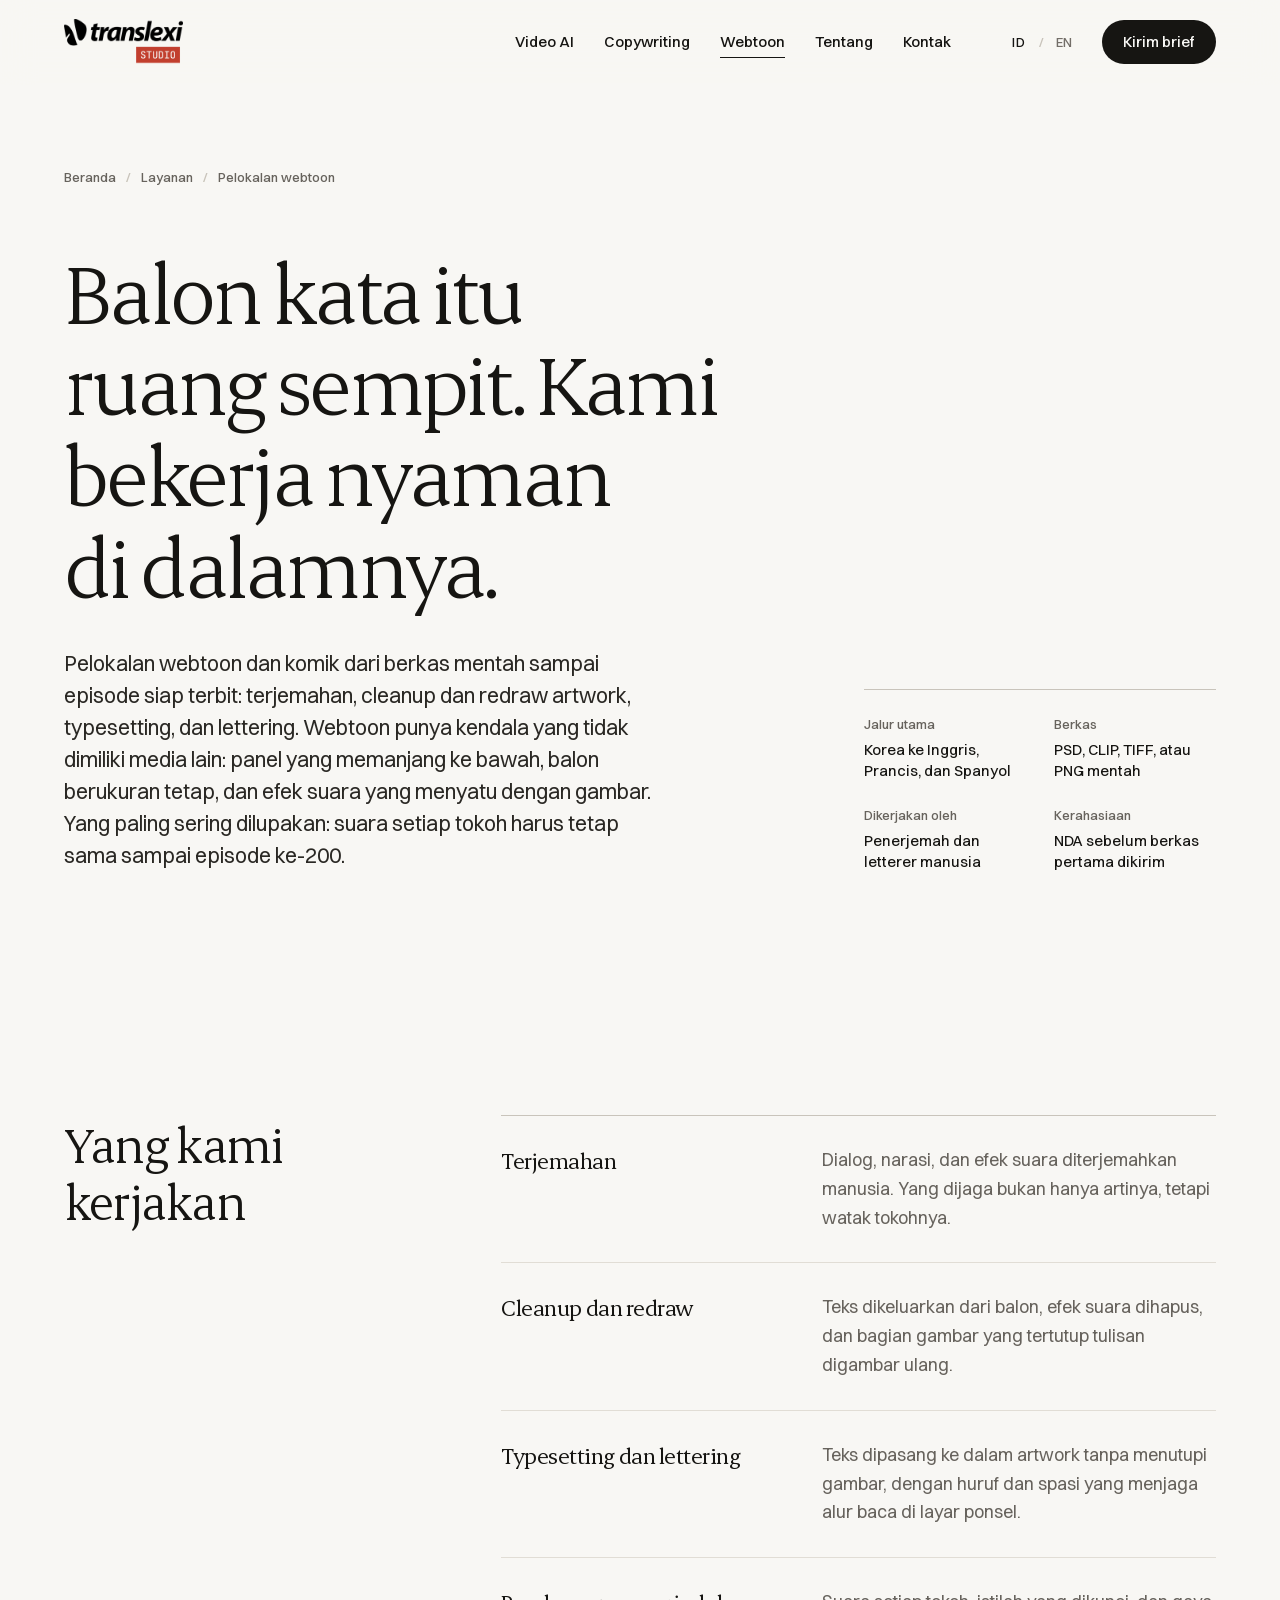
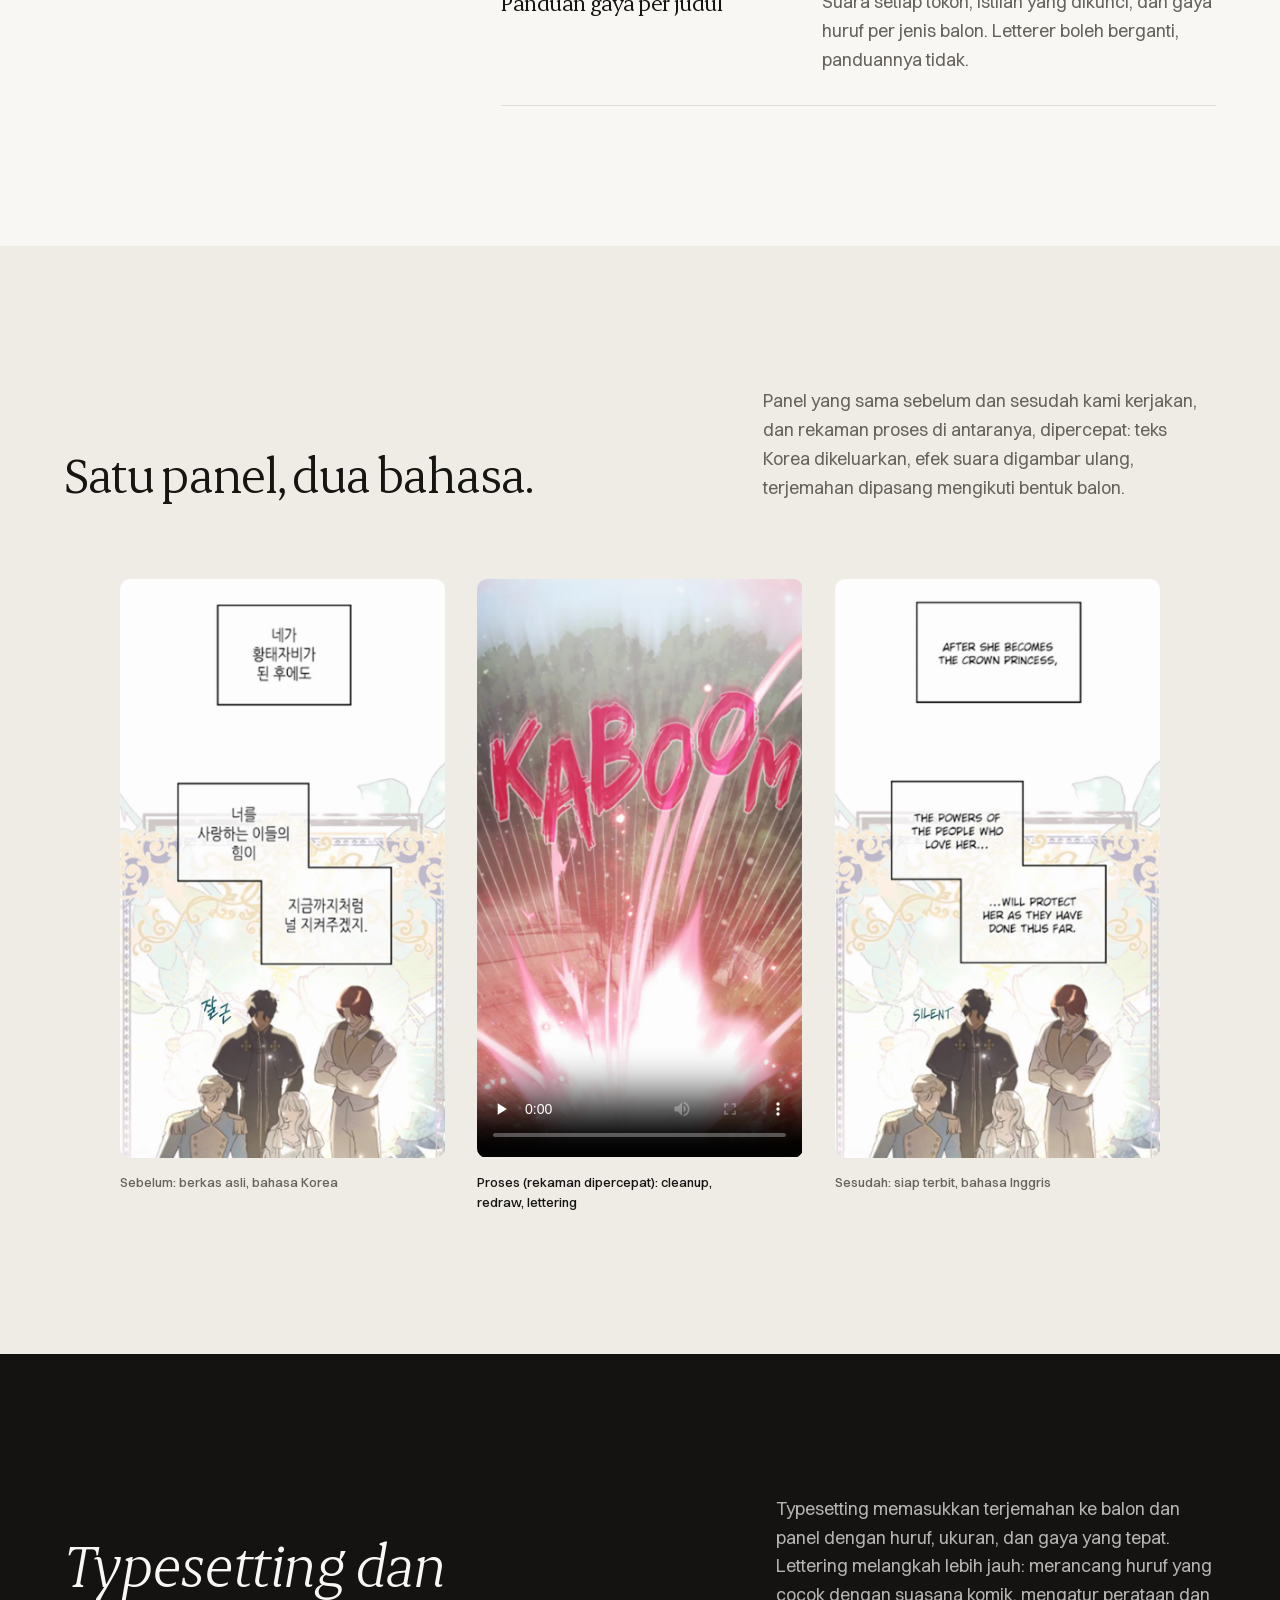
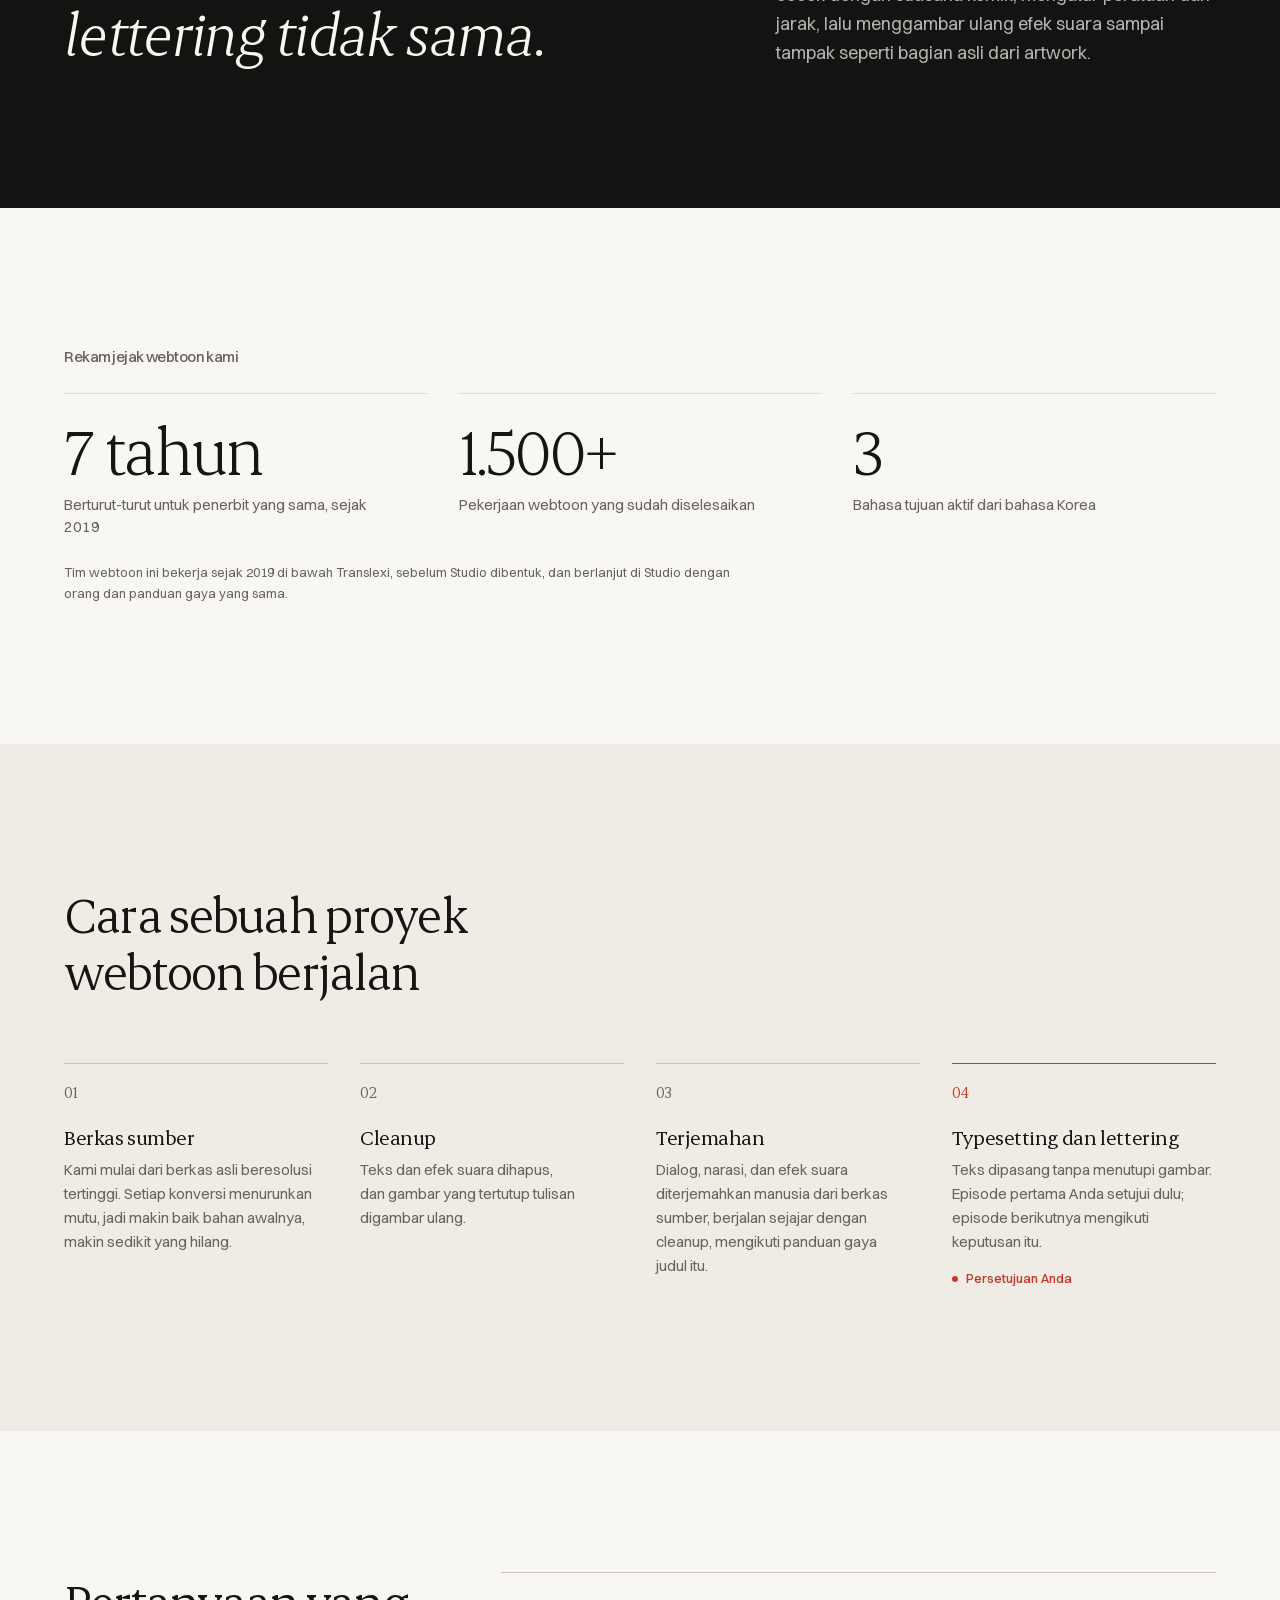
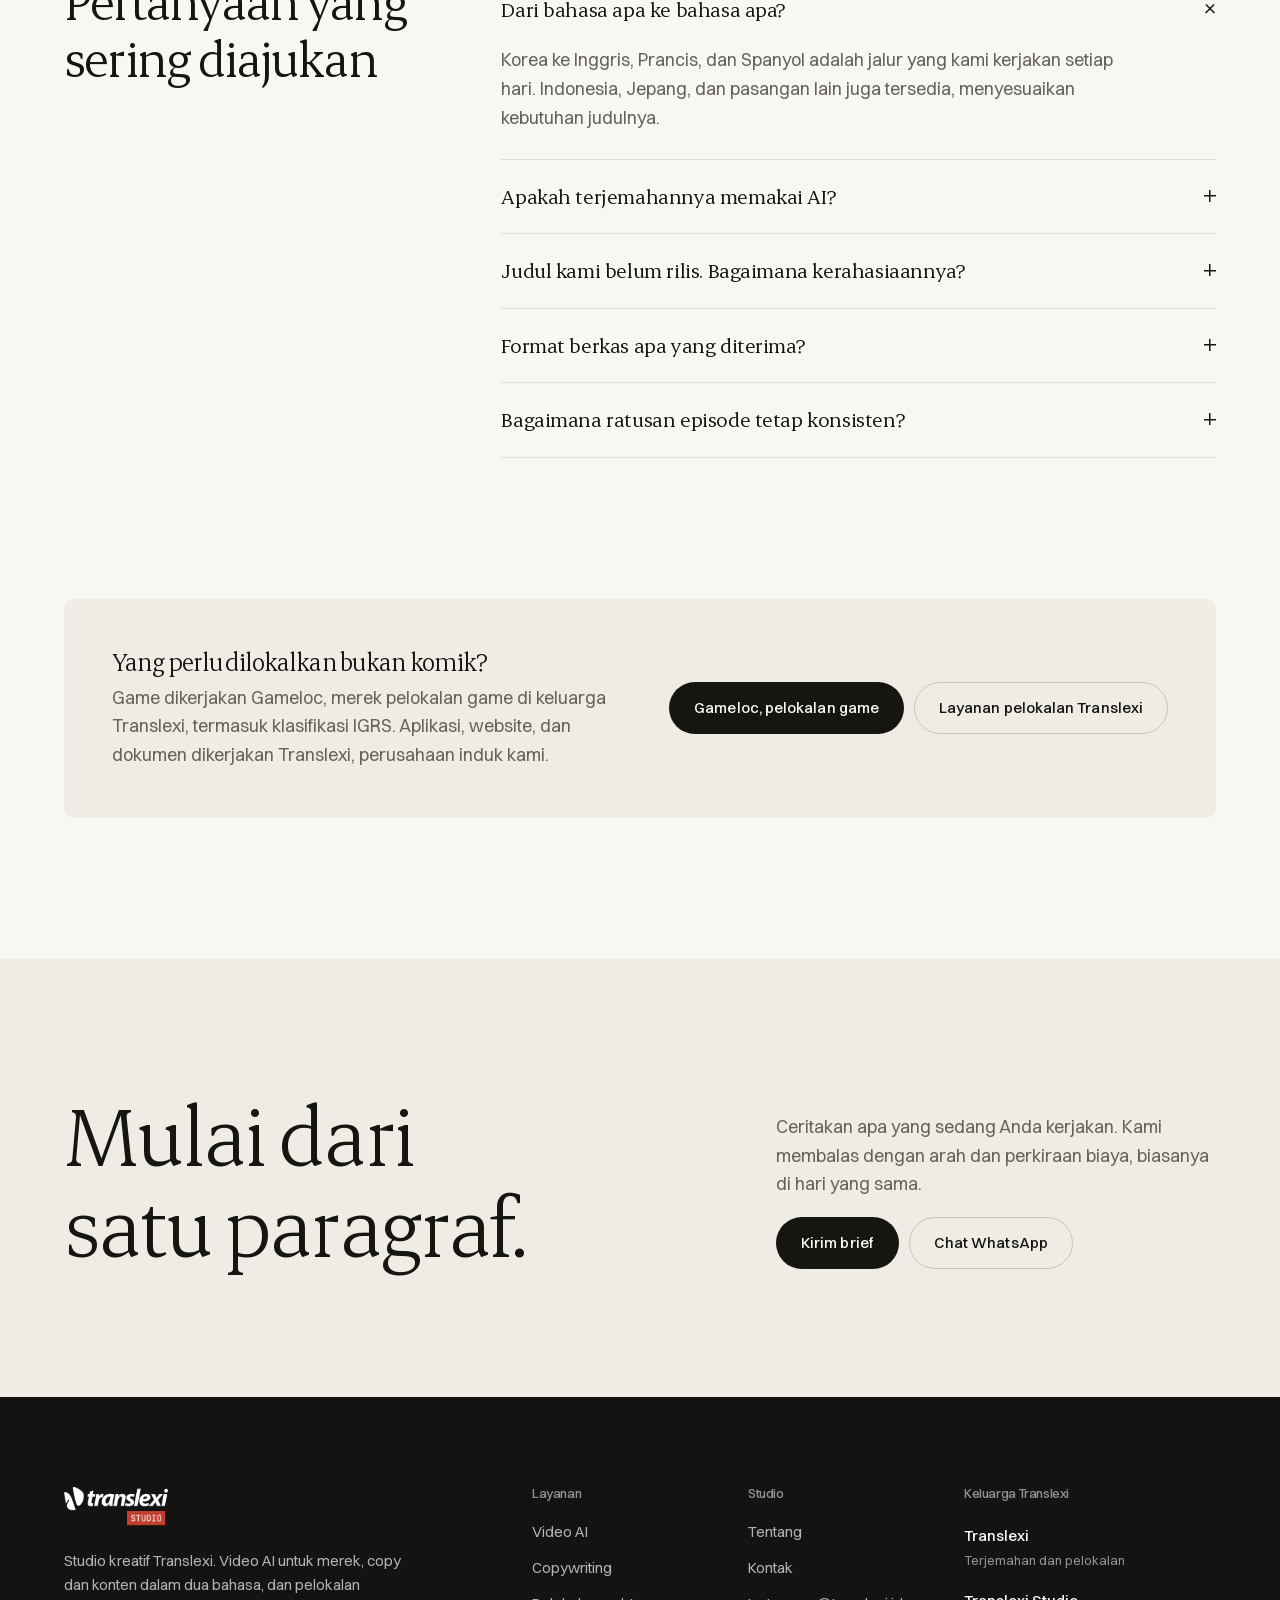
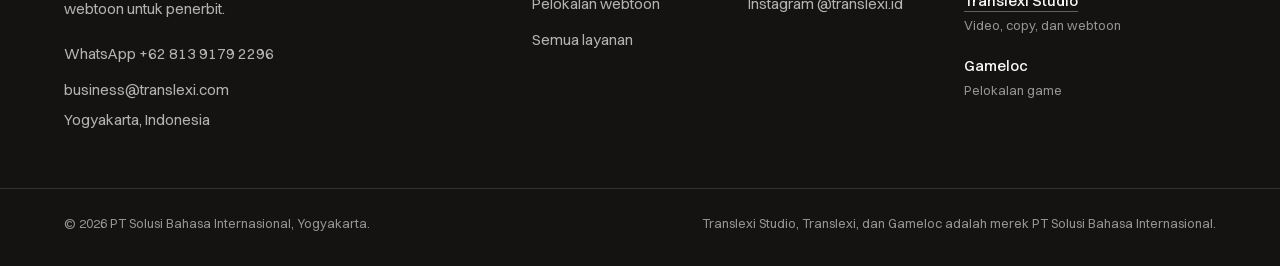
<file: layanan/pelokalan-webtoon/index.html>
<!DOCTYPE html>
<html lang="id">
<head>
<meta charset="utf-8">
<meta name="viewport" content="width=device-width, initial-scale=1">
<title>Jasa Pelokalan Webtoon &amp; Komik — Translexi Studio</title>
<meta name="description" content="Pelokalan webtoon dan komik: terjemahan, cleanup dan redraw, typesetting, lettering. 1.500+ pekerjaan sejak 2019 untuk penerbit yang sama.">
<meta name="theme-color" content="#F8F7F4">
<link rel="canonical" href="https://studio.translexi.id/layanan/pelokalan-webtoon/">
<link rel="alternate" hreflang="id" href="https://studio.translexi.id/layanan/pelokalan-webtoon/">
<link rel="alternate" hreflang="en" href="https://studio.translexi.com/services/webtoon-localization/">
<link rel="alternate" hreflang="x-default" href="https://studio.translexi.com/services/webtoon-localization/">
<meta property="og:type" content="website">
<meta property="og:site_name" content="Translexi Studio">
<meta property="og:title" content="Jasa Pelokalan Webtoon &amp; Komik — Translexi Studio">
<meta property="og:description" content="Pelokalan webtoon dan komik: terjemahan, cleanup dan redraw, typesetting, lettering. 1.500+ pekerjaan sejak 2019 untuk penerbit yang sama.">
<meta property="og:url" content="https://studio.translexi.id/layanan/pelokalan-webtoon/">
<meta property="og:image" content="https://studio.translexi.id/assets/img/og-default.jpg">
<meta property="og:locale" content="id_ID">
<meta property="og:image:width" content="1200">
<meta property="og:image:height" content="630">
<meta property="og:image:alt" content="Translexi Studio">
<meta name="twitter:card" content="summary_large_image">
<meta name="twitter:image" content="https://studio.translexi.id/assets/img/og-default.jpg">
<link rel="icon" type="image/png" href="/assets/img/favicon.png">
<link rel="apple-touch-icon" href="/assets/img/apple-touch-icon.png">
<link rel="preload" href="/assets/font/erode.woff2" as="font" type="font/woff2" crossorigin>
<link rel="preload" href="/assets/font/switzer.woff2" as="font" type="font/woff2" crossorigin>
<script>document.documentElement.className+=" js"</script>
<link rel="stylesheet" href="/assets/css/site.css">
<script type="speculationrules">
{"prerender":[{"where":{"and":[{"href_matches":"/*"},{"not":{"href_matches":"/assets/*"}},{"not":{"href_matches":"/jupiter/*"}},{"not":{"href_matches":"/hpi/*"}}]},"eagerness":"moderate"}]}
</script>
<script type="application/ld+json">{"@context":"https://schema.org","@graph":[{"@type":"Organization","@id":"https://studio.translexi.id/#organization","name":"Translexi Studio","url":"https://studio.translexi.id/","description":"Studio kreatif Translexi: produksi video AI, copywriting Indonesia–Inggris, dan pelokalan webtoon","logo":"https://studio.translexi.id/assets/logo/studio-logo.png","parentOrganization":{"@type":"Organization","name":"PT Solusi Bahasa Internasional","alternateName":"Translexi","url":"https://translexi.id","subOrganization":[{"@type":"Organization","name":"Translexi Studio","url":"https://studio.translexi.id/"},{"@type":"Organization","name":"Gameloc","alternateName":"Translexi Game Localization","url":"https://gameloc.translexi.com/"}]},"address":{"@type":"PostalAddress","addressLocality":"Yogyakarta","addressCountry":"ID"},"email":"business@translexi.com","telephone":"+62 274 2884 924","contactPoint":[{"@type":"ContactPoint","contactType":"sales","telephone":"+62 813 9179 2296","url":"https://wa.me/6281391792296","availableLanguage":["id","en"]}],"areaServed":"Worldwide","knowsLanguage":["id","en","ko","fr","es"],"sameAs":["https://www.instagram.com/translexi.id/","https://translexi.id"],"image":"https://studio.translexi.id/assets/img/og-default.jpg","inLanguage":"id"},{"@type":"Service","@id":"https://studio.translexi.id/layanan/pelokalan-webtoon/#service","name":"Pelokalan webtoon","serviceType":"Webtoon and comic localization","provider":{"@id":"https://studio.translexi.id/#organization"},"areaServed":"Worldwide","description":"Pelokalan webtoon dan komik: terjemahan, cleanup dan redraw, typesetting, lettering. 1.500+ pekerjaan sejak 2019 untuk penerbit yang sama.","url":"https://studio.translexi.id/layanan/pelokalan-webtoon/","inLanguage":"id"},{"@type":"FAQPage","@id":"https://studio.translexi.id/layanan/pelokalan-webtoon/#faq","mainEntity":[{"@type":"Question","name":"Dari bahasa apa ke bahasa apa?","acceptedAnswer":{"@type":"Answer","text":"Korea ke Inggris, Prancis, dan Spanyol adalah jalur yang kami kerjakan setiap hari. Indonesia, Jepang, dan pasangan lain juga tersedia, menyesuaikan kebutuhan judulnya."}},{"@type":"Question","name":"Apakah terjemahannya memakai AI?","acceptedAnswer":{"@type":"Answer","text":"Tidak. Seluruh pekerjaan webtoon diterjemahkan dan di-letter manusia, dari panel pertama sampai panel terakhir. Pembaca webtoon langsung tahu kalau sebuah judul diterjemahkan mesin."}},{"@type":"Question","name":"Judul kami belum rilis. Bagaimana kerahasiaannya?","acceptedAnswer":{"@type":"Answer","text":"Kami terbiasa memegang materi yang belum terbit. NDA bisa ditandatangani sebelum berkas pertama berpindah, dan akses berkas dibatasi pada tim yang mengerjakan judul itu saja."}},{"@type":"Question","name":"Format berkas apa yang diterima?","acceptedAnswer":{"@type":"Answer","text":"Berkas asli beresolusi tertinggi: PSD, CLIP, TIFF, atau PNG mentah. Kalau yang ada hanya hasil ekspor, kirim saja. Tahap cleanup kami memang ada untuk itu."}},{"@type":"Question","name":"Bagaimana ratusan episode tetap konsisten?","acceptedAnswer":{"@type":"Answer","text":"Setiap judul punya panduan gaya sendiri: suara tiap tokoh, istilah yang dikunci, dan gaya huruf per jenis balon. Panduan itu dipakai oleh siapa pun yang mengerjakan episode berikutnya."}}],"inLanguage":"id"},{"@type":"BreadcrumbList","itemListElement":[{"@type":"ListItem","position":1,"name":"home","item":"https://studio.translexi.id/"},{"@type":"ListItem","position":2,"name":"services","item":"https://studio.translexi.id/layanan/"},{"@type":"ListItem","position":3,"name":"webtoon","item":"https://studio.translexi.id/layanan/pelokalan-webtoon/"}],"inLanguage":"id"}]}</script>
</head>
<body class="hal-webtoon">
<a class="lompat" href="#isi">Langsung ke isi</a>
<header class="nav" id="nav">
  <div class="wadah nav__baris">
    <a class="nav__merek" href="/" aria-label="Translexi Studio">
      <img class="nav__logo nav__logo--gelap" src="/assets/logo/studio-dark.webp" alt="Translexi Studio" width="1200" height="463">
    </a>
    <nav class="nav__menu" id="menu" aria-label="Navigasi utama">
      <ul class="nav__daftar">
        <li><a href="/layanan/video-ai/">Video AI</a></li>
        <li><a href="/layanan/copywriting/">Copywriting</a></li>
        <li><a href="/layanan/pelokalan-webtoon/" aria-current="page">Webtoon</a></li>
        <li><a href="/tentang/">Tentang</a></li>
        <li><a href="/kontak/">Kontak</a></li>
      </ul>
      <div class="nav__aksi">
        <div class="bahasa" role="group" aria-label="Pilih bahasa">
          <a href="https://studio.translexi.id/layanan/pelokalan-webtoon/" hreflang="id" lang="id" aria-current="true">ID</a>
          <span aria-hidden="true">/</span>
          <a href="https://studio.translexi.com/services/webtoon-localization/" hreflang="en" lang="en">EN</a>
        </div>
        <a class="tombol tombol--isi nav__cta" href="/kontak/">Kirim brief</a>
      </div>
    </nav>
    <button class="nav__burger" id="burger" type="button" aria-expanded="false" aria-controls="menu" aria-label="Menu"><span></span><span></span></button>
  </div>
</header>
<main id="isi">

<section class="kepala">
  <div class="wadah kepala__grid kepala__grid--spek">
    <div class="kepala__utama">
      <nav class="kepala__jejak" aria-label="Breadcrumb">
        <a href="/">Beranda</a>
<span aria-hidden="true">/</span><a href="/layanan/">Layanan</a>        <span aria-hidden="true">/</span><span aria-current="page">Pelokalan webtoon</span>
      </nav>
      <h1 class="kepala__judul">Balon kata itu ruang sempit. Kami bekerja nyaman di dalamnya.</h1>
      <p class="kepala__lede">Pelokalan webtoon dan komik dari berkas mentah sampai episode siap terbit: terjemahan, cleanup dan redraw artwork, typesetting, dan lettering. Webtoon punya kendala yang tidak dimiliki media lain: panel yang memanjang ke bawah, balon berukuran tetap, dan efek suara yang menyatu dengan gambar. Yang paling sering dilupakan: suara setiap tokoh harus tetap sama sampai episode ke-200.</p>
    </div>
    <dl class="spek">
      <div class="spek__baris"><dt>Jalur utama</dt><dd>Korea ke Inggris, Prancis, dan Spanyol</dd></div>
      <div class="spek__baris"><dt>Berkas</dt><dd>PSD, CLIP, TIFF, atau PNG mentah</dd></div>
      <div class="spek__baris"><dt>Dikerjakan oleh</dt><dd>Penerjemah dan letterer manusia</dd></div>
      <div class="spek__baris"><dt>Kerahasiaan</dt><dd>NDA sebelum berkas pertama dikirim</dd></div>
    </dl>
  </div>
</section>


<section class="bagian tawaran" aria-labelledby="tawaran-judul">
  <div class="wadah kisi">
    <h2 class="kisi__kiri judul-bagian" id="tawaran-judul">Yang kami kerjakan</h2>
    <ul class="kisi__kanan tawaran__daftar">
      <li class="tawaran__item"><h3>Terjemahan</h3><p>Dialog, narasi, dan efek suara diterjemahkan manusia. Yang dijaga bukan hanya artinya, tetapi watak tokohnya.</p></li>
      <li class="tawaran__item"><h3>Cleanup dan redraw</h3><p>Teks dikeluarkan dari balon, efek suara dihapus, dan bagian gambar yang tertutup tulisan digambar ulang.</p></li>
      <li class="tawaran__item"><h3>Typesetting dan lettering</h3><p>Teks dipasang ke dalam artwork tanpa menutupi gambar, dengan huruf dan spasi yang menjaga alur baca di layar ponsel.</p></li>
      <li class="tawaran__item"><h3>Panduan gaya per judul</h3><p>Suara setiap tokoh, istilah yang dikunci, dan gaya huruf per jenis balon. Letterer boleh berganti, panduannya tidak.</p></li>
    </ul>
  </div>
</section>

<section class="bagian media" aria-labelledby="media-judul">
  <div class="wadah">
    <div class="pembuka">
      <h2 class="judul-bagian" id="media-judul">Satu panel, dua bahasa.</h2>
      <p class="pembuka__teks">Panel yang sama sebelum dan sesudah kami kerjakan, dan rekaman proses di antaranya, dipercepat: teks Korea dikeluarkan, efek suara digambar ulang, terjemahan dipasang mengikuti bentuk balon.</p>
    </div>
    <ol class="media__tiga" tabindex="0" aria-label="Satu panel, dua bahasa.">
      <li class="media__bingkai">
        <img src="/assets/img/webtoon-sebelum.webp" alt="" width="720" height="1280" loading="lazy" decoding="async">
        <p class="media__label">Sebelum: berkas asli, bahasa Korea</p>
      </li>
      <li class="media__bingkai media__bingkai--video">
        <video class="media__video" controls playsinline preload="none" poster="/assets/img/webtoon-process-poster.webp" width="1080" height="1920" aria-label="Putar rekaman proses">
          <source src="/assets/video/webtoon-process.mp4" type="video/mp4">
        </video>
        <p class="media__label">Proses (rekaman dipercepat): cleanup, redraw, lettering</p>
      </li>
      <li class="media__bingkai">
        <img src="/assets/img/webtoon-sesudah.webp" alt="" width="720" height="1280" loading="lazy" decoding="async">
        <p class="media__label">Sesudah: siap terbit, bahasa Inggris</p>
      </li>
    </ol>
  </div>
</section>

<section class="bagian bagian--malam sorot">
  <div class="wadah sorot__isi">
    <h2 class="sorot__judul">Typesetting dan lettering tidak sama.</h2>
    <p class="sorot__teks">Typesetting memasukkan terjemahan ke balon dan panel dengan huruf, ukuran, dan gaya yang tepat. Lettering melangkah lebih jauh: merancang huruf yang cocok dengan suasana komik, mengatur perataan dan jarak, lalu menggambar ulang efek suara sampai tampak seperti bagian asli dari artwork.</p>
  </div>
</section>


<section class="bagian bukti" aria-labelledby="bukti-judul">
  <div class="wadah">
    <h2 class="bukti__kepala" id="bukti-judul">Rekam jejak webtoon kami</h2>
    <div class="angka">
  <dl class="angka__baris angka__baris--3">
    <div class="angka__sel"><dt>Berturut-turut untuk penerbit yang sama, sejak 2019</dt><dd>7 tahun</dd></div>
    <div class="angka__sel"><dt>Pekerjaan webtoon yang sudah diselesaikan</dt><dd>1.500+</dd></div>
    <div class="angka__sel"><dt>Bahasa tujuan aktif dari bahasa Korea</dt><dd>3</dd></div>
  </dl>
<p class="angka__catatan">Tim webtoon ini bekerja sejak 2019 di bawah Translexi, sebelum Studio dibentuk, dan berlanjut di Studio dengan orang dan panduan gaya yang sama.</p></div>

  </div>
</section>

<section class="bagian proses" aria-labelledby="proses-judul">
  <div class="wadah">
    <h2 class="judul-bagian" id="proses-judul">Cara sebuah proyek webtoon berjalan</h2>
    <ol class="proses__daftar proses__daftar--4">
      <li class="proses__langkah">
        <span class="proses__no">01</span>
        <h3>Berkas sumber</h3>
        <p>Kami mulai dari berkas asli beresolusi tertinggi. Setiap konversi menurunkan mutu, jadi makin baik bahan awalnya, makin sedikit yang hilang.</p>
      </li>
      <li class="proses__langkah">
        <span class="proses__no">02</span>
        <h3>Cleanup</h3>
        <p>Teks dan efek suara dihapus, dan gambar yang tertutup tulisan digambar ulang.</p>
      </li>
      <li class="proses__langkah">
        <span class="proses__no">03</span>
        <h3>Terjemahan</h3>
        <p>Dialog, narasi, dan efek suara diterjemahkan manusia dari berkas sumber, berjalan sejajar dengan cleanup, mengikuti panduan gaya judul itu.</p>
      </li>
      <li class="proses__langkah proses__langkah--gate">
        <span class="proses__no">04</span>
        <h3>Typesetting dan lettering</h3>
        <p>Teks dipasang tanpa menutupi gambar. Episode pertama Anda setujui dulu; episode berikutnya mengikuti keputusan itu.</p>
<p class="proses__gate">Persetujuan Anda</p>      </li>
    </ol>
  </div>
</section>

<section class="bagian faq" aria-labelledby="faq-judul">
  <div class="wadah kisi">
    <h2 class="kisi__kiri judul-bagian" id="faq-judul">Pertanyaan yang sering diajukan</h2>
    <div class="kisi__kanan faq__daftar">
      <details class="faq__item" open>
        <summary>Dari bahasa apa ke bahasa apa?</summary>
        <p>Korea ke Inggris, Prancis, dan Spanyol adalah jalur yang kami kerjakan setiap hari. Indonesia, Jepang, dan pasangan lain juga tersedia, menyesuaikan kebutuhan judulnya.</p>
      </details>
      <details class="faq__item">
        <summary>Apakah terjemahannya memakai AI?</summary>
        <p>Tidak. Seluruh pekerjaan webtoon diterjemahkan dan di-letter manusia, dari panel pertama sampai panel terakhir. Pembaca webtoon langsung tahu kalau sebuah judul diterjemahkan mesin.</p>
      </details>
      <details class="faq__item">
        <summary>Judul kami belum rilis. Bagaimana kerahasiaannya?</summary>
        <p>Kami terbiasa memegang materi yang belum terbit. NDA bisa ditandatangani sebelum berkas pertama berpindah, dan akses berkas dibatasi pada tim yang mengerjakan judul itu saja.</p>
      </details>
      <details class="faq__item">
        <summary>Format berkas apa yang diterima?</summary>
        <p>Berkas asli beresolusi tertinggi: PSD, CLIP, TIFF, atau PNG mentah. Kalau yang ada hanya hasil ekspor, kirim saja. Tahap cleanup kami memang ada untuk itu.</p>
      </details>
      <details class="faq__item">
        <summary>Bagaimana ratusan episode tetap konsisten?</summary>
        <p>Setiap judul punya panduan gaya sendiri: suara tiap tokoh, istilah yang dikunci, dan gaya huruf per jenis balon. Panduan itu dipakai oleh siapa pun yang mengerjakan episode berikutnya.</p>
      </details>
    </div>
  </div>
</section>

<section class="bagian silang">
  <div class="wadah">
    <div class="silang__kotak">
      <div class="silang__teks">
        <h2>Yang perlu dilokalkan bukan komik?</h2>
        <p>Game dikerjakan Gameloc, merek pelokalan game di keluarga Translexi, termasuk klasifikasi IGRS. Aplikasi, website, dan dokumen dikerjakan Translexi, perusahaan induk kami.</p>
      </div>
      <div class="silang__aksi">
        <a class="tombol tombol--isi"
           href="https://gameloc.translexi.com/" rel="noopener">Gameloc, pelokalan game</a>
        <a class="tombol tombol--garis"
           href="https://translexi.id/pelokalan" rel="noopener">Layanan pelokalan Translexi</a>
      </div>
    </div>
  </div>
</section>

<section class="akhir" aria-labelledby="akhir-judul">
  <div class="wadah akhir__isi">
    <h2 class="akhir__judul" id="akhir-judul">Mulai dari satu paragraf.</h2>
    <div class="akhir__kanan">
      <p>Ceritakan apa yang sedang Anda kerjakan. Kami membalas dengan arah dan perkiraan biaya, biasanya di hari yang sama.</p>
      <div class="akhir__aksi">
        <a class="tombol tombol--isi" href="/kontak/">Kirim brief</a>
        <a class="tombol tombol--garis" href="https://wa.me/6281391792296" rel="noopener">Chat WhatsApp</a>
      </div>
    </div>
  </div>
</section>
</main>
<footer class="kaki">
  <div class="wadah kaki__grid">
    <div class="kaki__merek">
      <img src="/assets/logo/studio.webp" alt="Translexi Studio" width="1200" height="463" decoding="async">
      <p>Studio kreatif Translexi. Video AI untuk merek, copy dan konten dalam dua bahasa, dan pelokalan webtoon untuk penerbit.</p>
      <ul class="kaki__kontak">
        <li><a href="https://wa.me/6281391792296" rel="noopener">WhatsApp +62 813 9179 2296</a></li>
        <li><a href="mailto:business@translexi.com">business@translexi.com</a></li>
        <li>Yogyakarta, Indonesia</li>
      </ul>
    </div>
    <div class="kaki__kolom">
      <h2 class="kaki__kepala">Layanan</h2>
      <ul>
<li><a href="/layanan/video-ai/">Video AI</a></li><li><a href="/layanan/copywriting/">Copywriting</a></li><li><a href="/layanan/pelokalan-webtoon/">Pelokalan webtoon</a></li>        <li><a href="/layanan/">Semua layanan</a></li>
      </ul>
    </div>
    <div class="kaki__kolom">
      <h2 class="kaki__kepala">Studio</h2>
      <ul>
        <li><a href="/tentang/">Tentang</a></li>
        <li><a href="/kontak/">Kontak</a></li>
        <li><a href="https://www.instagram.com/translexi.id/" rel="noopener">Instagram @translexi.id</a></li>
      </ul>
    </div>
    <div class="kaki__kolom kaki__keluarga">
      <h2 class="kaki__kepala">Keluarga Translexi</h2>
      <ul>
        <li>
          <a href="https://translexi.id" rel="noopener">Translexi</a>
          <span>Terjemahan dan pelokalan</span>
        </li>
        <li class="ini">
          <a href="/">Translexi Studio</a>
          <span>Video, copy, dan webtoon</span>
        </li>
        <li>
          <a href="https://gameloc.translexi.com/" rel="noopener">Gameloc</a>
          <span>Pelokalan game</span>
        </li>
      </ul>
    </div>
  </div>
  <div class="wadah kaki__legal"><p>© 2026 PT Solusi Bahasa Internasional, Yogyakarta.</p><p>Translexi Studio, Translexi, dan Gameloc adalah merek PT Solusi Bahasa Internasional.</p></div>
</footer>
<script src="/assets/js/site.js" defer></script>
</body>
</html>
</file>
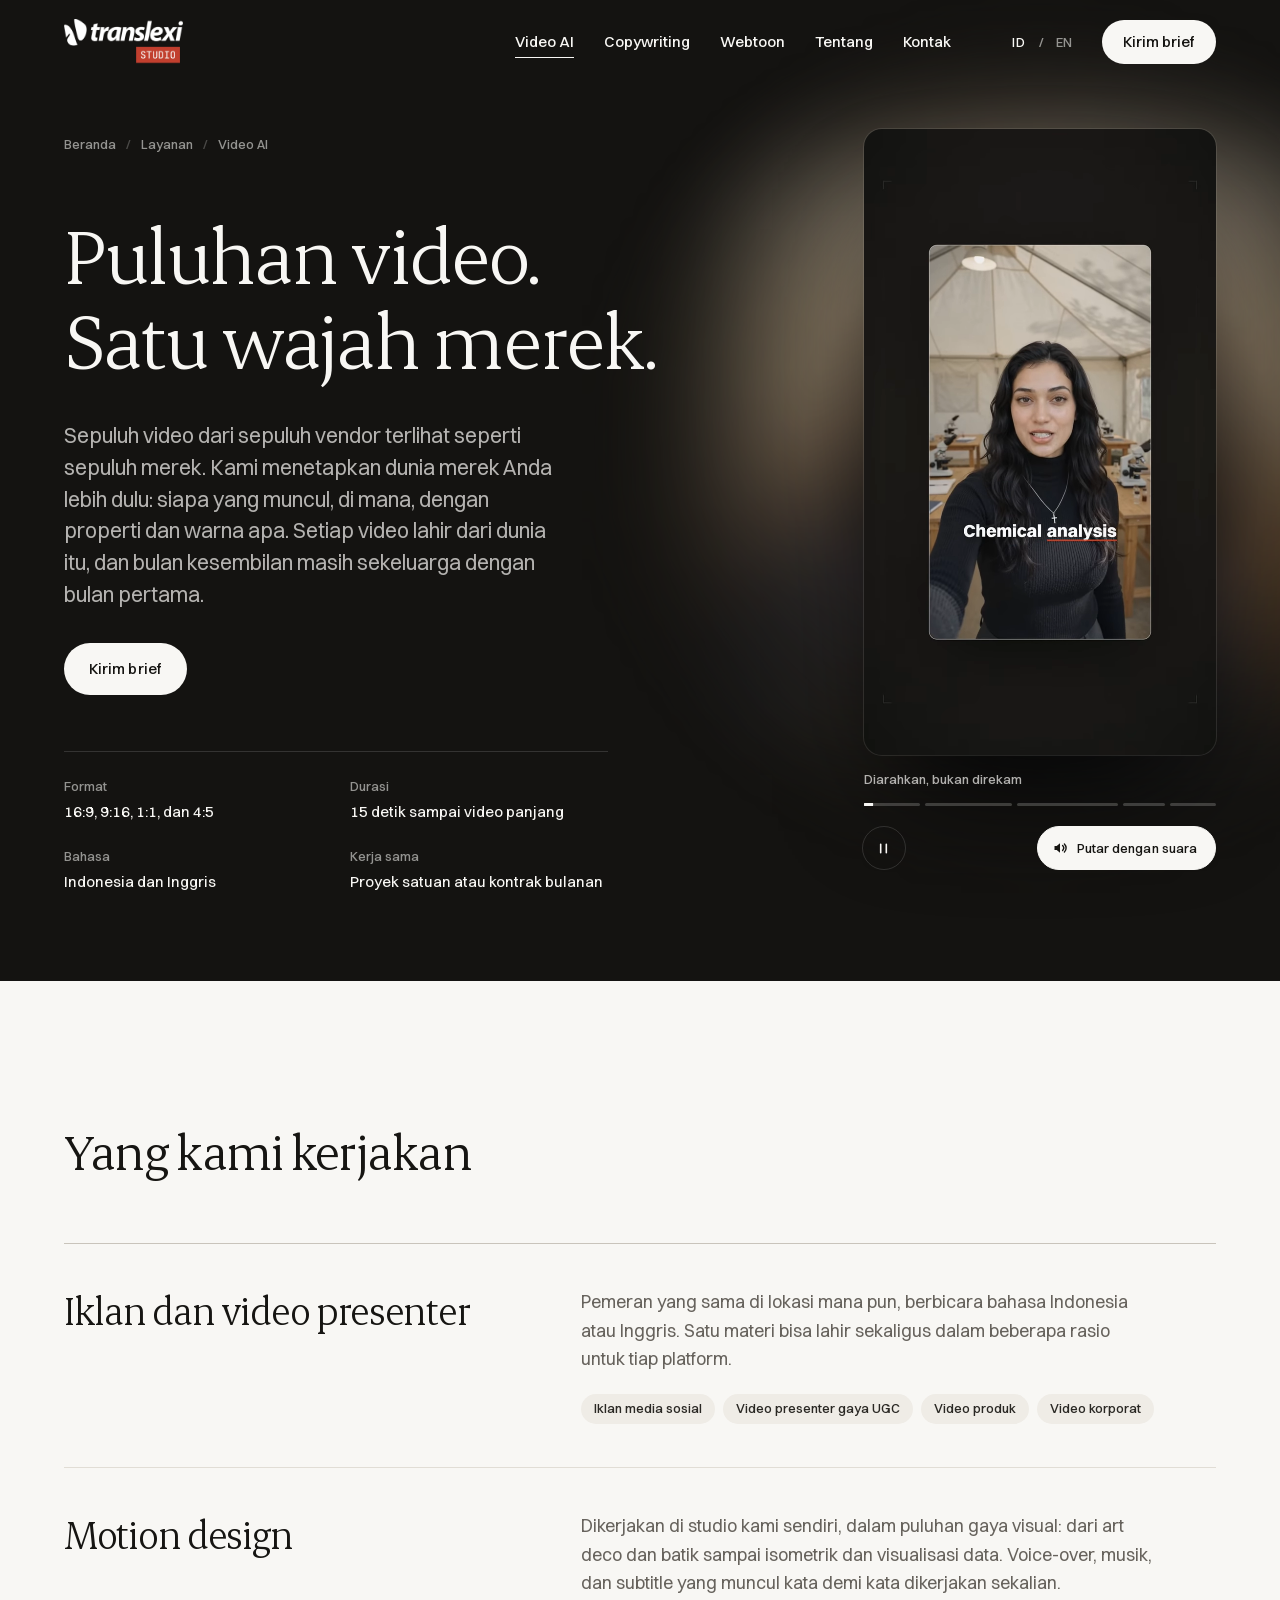
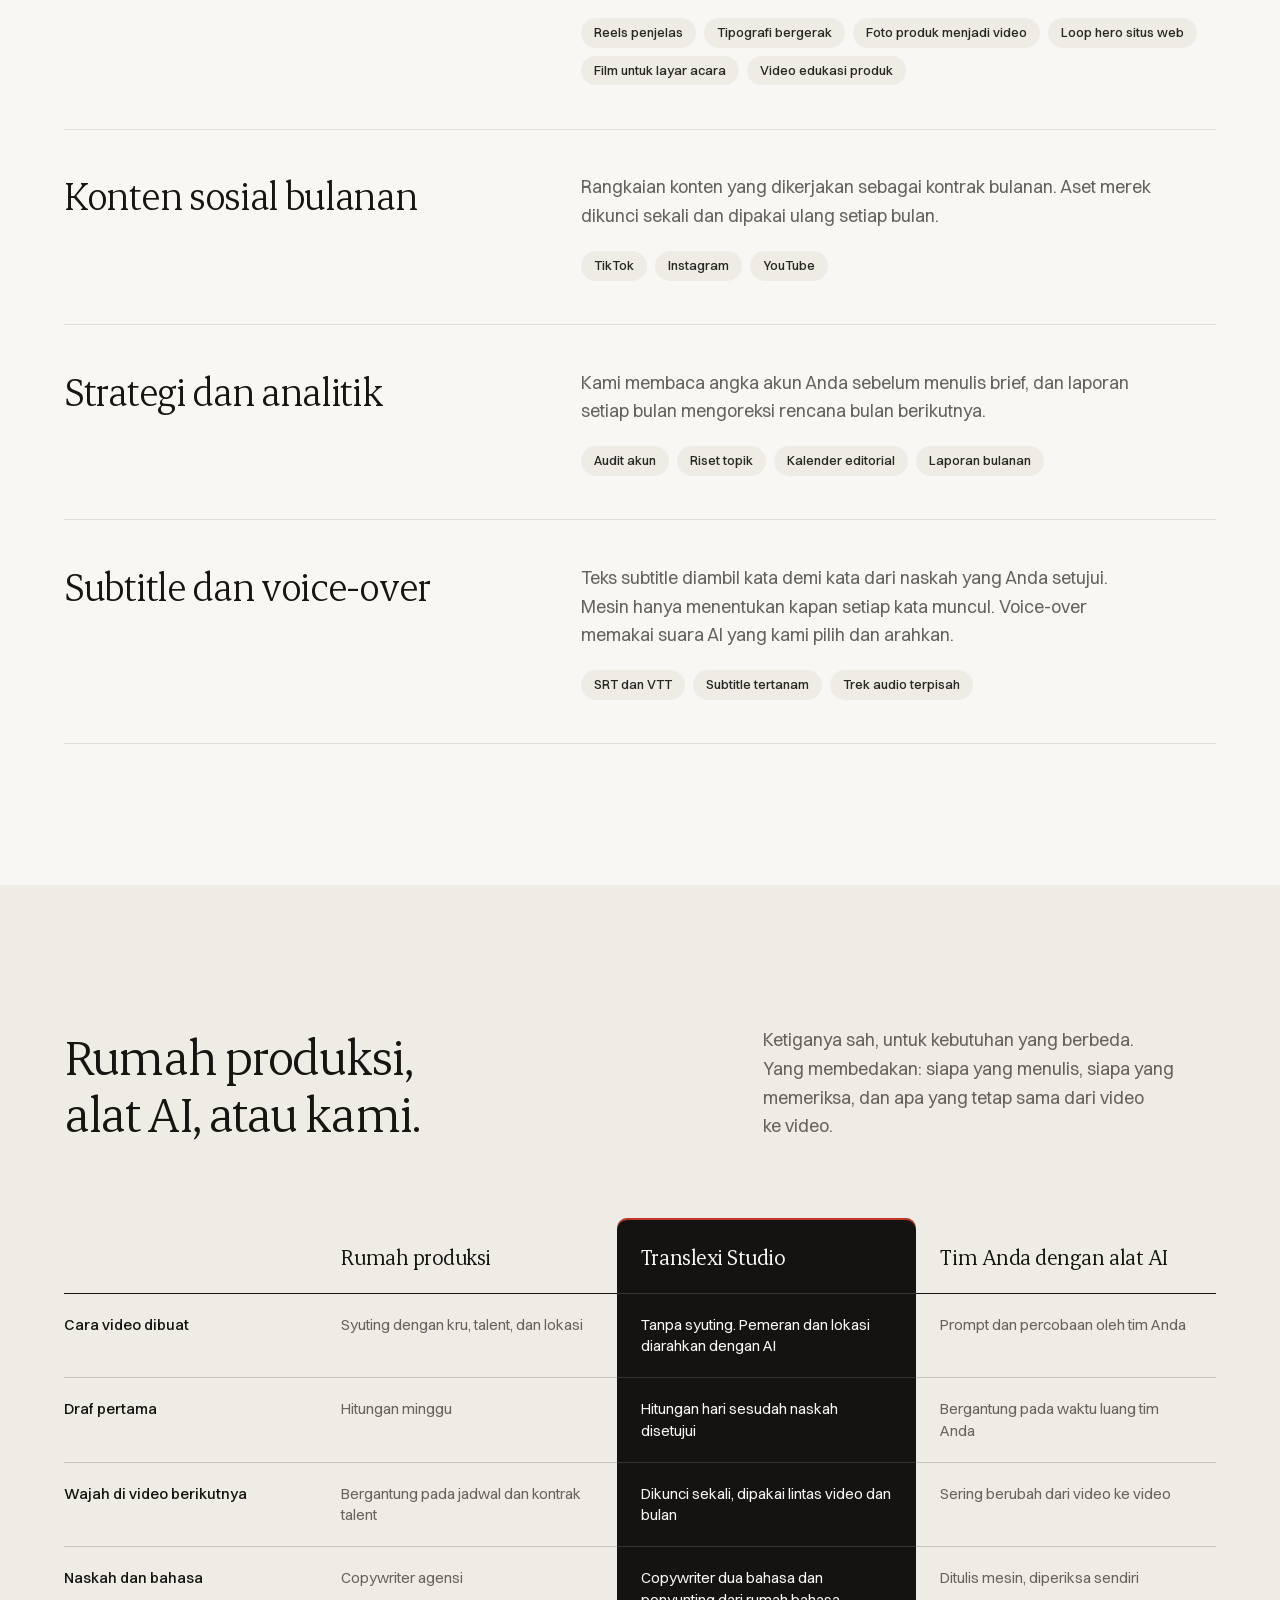
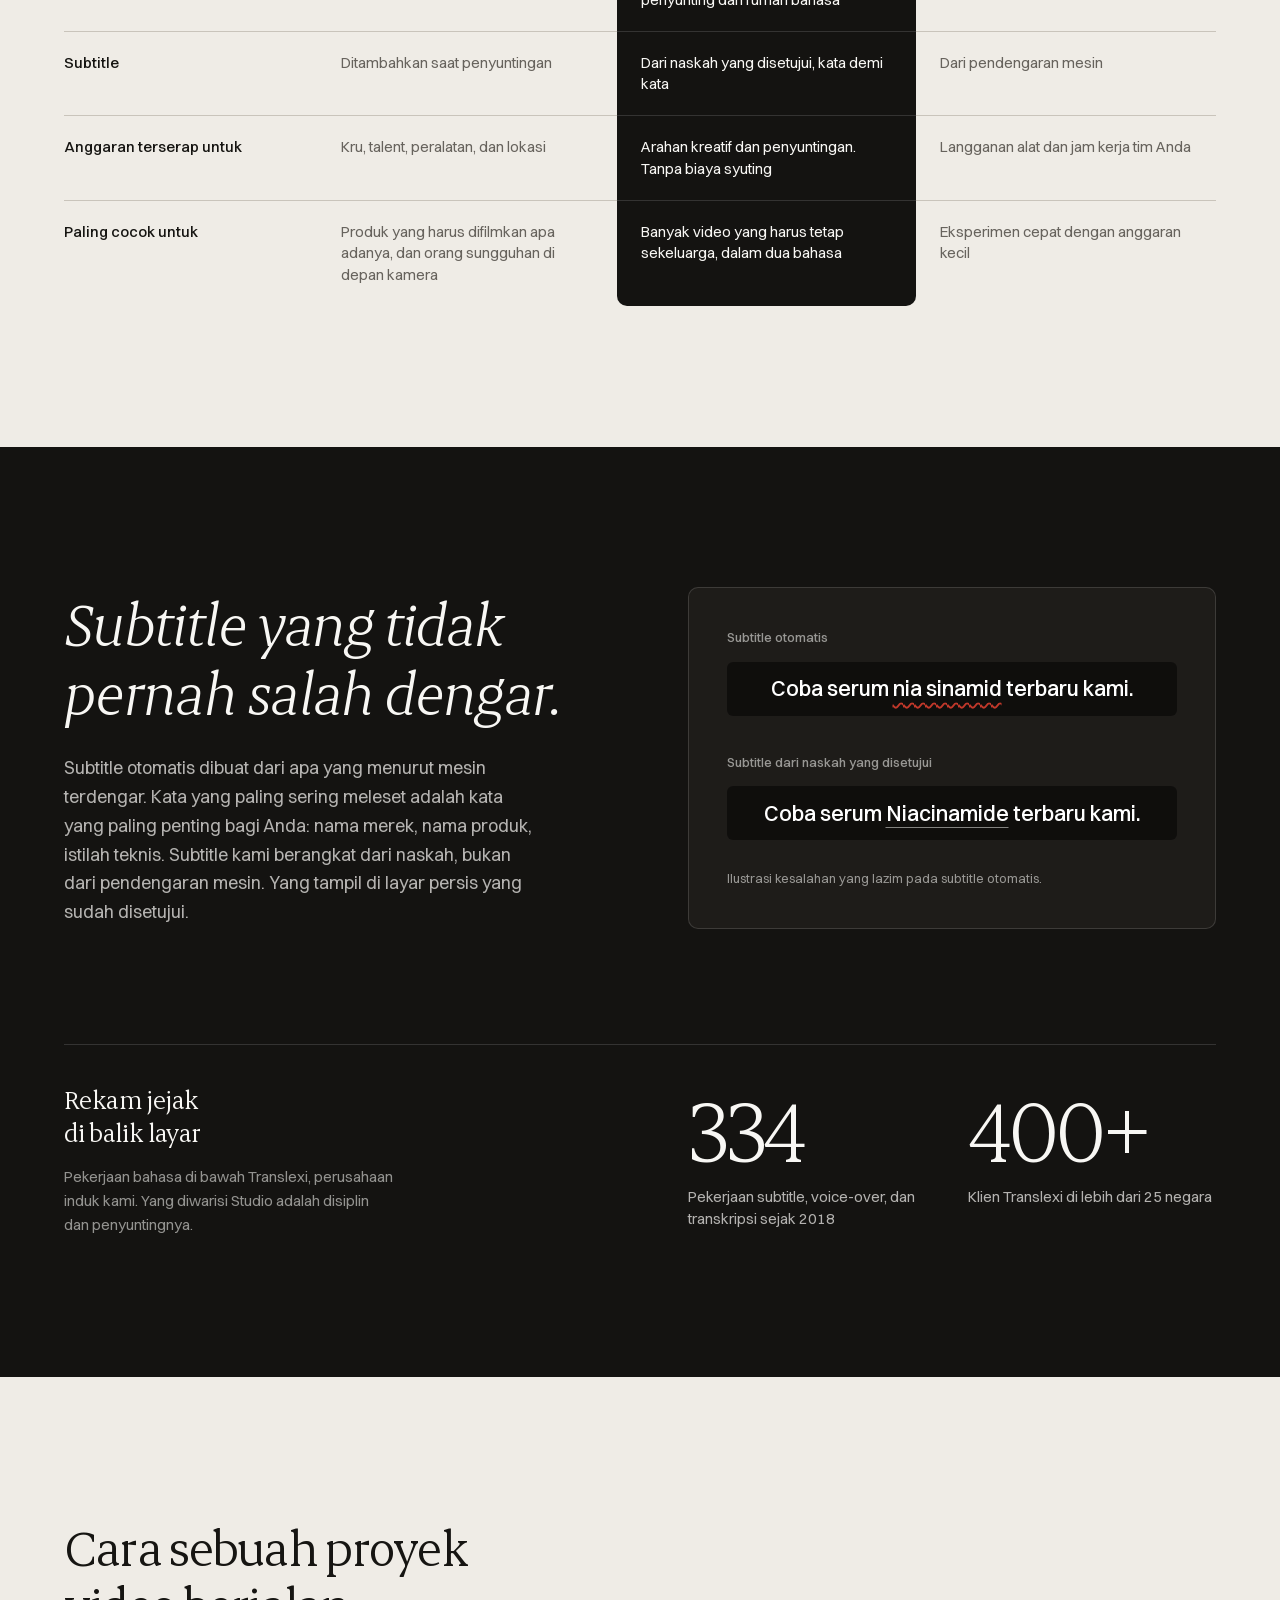
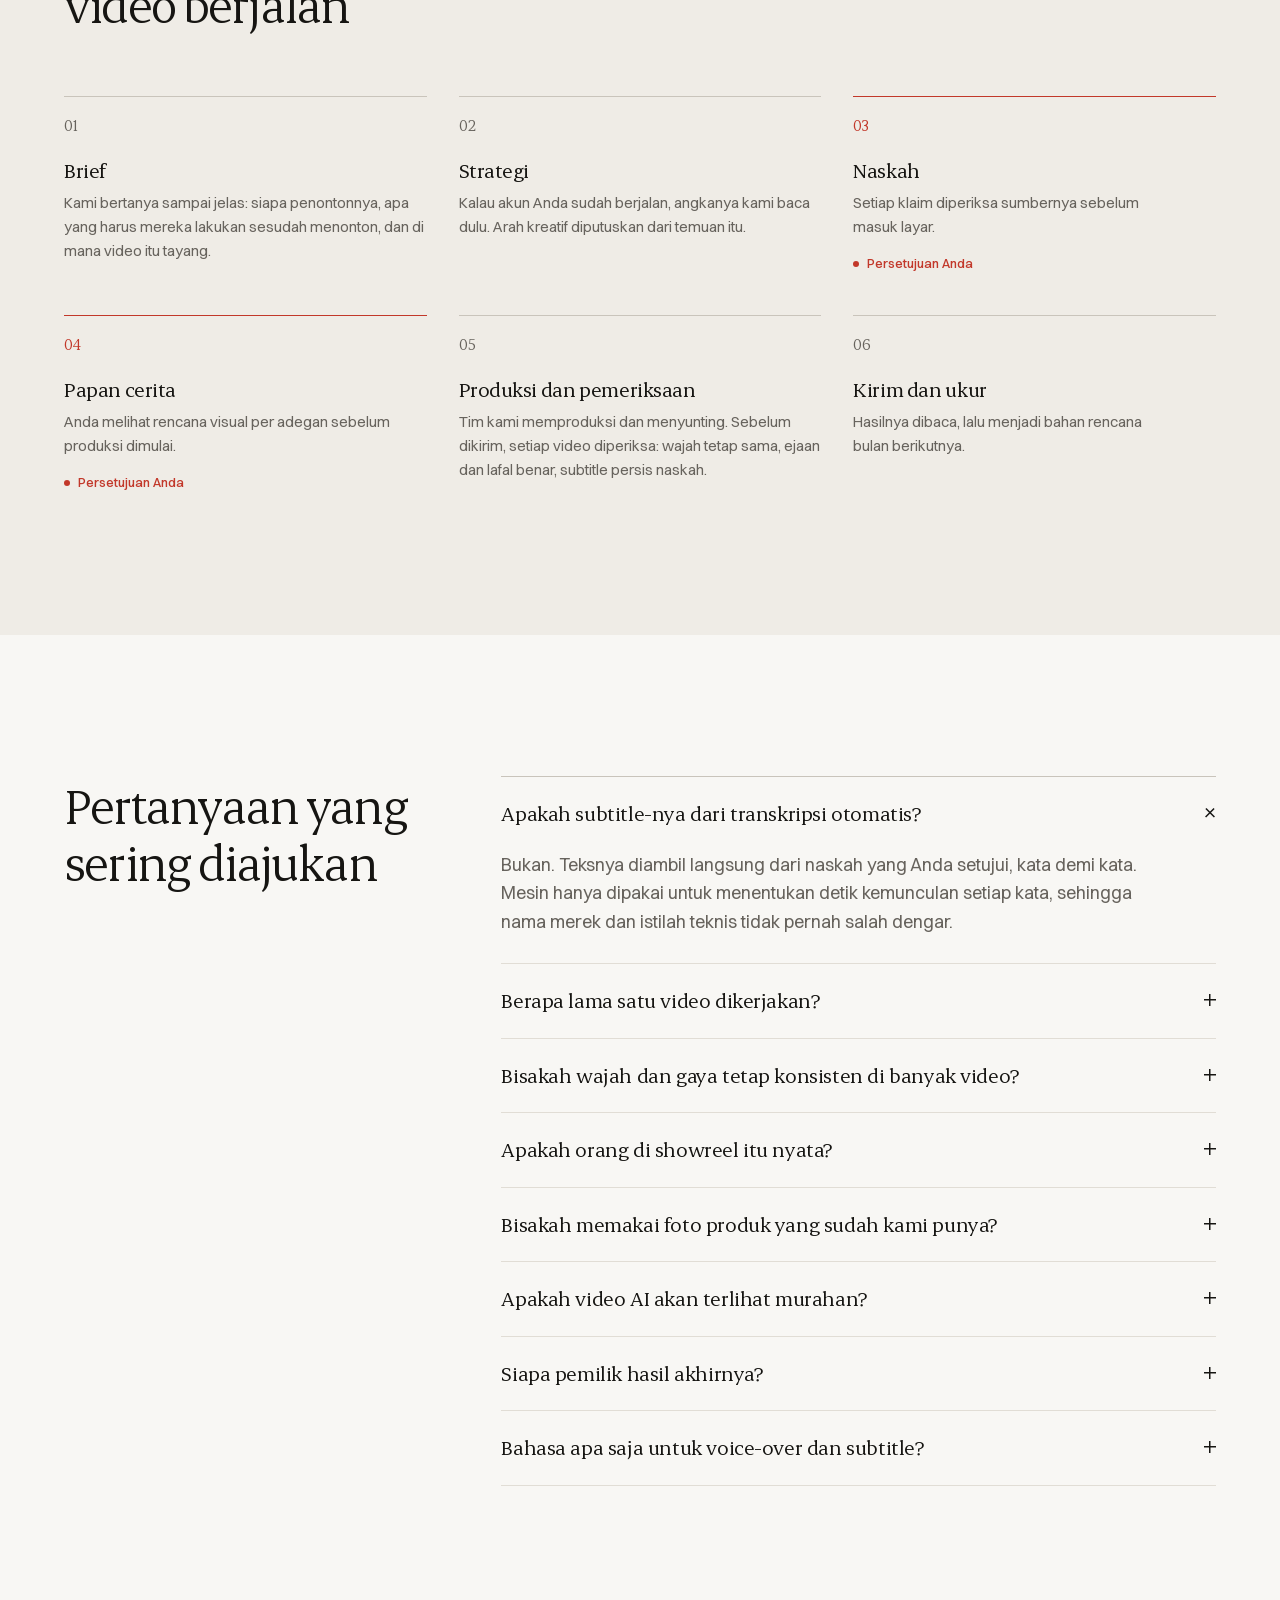
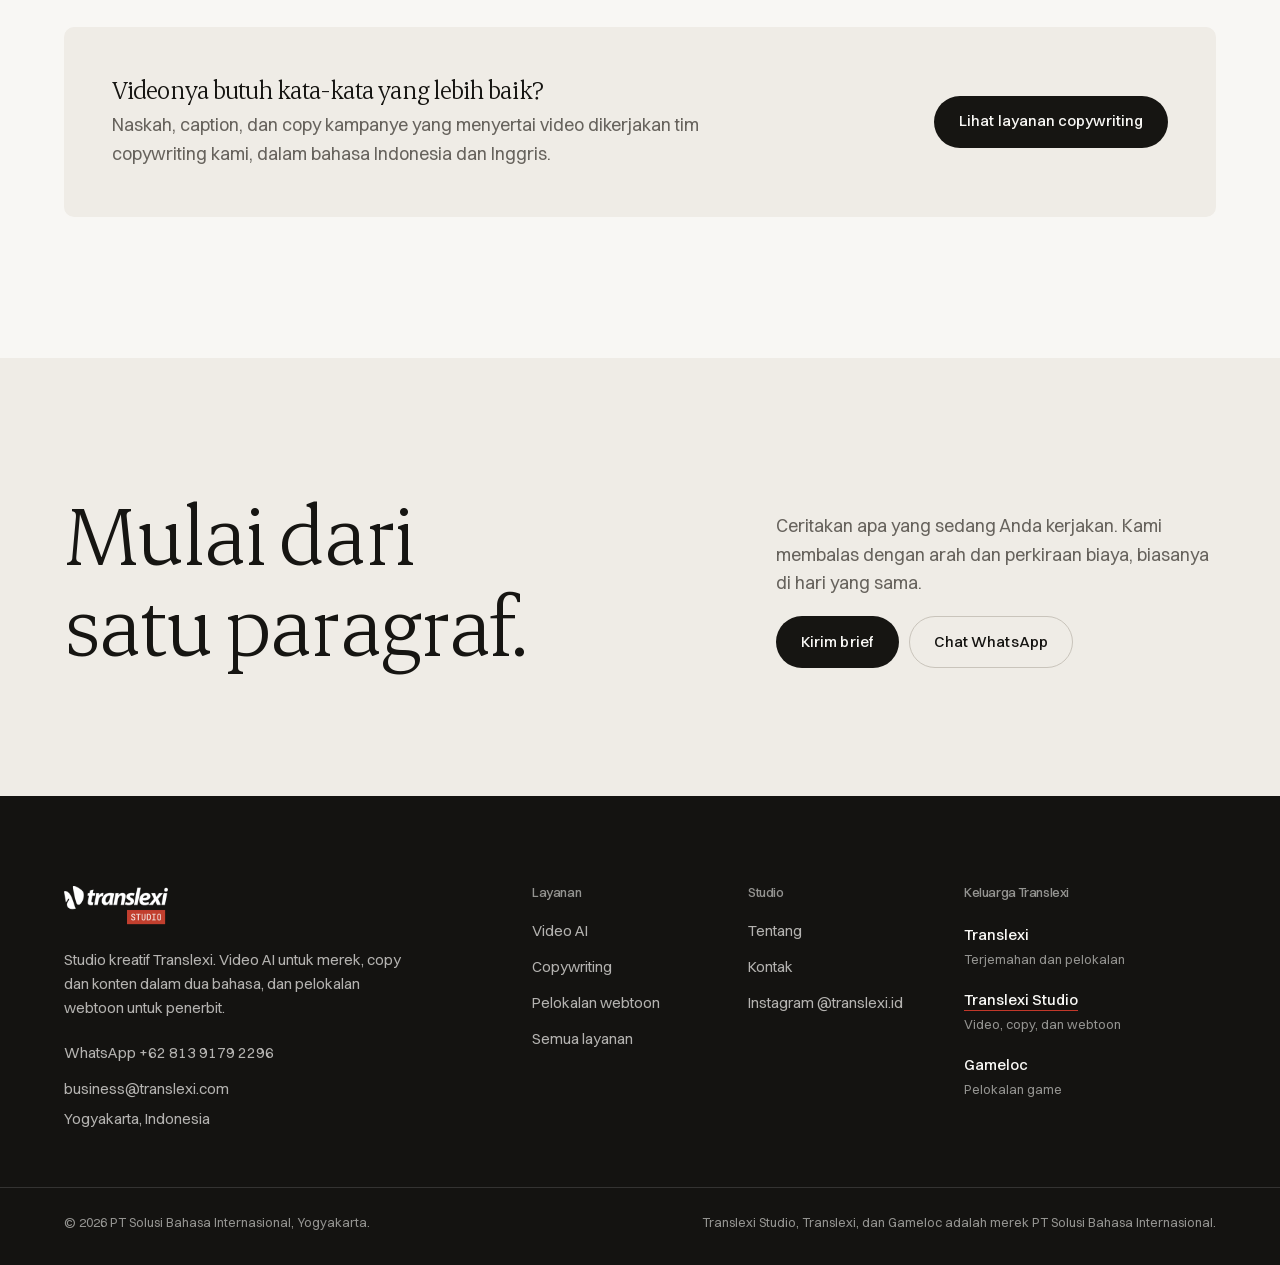
<file: layanan/video-ai/index.html>
<!DOCTYPE html>
<html lang="id">
<head>
<meta charset="utf-8">
<meta name="viewport" content="width=device-width, initial-scale=1">
<title>Jasa Produksi Video AI untuk Merek — Translexi Studio</title>
<meta name="description" content="Produksi video AI untuk merek: iklan dan video presenter, motion design, konten sosial bulanan, strategi dari data akun, subtitle verbatim, dan voice-over.">
<meta name="theme-color" content="#F8F7F4">
<link rel="canonical" href="https://studio.translexi.id/layanan/video-ai/">
<link rel="alternate" hreflang="id" href="https://studio.translexi.id/layanan/video-ai/">
<link rel="alternate" hreflang="en" href="https://studio.translexi.com/services/ai-video/">
<link rel="alternate" hreflang="x-default" href="https://studio.translexi.com/services/ai-video/">
<meta property="og:type" content="website">
<meta property="og:site_name" content="Translexi Studio">
<meta property="og:title" content="Jasa Produksi Video AI untuk Merek — Translexi Studio">
<meta property="og:description" content="Produksi video AI untuk merek: iklan dan video presenter, motion design, konten sosial bulanan, strategi dari data akun, subtitle verbatim, dan voice-over.">
<meta property="og:url" content="https://studio.translexi.id/layanan/video-ai/">
<meta property="og:image" content="https://studio.translexi.id/assets/img/og-video.jpg">
<meta property="og:locale" content="id_ID">
<meta property="og:image:width" content="1200">
<meta property="og:image:height" content="630">
<meta property="og:image:alt" content="Showreel Translexi Studio, Oktober 2026">
<meta name="twitter:card" content="summary_large_image">
<meta name="twitter:image" content="https://studio.translexi.id/assets/img/og-video.jpg">
<link rel="icon" type="image/png" href="/assets/img/favicon.png">
<link rel="apple-touch-icon" href="/assets/img/apple-touch-icon.png">
<link rel="preload" href="/assets/font/erode.woff2" as="font" type="font/woff2" crossorigin>
<link rel="preload" href="/assets/font/switzer.woff2" as="font" type="font/woff2" crossorigin>
<script>document.documentElement.className+=" js"</script>
<link rel="stylesheet" href="/assets/css/site.css">
<script type="speculationrules">
{"prerender":[{"where":{"and":[{"href_matches":"/*"},{"not":{"href_matches":"/assets/*"}},{"not":{"href_matches":"/jupiter/*"}},{"not":{"href_matches":"/hpi/*"}}]},"eagerness":"moderate"}]}
</script>
<script type="application/ld+json">{"@context":"https://schema.org","@graph":[{"@type":"Organization","@id":"https://studio.translexi.id/#organization","name":"Translexi Studio","url":"https://studio.translexi.id/","description":"Studio kreatif Translexi: produksi video AI, copywriting Indonesia–Inggris, dan pelokalan webtoon","logo":"https://studio.translexi.id/assets/logo/studio-logo.png","parentOrganization":{"@type":"Organization","name":"PT Solusi Bahasa Internasional","alternateName":"Translexi","url":"https://translexi.id","subOrganization":[{"@type":"Organization","name":"Translexi Studio","url":"https://studio.translexi.id/"},{"@type":"Organization","name":"Gameloc","alternateName":"Translexi Game Localization","url":"https://gameloc.translexi.com/"}]},"address":{"@type":"PostalAddress","addressLocality":"Yogyakarta","addressCountry":"ID"},"email":"business@translexi.com","telephone":"+62 274 2884 924","contactPoint":[{"@type":"ContactPoint","contactType":"sales","telephone":"+62 813 9179 2296","url":"https://wa.me/6281391792296","availableLanguage":["id","en"]}],"areaServed":"Worldwide","knowsLanguage":["id","en","ko","fr","es"],"sameAs":["https://www.instagram.com/translexi.id/","https://translexi.id"],"image":"https://studio.translexi.id/assets/img/og-default.jpg","inLanguage":"id"},{"@type":"Service","@id":"https://studio.translexi.id/layanan/video-ai/#service","name":"Video AI","serviceType":"AI video production","provider":{"@id":"https://studio.translexi.id/#organization"},"areaServed":"Worldwide","description":"Produksi video AI untuk merek: iklan dan video presenter, motion design, konten sosial bulanan, strategi dari data akun, subtitle verbatim, dan voice-over.","url":"https://studio.translexi.id/layanan/video-ai/","inLanguage":"id"},{"@type":"VideoObject","@id":"https://studio.translexi.id/layanan/video-ai/#showreel","name":"Showreel Translexi Studio, Oktober 2026","description":"Showreel video AI Translexi Studio: presenter gaya UGC yang diarahkan tanpa kamera, satu pemeran di banyak lokasi, ucapan bahasa Indonesia dan Inggris, serta motion design yang dikerjakan sendiri.","thumbnailUrl":"https://studio.translexi.id/assets/img/showreel-poster.webp","contentUrl":"https://studio.translexi.id/assets/video/showreel.mp4","uploadDate":"2026-10-09","duration":"PT43S","width":720,"height":1280,"publisher":{"@id":"https://studio.translexi.id/#organization"},"inLanguage":"id"},{"@type":"FAQPage","@id":"https://studio.translexi.id/layanan/video-ai/#faq","mainEntity":[{"@type":"Question","name":"Apakah subtitle-nya dari transkripsi otomatis?","acceptedAnswer":{"@type":"Answer","text":"Bukan. Teksnya diambil langsung dari naskah yang Anda setujui, kata demi kata. Mesin hanya dipakai untuk menentukan detik kemunculan setiap kata, sehingga nama merek dan istilah teknis tidak pernah salah dengar."}},{"@type":"Question","name":"Berapa lama satu video dikerjakan?","acceptedAnswer":{"@type":"Answer","text":"Draf pertama biasanya dalam hitungan hari sejak naskah disetujui, bukan minggu. Yang paling sering membuat molor adalah bolak-balik keputusan, karena itu ada dua titik persetujuan sebelum produksi berjalan: naskah dan papan cerita."}},{"@type":"Question","name":"Bisakah wajah dan gaya tetap konsisten di banyak video?","acceptedAnswer":{"@type":"Answer","text":"Itu inti layanan ini. Wajah, lokasi, properti, warna, dan suara merek Anda dikunci sekali di awal, lalu dipakai ulang lintas video dan lintas bulan."}},{"@type":"Question","name":"Apakah orang di showreel itu nyata?","acceptedAnswer":{"@type":"Answer","text":"Tidak. Tak satu pun direkam kamera. Pemeran, lokasi, dan suaranya dibuat dengan AI, lalu diarahkan tim kami adegan demi adegan. Karena itu wajah yang sama bisa muncul di lokasi mana pun, dalam bahasa Indonesia maupun Inggris."}},{"@type":"Question","name":"Bisakah memakai foto produk yang sudah kami punya?","acceptedAnswer":{"@type":"Answer","text":"Bisa. Foto dan klip yang sudah Anda punya kami animasikan di dalam video yang dirancang: gerak kamera, potongan, teks, dan suara. Tidak perlu sesi foto baru untuk memulai."}},{"@type":"Question","name":"Apakah video AI akan terlihat murahan?","acceptedAnswer":{"@type":"Answer","text":"Tidak kalau diarahkan. Yang membuat video AI terlihat murah biasanya bukan mesinnya, melainkan tidak adanya keputusan: tokoh yang berganti wajah, cahaya yang tidak konsisten, naskah yang generik. Keputusan itu dibuat manusia di tahap naskah dan papan cerita, dan Anda menyetujuinya sebelum produksi."}},{"@type":"Question","name":"Siapa pemilik hasil akhirnya?","acceptedAnswer":{"@type":"Answer","text":"Anda. Dunia merek yang kami bangun untuk Anda dan semua berkas akhir menjadi milik Anda."}},{"@type":"Question","name":"Bahasa apa saja untuk voice-over dan subtitle?","acceptedAnswer":{"@type":"Answer","text":"Indonesia dan Inggris dikerjakan langsung di Studio. Untuk pasangan bahasa lain, kami bekerja bersama Translexi, perusahaan induk kami, yang mengerjakan terjemahan sejak 2009."}}],"inLanguage":"id"},{"@type":"BreadcrumbList","itemListElement":[{"@type":"ListItem","position":1,"name":"home","item":"https://studio.translexi.id/"},{"@type":"ListItem","position":2,"name":"services","item":"https://studio.translexi.id/layanan/"},{"@type":"ListItem","position":3,"name":"video","item":"https://studio.translexi.id/layanan/video-ai/"}],"inLanguage":"id"}]}</script>
</head>
<body class="hal-video hal-hero">
<a class="lompat" href="#isi">Langsung ke isi</a>
<header class="nav" id="nav">
  <div class="wadah nav__baris">
    <a class="nav__merek" href="/" aria-label="Translexi Studio">
      <img class="nav__logo nav__logo--gelap" src="/assets/logo/studio-dark.webp" alt="Translexi Studio" width="1200" height="463">
<img class="nav__logo nav__logo--terang" src="/assets/logo/studio.webp" alt="" aria-hidden="true" width="1200" height="463">    </a>
    <nav class="nav__menu" id="menu" aria-label="Navigasi utama">
      <ul class="nav__daftar">
        <li><a href="/layanan/video-ai/" aria-current="page">Video AI</a></li>
        <li><a href="/layanan/copywriting/">Copywriting</a></li>
        <li><a href="/layanan/pelokalan-webtoon/">Webtoon</a></li>
        <li><a href="/tentang/">Tentang</a></li>
        <li><a href="/kontak/">Kontak</a></li>
      </ul>
      <div class="nav__aksi">
        <div class="bahasa" role="group" aria-label="Pilih bahasa">
          <a href="https://studio.translexi.id/layanan/video-ai/" hreflang="id" lang="id" aria-current="true">ID</a>
          <span aria-hidden="true">/</span>
          <a href="https://studio.translexi.com/services/ai-video/" hreflang="en" lang="en">EN</a>
        </div>
        <a class="tombol tombol--isi nav__cta" href="/kontak/">Kirim brief</a>
      </div>
    </nav>
    <button class="nav__burger" id="burger" type="button" aria-expanded="false" aria-controls="menu" aria-label="Menu"><span></span><span></span></button>
  </div>
</header>
<main id="isi">

<section class="layar" aria-labelledby="layar-judul">
  <div class="wadah layar__grid">
    <nav class="kepala__jejak layar__jejak" aria-label="Breadcrumb">
      <a href="/">Beranda</a>
      <span aria-hidden="true">/</span><a href="/layanan/">Layanan</a>
      <span aria-hidden="true">/</span><span aria-current="page">Video AI</span>
    </nav>
    <h1 class="layar__judul" id="layar-judul" style="--n:18"><span class="layar__kalimat">Puluhan video.</span> <span class="layar__kalimat">Satu wajah merek.</span></h1>

    <figure class="reel" data-reel data-durasi="42.9">
      <div class="reel__layar">
        <canvas class="reel__cahaya" width="64" height="66" aria-hidden="true"></canvas>
        <video class="reel__video" poster="/assets/img/showreel-poster.webp" width="720" height="1280"
               muted loop playsinline controls preload="metadata" aria-label="Showreel Translexi Studio, Oktober 2026">
          <source src="/assets/video/showreel.webm" type='video/webm; codecs="vp9, opus"'>
          <source src="/assets/video/showreel.mp4" type='video/mp4; codecs="avc1.64001F, mp4a.40.2"'>
        </video>
      </div>
      <div class="reel__kendali">
        <p class="reel__nama">Diarahkan, bukan direkam</p>
        <ol class="reel__bab" aria-label="Bab showreel">
          <li style="flex-grow:7.25"><button class="reel__segmen" type="button" data-t="0" aria-label="Diarahkan, bukan direkam"><span class="reel__isi"></span></button></li>
          <li style="flex-grow:11.25"><button class="reel__segmen" type="button" data-t="7.25" aria-label="Satu pemeran, lokasi mana pun"><span class="reel__isi"></span></button></li>
          <li style="flex-grow:13.00"><button class="reel__segmen" type="button" data-t="18.5" aria-label="Ucapan Indonesia dan Inggris yang jelas"><span class="reel__isi"></span></button></li>
          <li style="flex-grow:5.50"><button class="reel__segmen" type="button" data-t="31.5" aria-label="Motion design, dikerjakan sendiri"><span class="reel__isi"></span></button></li>
          <li style="flex-grow:5.90"><button class="reel__segmen" type="button" data-t="37" aria-label="Foto diam menjadi Reels"><span class="reel__isi"></span></button></li>
        </ol>
        <div class="reel__baris">
          <button class="reel__jeda" type="button" aria-label="Jeda showreel" data-jeda="Jeda showreel" data-putar="Putar showreel">
            <svg class="reel__ikon-jeda" viewBox="0 0 16 16" aria-hidden="true"><path d="M5 3.5v9M11 3.5v9"/></svg>
            <svg class="reel__ikon-putar" viewBox="0 0 16 16" aria-hidden="true"><path d="M5 3.2v9.6L12.6 8z"/></svg>
          </button>
          <button class="reel__suara" type="button" data-nyala="Nyalakan suara" data-mati="Matikan suara">
            <svg viewBox="0 0 16 16" aria-hidden="true"><path class="reel__speaker" d="M2.5 6h2.2L8 3.3v9.4L4.7 10H2.5z"/><path class="reel__gelombang" d="M10.6 5.6a3.4 3.4 0 0 1 0 4.8M12.4 3.9a5.8 5.8 0 0 1 0 8.2"/></svg>
            <span>Putar dengan suara</span>
          </button>
        </div>
      </div>
    </figure>

    <div class="layar__teks">
      <p class="layar__lede">Sepuluh video dari sepuluh vendor terlihat seperti sepuluh merek. Kami menetapkan dunia merek Anda lebih dulu: siapa yang muncul, di mana, dengan properti dan warna apa. Setiap video lahir dari dunia itu, dan bulan kesembilan masih sekeluarga dengan bulan pertama.</p>
      <a class="tombol tombol--terang" href="/kontak/">Kirim brief</a>
    </div>

    <dl class="spek spek--gelap layar__spek">
      <div class="spek__baris"><dt>Format</dt><dd>16:9, 9:16, 1:1, dan 4:5</dd></div>
      <div class="spek__baris"><dt>Durasi</dt><dd>15 detik sampai video panjang</dd></div>
      <div class="spek__baris"><dt>Bahasa</dt><dd>Indonesia dan Inggris</dd></div>
      <div class="spek__baris"><dt>Kerja sama</dt><dd>Proyek satuan atau kontrak bulanan</dd></div>
    </dl>
  </div>
</section>

<section class="bagian kerja" aria-labelledby="tawaran-judul">
  <div class="wadah">
    <h2 class="judul-bagian kerja__judul" id="tawaran-judul">Yang kami kerjakan</h2>
    <ul class="kerja__daftar">
      <li class="kerja__baris">
        <h3 class="kerja__nama">Iklan dan video presenter</h3>
        <div class="kerja__isi">
          <p>Pemeran yang sama di lokasi mana pun, berbicara bahasa Indonesia atau Inggris. Satu materi bisa lahir sekaligus dalam beberapa rasio untuk tiap platform.</p>
<ul class="kerja__termasuk"><li>Iklan media sosial</li><li>Video presenter gaya UGC</li><li>Video produk</li><li>Video korporat</li></ul>        </div>
      </li>
      <li class="kerja__baris">
        <h3 class="kerja__nama">Motion design</h3>
        <div class="kerja__isi">
          <p>Dikerjakan di studio kami sendiri, dalam puluhan gaya visual: dari art deco dan batik sampai isometrik dan visualisasi data. Voice-over, musik, dan subtitle yang muncul kata demi kata dikerjakan sekalian.</p>
<ul class="kerja__termasuk"><li>Reels penjelas</li><li>Tipografi bergerak</li><li>Foto produk menjadi video</li><li>Loop hero situs web</li><li>Film untuk layar acara</li><li>Video edukasi produk</li></ul>        </div>
      </li>
      <li class="kerja__baris">
        <h3 class="kerja__nama">Konten sosial bulanan</h3>
        <div class="kerja__isi">
          <p>Rangkaian konten yang dikerjakan sebagai kontrak bulanan. Aset merek dikunci sekali dan dipakai ulang setiap bulan.</p>
<ul class="kerja__termasuk"><li>TikTok</li><li>Instagram</li><li>YouTube</li></ul>        </div>
      </li>
      <li class="kerja__baris">
        <h3 class="kerja__nama">Strategi dan analitik</h3>
        <div class="kerja__isi">
          <p>Kami membaca angka akun Anda sebelum menulis brief, dan laporan setiap bulan mengoreksi rencana bulan berikutnya.</p>
<ul class="kerja__termasuk"><li>Audit akun</li><li>Riset topik</li><li>Kalender editorial</li><li>Laporan bulanan</li></ul>        </div>
      </li>
      <li class="kerja__baris">
        <h3 class="kerja__nama">Subtitle dan voice-over</h3>
        <div class="kerja__isi">
          <p>Teks subtitle diambil kata demi kata dari naskah yang Anda setujui. Mesin hanya menentukan kapan setiap kata muncul. Voice-over memakai suara AI yang kami pilih dan arahkan.</p>
<ul class="kerja__termasuk"><li>SRT dan VTT</li><li>Subtitle tertanam</li><li>Trek audio terpisah</li></ul>        </div>
      </li>
    </ul>
  </div>
</section>

<section class="bagian bagian--kertas2 banding" aria-labelledby="banding-judul">
  <div class="wadah">
    <div class="pembuka">
      <h2 class="judul-bagian" id="banding-judul">Rumah produksi, alat AI, atau kami.</h2>
      <p class="pembuka__teks">Ketiganya sah, untuk kebutuhan yang berbeda. Yang membedakan: siapa yang menulis, siapa yang memeriksa, dan apa yang tetap sama dari video ke video.</p>
    </div>
    <table class="banding__tabel" role="table" aria-labelledby="banding-judul">
      <thead role="rowgroup">
        <tr role="row"><td class="banding__sudut" role="cell"></td><th scope="col" role="columnheader">Rumah produksi</th><th scope="col" role="columnheader" class="banding__kami">Translexi Studio</th><th scope="col" role="columnheader">Tim Anda dengan alat AI</th></tr>
      </thead>
      <tbody role="rowgroup">
        <tr role="row"><th scope="row" role="rowheader">Cara video dibuat</th><td role="cell" data-kolom="Rumah produksi">Syuting dengan kru, talent, dan lokasi</td><td role="cell" data-kolom="Translexi Studio" class="banding__kami">Tanpa syuting. Pemeran dan lokasi diarahkan dengan AI</td><td role="cell" data-kolom="Tim Anda dengan alat AI">Prompt dan percobaan oleh tim Anda</td></tr>
        <tr role="row"><th scope="row" role="rowheader">Draf pertama</th><td role="cell" data-kolom="Rumah produksi">Hitungan minggu</td><td role="cell" data-kolom="Translexi Studio" class="banding__kami">Hitungan hari sesudah naskah disetujui</td><td role="cell" data-kolom="Tim Anda dengan alat AI">Bergantung pada waktu luang tim Anda</td></tr>
        <tr role="row"><th scope="row" role="rowheader">Wajah di video berikutnya</th><td role="cell" data-kolom="Rumah produksi">Bergantung pada jadwal dan kontrak talent</td><td role="cell" data-kolom="Translexi Studio" class="banding__kami">Dikunci sekali, dipakai lintas video dan bulan</td><td role="cell" data-kolom="Tim Anda dengan alat AI">Sering berubah dari video ke video</td></tr>
        <tr role="row"><th scope="row" role="rowheader">Naskah dan bahasa</th><td role="cell" data-kolom="Rumah produksi">Copywriter agensi</td><td role="cell" data-kolom="Translexi Studio" class="banding__kami">Copywriter dua bahasa dan penyunting dari rumah bahasa</td><td role="cell" data-kolom="Tim Anda dengan alat AI">Ditulis mesin, diperiksa sendiri</td></tr>
        <tr role="row"><th scope="row" role="rowheader">Subtitle</th><td role="cell" data-kolom="Rumah produksi">Ditambahkan saat penyuntingan</td><td role="cell" data-kolom="Translexi Studio" class="banding__kami">Dari naskah yang disetujui, kata demi kata</td><td role="cell" data-kolom="Tim Anda dengan alat AI">Dari pendengaran mesin</td></tr>
        <tr role="row"><th scope="row" role="rowheader">Anggaran terserap untuk</th><td role="cell" data-kolom="Rumah produksi">Kru, talent, peralatan, dan lokasi</td><td role="cell" data-kolom="Translexi Studio" class="banding__kami">Arahan kreatif dan penyuntingan. Tanpa biaya syuting</td><td role="cell" data-kolom="Tim Anda dengan alat AI">Langganan alat dan jam kerja tim Anda</td></tr>
        <tr role="row"><th scope="row" role="rowheader">Paling cocok untuk</th><td role="cell" data-kolom="Rumah produksi">Produk yang harus difilmkan apa adanya, dan orang sungguhan di depan kamera</td><td role="cell" data-kolom="Translexi Studio" class="banding__kami">Banyak video yang harus tetap sekeluarga, dalam dua bahasa</td><td role="cell" data-kolom="Tim Anda dengan alat AI">Eksperimen cepat dengan anggaran kecil</td></tr>
      </tbody>
    </table>
  </div>
</section>

<section class="bagian bagian--malam takarir" aria-labelledby="takarir-judul">
  <div class="wadah takarir__isi">
    <div class="takarir__kiri">
      <h2 class="sorot__judul" id="takarir-judul">Subtitle yang tidak pernah salah dengar.</h2>
      <p class="sorot__teks">Subtitle otomatis dibuat dari apa yang menurut mesin terdengar. Kata yang paling sering meleset adalah kata yang paling penting bagi Anda: nama merek, nama produk, istilah teknis. Subtitle kami berangkat dari naskah, bukan dari pendengaran mesin. Yang tampil di layar persis yang sudah disetujui.</p>
    </div>
    <div class="takarir__demo">
      <p class="takarir__label">Subtitle otomatis</p>
      <p class="takarir__baris">Coba serum <span class="takarir__salah">nia sinamid</span> terbaru kami.</p>
      <p class="takarir__label takarir__label--kami">Subtitle dari naskah yang disetujui</p>
      <p class="takarir__baris takarir__baris--kami">Coba serum <span class="takarir__benar">Niacinamide</span> terbaru kami.</p>
      <p class="takarir__catatan">Ilustrasi kesalahan yang lazim pada subtitle otomatis.</p>
    </div>
  </div>
  <div class="wadah">
    <div class="jejak">
      <div class="jejak__kepala">
        <h3 class="jejak__judul">Rekam jejak di balik layar</h3>
        <p class="jejak__catatan">Pekerjaan bahasa di bawah Translexi, perusahaan induk kami. Yang diwarisi Studio adalah disiplin dan penyuntingnya.</p>
      </div>
      <dl class="jejak__angka">
<div class="jejak__sel"><dt>Pekerjaan subtitle, voice-over, dan transkripsi sejak 2018</dt><dd>334</dd></div><div class="jejak__sel"><dt>Klien Translexi di lebih dari 25 negara</dt><dd>400+</dd></div>      </dl>
    </div>
  </div>
</section>



<section class="bagian proses" aria-labelledby="proses-judul">
  <div class="wadah">
    <h2 class="judul-bagian" id="proses-judul">Cara sebuah proyek video berjalan</h2>
    <ol class="proses__daftar proses__daftar--6">
      <li class="proses__langkah">
        <span class="proses__no">01</span>
        <h3>Brief</h3>
        <p>Kami bertanya sampai jelas: siapa penontonnya, apa yang harus mereka lakukan sesudah menonton, dan di mana video itu tayang.</p>
      </li>
      <li class="proses__langkah">
        <span class="proses__no">02</span>
        <h3>Strategi</h3>
        <p>Kalau akun Anda sudah berjalan, angkanya kami baca dulu. Arah kreatif diputuskan dari temuan itu.</p>
      </li>
      <li class="proses__langkah proses__langkah--gate">
        <span class="proses__no">03</span>
        <h3>Naskah</h3>
        <p>Setiap klaim diperiksa sumbernya sebelum masuk layar.</p>
<p class="proses__gate">Persetujuan Anda</p>      </li>
      <li class="proses__langkah proses__langkah--gate">
        <span class="proses__no">04</span>
        <h3>Papan cerita</h3>
        <p>Anda melihat rencana visual per adegan sebelum produksi dimulai.</p>
<p class="proses__gate">Persetujuan Anda</p>      </li>
      <li class="proses__langkah">
        <span class="proses__no">05</span>
        <h3>Produksi dan pemeriksaan</h3>
        <p>Tim kami memproduksi dan menyunting. Sebelum dikirim, setiap video diperiksa: wajah tetap sama, ejaan dan lafal benar, subtitle persis naskah.</p>
      </li>
      <li class="proses__langkah">
        <span class="proses__no">06</span>
        <h3>Kirim dan ukur</h3>
        <p>Hasilnya dibaca, lalu menjadi bahan rencana bulan berikutnya.</p>
      </li>
    </ol>
  </div>
</section>

<section class="bagian faq" aria-labelledby="faq-judul">
  <div class="wadah kisi">
    <h2 class="kisi__kiri judul-bagian" id="faq-judul">Pertanyaan yang sering diajukan</h2>
    <div class="kisi__kanan faq__daftar">
      <details class="faq__item" open>
        <summary>Apakah subtitle-nya dari transkripsi otomatis?</summary>
        <p>Bukan. Teksnya diambil langsung dari naskah yang Anda setujui, kata demi kata. Mesin hanya dipakai untuk menentukan detik kemunculan setiap kata, sehingga nama merek dan istilah teknis tidak pernah salah dengar.</p>
      </details>
      <details class="faq__item">
        <summary>Berapa lama satu video dikerjakan?</summary>
        <p>Draf pertama biasanya dalam hitungan hari sejak naskah disetujui, bukan minggu. Yang paling sering membuat molor adalah bolak-balik keputusan, karena itu ada dua titik persetujuan sebelum produksi berjalan: naskah dan papan cerita.</p>
      </details>
      <details class="faq__item">
        <summary>Bisakah wajah dan gaya tetap konsisten di banyak video?</summary>
        <p>Itu inti layanan ini. Wajah, lokasi, properti, warna, dan suara merek Anda dikunci sekali di awal, lalu dipakai ulang lintas video dan lintas bulan.</p>
      </details>
      <details class="faq__item">
        <summary>Apakah orang di showreel itu nyata?</summary>
        <p>Tidak. Tak satu pun direkam kamera. Pemeran, lokasi, dan suaranya dibuat dengan AI, lalu diarahkan tim kami adegan demi adegan. Karena itu wajah yang sama bisa muncul di lokasi mana pun, dalam bahasa Indonesia maupun Inggris.</p>
      </details>
      <details class="faq__item">
        <summary>Bisakah memakai foto produk yang sudah kami punya?</summary>
        <p>Bisa. Foto dan klip yang sudah Anda punya kami animasikan di dalam video yang dirancang: gerak kamera, potongan, teks, dan suara. Tidak perlu sesi foto baru untuk memulai.</p>
      </details>
      <details class="faq__item">
        <summary>Apakah video AI akan terlihat murahan?</summary>
        <p>Tidak kalau diarahkan. Yang membuat video AI terlihat murah biasanya bukan mesinnya, melainkan tidak adanya keputusan: tokoh yang berganti wajah, cahaya yang tidak konsisten, naskah yang generik. Keputusan itu dibuat manusia di tahap naskah dan papan cerita, dan Anda menyetujuinya sebelum produksi.</p>
      </details>
      <details class="faq__item">
        <summary>Siapa pemilik hasil akhirnya?</summary>
        <p>Anda. Dunia merek yang kami bangun untuk Anda dan semua berkas akhir menjadi milik Anda.</p>
      </details>
      <details class="faq__item">
        <summary>Bahasa apa saja untuk voice-over dan subtitle?</summary>
        <p>Indonesia dan Inggris dikerjakan langsung di Studio. Untuk pasangan bahasa lain, kami bekerja bersama Translexi, perusahaan induk kami, yang mengerjakan terjemahan sejak 2009.</p>
      </details>
    </div>
  </div>
</section>

<section class="bagian silang">
  <div class="wadah">
    <div class="silang__kotak">
      <div class="silang__teks">
        <h2>Videonya butuh kata-kata yang lebih baik?</h2>
        <p>Naskah, caption, dan copy kampanye yang menyertai video dikerjakan tim copywriting kami, dalam bahasa Indonesia dan Inggris.</p>
      </div>
      <div class="silang__aksi">
        <a class="tombol tombol--isi"
           href="/layanan/copywriting/">Lihat layanan copywriting</a>
      </div>
    </div>
  </div>
</section>

<section class="akhir" aria-labelledby="akhir-judul">
  <div class="wadah akhir__isi">
    <h2 class="akhir__judul" id="akhir-judul">Mulai dari satu paragraf.</h2>
    <div class="akhir__kanan">
      <p>Ceritakan apa yang sedang Anda kerjakan. Kami membalas dengan arah dan perkiraan biaya, biasanya di hari yang sama.</p>
      <div class="akhir__aksi">
        <a class="tombol tombol--isi" href="/kontak/">Kirim brief</a>
        <a class="tombol tombol--garis" href="https://wa.me/6281391792296" rel="noopener">Chat WhatsApp</a>
      </div>
    </div>
  </div>
</section>
</main>
<footer class="kaki">
  <div class="wadah kaki__grid">
    <div class="kaki__merek">
      <img src="/assets/logo/studio.webp" alt="Translexi Studio" width="1200" height="463" decoding="async">
      <p>Studio kreatif Translexi. Video AI untuk merek, copy dan konten dalam dua bahasa, dan pelokalan webtoon untuk penerbit.</p>
      <ul class="kaki__kontak">
        <li><a href="https://wa.me/6281391792296" rel="noopener">WhatsApp +62 813 9179 2296</a></li>
        <li><a href="mailto:business@translexi.com">business@translexi.com</a></li>
        <li>Yogyakarta, Indonesia</li>
      </ul>
    </div>
    <div class="kaki__kolom">
      <h2 class="kaki__kepala">Layanan</h2>
      <ul>
<li><a href="/layanan/video-ai/">Video AI</a></li><li><a href="/layanan/copywriting/">Copywriting</a></li><li><a href="/layanan/pelokalan-webtoon/">Pelokalan webtoon</a></li>        <li><a href="/layanan/">Semua layanan</a></li>
      </ul>
    </div>
    <div class="kaki__kolom">
      <h2 class="kaki__kepala">Studio</h2>
      <ul>
        <li><a href="/tentang/">Tentang</a></li>
        <li><a href="/kontak/">Kontak</a></li>
        <li><a href="https://www.instagram.com/translexi.id/" rel="noopener">Instagram @translexi.id</a></li>
      </ul>
    </div>
    <div class="kaki__kolom kaki__keluarga">
      <h2 class="kaki__kepala">Keluarga Translexi</h2>
      <ul>
        <li>
          <a href="https://translexi.id" rel="noopener">Translexi</a>
          <span>Terjemahan dan pelokalan</span>
        </li>
        <li class="ini">
          <a href="/">Translexi Studio</a>
          <span>Video, copy, dan webtoon</span>
        </li>
        <li>
          <a href="https://gameloc.translexi.com/" rel="noopener">Gameloc</a>
          <span>Pelokalan game</span>
        </li>
      </ul>
    </div>
  </div>
  <div class="wadah kaki__legal"><p>© 2026 PT Solusi Bahasa Internasional, Yogyakarta.</p><p>Translexi Studio, Translexi, dan Gameloc adalah merek PT Solusi Bahasa Internasional.</p></div>
</footer>
<script src="/assets/js/site.js" defer></script>
</body>
</html>
</file>
<file: assets/css/site.css>
/* ============================================================
   TRANSLEXI STUDIO — site.css (sistem visual 2026-09, revisi 2)

   Gagasan: studio kreatif yang lahir dari rumah bahasa, untuk klien yang
   terbiasa dengan barang bagus. Suaranya tenang, bukan keras.
   · Judul  : Erode — serif display kontemporer, bobot ringan (360–440).
              Italic dipakai untuk SELURUH elemen (pernyataan, takarir),
              bukan untuk menyorot satu kata.
   · Teks   : Switzer — grotesk halus untuk badan, UI, dan angka.
   · Warna  : kertas hangat nyaris putih, tinta hangat, satu aksen bata
              (diambil dari logo) yang dipakai hemat.
   · Gerak  : satu momen di hero (kata judul menyala berurutan), transisi
              antar halaman (View Transitions), dan gerak yang menjawab
              tindakan pengguna. Tidak ada kartu yang meluncur masuk.
   ============================================================ */

@font-face{font-family:'Erode';font-style:normal;font-weight:300 700;font-display:swap;
  src:url('/assets/font/erode.woff2') format('woff2')}
@font-face{font-family:'Erode';font-style:italic;font-weight:300 700;font-display:swap;
  src:url('/assets/font/erode-italic.woff2') format('woff2')}
@font-face{font-family:'Switzer';font-style:normal;font-weight:100 900;font-display:swap;
  src:url('/assets/font/switzer.woff2') format('woff2')}
@font-face{font-family:'Switzer';font-style:italic;font-weight:100 900;font-display:swap;
  src:url('/assets/font/switzer-italic.woff2') format('woff2')}

:root{
  --kertas:#F8F7F4; --kertas-2:#EFECE6; --kertas-3:#E6E2DA;
  --tinta:#161512; --tinta-2:#2A2824; --abu:#67635D; --abu-2:#736E68;
  --garis:#E1DDD5; --garis-kuat:#C9C4BB;
  --bata:#C2382A; --bata-gelap:#A52E22;
  --malam:#141311; --malam-2:#1E1C19;
  --putih:#F8F7F4; --putih-70:rgba(248,247,244,.7); --putih-45:rgba(248,247,244,.56);
  --garis-gelap:rgba(248,247,244,.14);

  --serif:'Erode',Georgia,'Times New Roman',serif;
  --sans:'Switzer',ui-sans-serif,system-ui,-apple-system,'Helvetica Neue',Arial,sans-serif;

  --t-h1:clamp(2.75rem,1.5rem + 5.4vw,6.9rem);
  --t-h2:clamp(2rem,1.35rem + 2.6vw,3.9rem);
  --t-h3:clamp(1.4rem,1.25rem + .6vw,1.85rem);
  --t-lede:clamp(1.125rem,1.05rem + .35vw,1.375rem);
  --t-body:clamp(1.0625rem,1.02rem + .2vw,1.125rem);
  --t-kecil:.9375rem; --t-mini:.8125rem;

  --wadah:1280px; --tepi:clamp(20px,5vw,72px);
  --ruang:clamp(88px,11vw,168px); --ruang-2:clamp(48px,6vw,96px);
  --nav:84px;
  --pil:999px; --r:10px;
  --ease:cubic-bezier(.22,.61,.36,1);
}

*,*::before,*::after{box-sizing:border-box}
html{-webkit-text-size-adjust:100%;text-size-adjust:100%;scroll-padding-top:calc(var(--nav) + 16px)}
@media (prefers-reduced-motion:no-preference){html{scroll-behavior:smooth}}
body{margin:0;background:var(--kertas);color:var(--tinta);
  font-family:var(--sans);font-size:var(--t-body);font-weight:400;line-height:1.6;
  -webkit-font-smoothing:antialiased;text-rendering:optimizeLegibility;overflow-x:clip;
  font-feature-settings:"ss01","cv11"}
img,svg,video{max-width:100%;height:auto;display:block}
a{color:inherit}
p{margin:0 0 1em;text-wrap:pretty}
ul,ol,dl,dd{margin:0;padding:0}
ul,ol{list-style:none}
h1,h2,h3{margin:0;font-family:var(--serif);font-weight:400;color:inherit;
  text-wrap:balance;font-kerning:normal;font-feature-settings:"kern","liga"}
/* Erode bersidebearing lebar: di ukuran display wajib dilacak rapat, dan spasi
   kata dikencangkan supaya baris tidak terasa bolong. Makin besar, makin rapat. */
h1{font-size:var(--t-h1);font-weight:370;line-height:.98;letter-spacing:-.04em;word-spacing:-.06em}
h2{font-size:var(--t-h2);font-weight:390;line-height:1.04;letter-spacing:-.032em;word-spacing:-.05em}
h3{font-size:var(--t-h3);font-weight:430;line-height:1.16;letter-spacing:-.02em;word-spacing:-.03em}
em{font-style:italic}
::selection{background:var(--tinta);color:var(--kertas)}
:focus-visible{outline:2px solid var(--bata);outline-offset:4px;border-radius:4px}

/* Transisi antar halaman: crossfade pendek, statis, tanpa JS. */
@view-transition{navigation:auto}
::view-transition-old(root),::view-transition-new(root){animation-duration:.26s;animation-timing-function:var(--ease)}
@media (prefers-reduced-motion:reduce){
  ::view-transition-group(*),::view-transition-old(*),::view-transition-new(*){animation:none !important}
}

.wadah{width:100%;max-width:var(--wadah);margin-inline:auto;padding-inline:var(--tepi)}
.wadah--sempit{max-width:960px}
.lompat{position:absolute;left:12px;top:-60px;z-index:100;background:var(--tinta);color:var(--kertas);
  padding:12px 18px;text-decoration:none;border-radius:var(--pil);font-weight:500}
.lompat:focus{top:12px}

/* ---------- Teks berulang ---------- */
.lede{font-size:var(--t-lede);line-height:1.5;color:var(--tinta-2);max-width:36rem;margin:0}
.redup{color:var(--abu)}
.label{font-size:var(--t-mini);font-weight:500;color:var(--abu);letter-spacing:.01em}
.kutip{font-family:var(--serif);font-style:italic;font-weight:380}

.tautan{display:inline-flex;align-items:center;gap:.45em;min-height:44px;font-weight:500;
  font-size:var(--t-kecil);color:var(--tinta);text-decoration:none;line-height:1.2}
.tautan::after{content:"";width:.9em;height:.9em;flex:none;
  background:currentColor;-webkit-mask:url("data:image/svg+xml,%3Csvg xmlns='http://www.w3.org/2000/svg' viewBox='0 0 16 16'%3E%3Cpath d='M3 8h9M8.5 3.5 13 8l-4.5 4.5' fill='none' stroke='%23000' stroke-width='1.6' stroke-linecap='round' stroke-linejoin='round'/%3E%3C/svg%3E") center/contain no-repeat;
  mask:url("data:image/svg+xml,%3Csvg xmlns='http://www.w3.org/2000/svg' viewBox='0 0 16 16'%3E%3Cpath d='M3 8h9M8.5 3.5 13 8l-4.5 4.5' fill='none' stroke='%23000' stroke-width='1.6' stroke-linecap='round' stroke-linejoin='round'/%3E%3C/svg%3E") center/contain no-repeat;
  transition:transform .3s var(--ease)}
.tautan:hover::after{transform:translateX(4px)}
.tautan--terang{color:var(--putih)}

.tombol{display:inline-flex;align-items:center;justify-content:center;gap:.5em;min-height:52px;
  padding:.85em 1.6em;font-family:var(--sans);font-size:.9375rem;font-weight:500;line-height:1.1;
  letter-spacing:.005em;text-decoration:none;border-radius:var(--pil);border:1px solid transparent;
  cursor:pointer;white-space:nowrap;
  transition:background-color .25s var(--ease),color .25s var(--ease),border-color .25s var(--ease),transform .25s var(--ease)}
.tombol:active{transform:scale(.985)}
.tombol--isi{background:var(--tinta);color:var(--kertas)}
.tombol--isi:hover{background:var(--bata)}
.tombol--garis{border-color:var(--garis-kuat);color:var(--tinta);background:transparent}
.tombol--garis:hover{border-color:var(--tinta);background:var(--tinta);color:var(--kertas)}
.tombol--terang{background:var(--kertas);color:var(--tinta)}
.tombol--terang:hover{background:#fff}
.tombol--hantu{color:var(--putih);border-color:rgba(248,247,244,.4)}
.tombol--hantu:hover{border-color:var(--putih);background:rgba(248,247,244,.1)}

/* ---------- Navigasi ---------- */
.nav{position:sticky;top:0;z-index:50;background:rgba(248,247,244,.92);
  -webkit-backdrop-filter:saturate(1.3) blur(16px);backdrop-filter:saturate(1.3) blur(16px);
  transition:background-color .3s,border-color .3s;border-bottom:1px solid transparent}
.nav--padat{border-bottom-color:var(--garis)}
.nav__baris{display:flex;align-items:center;gap:32px;min-height:var(--nav)}
.nav__merek{display:inline-flex;align-items:center;text-decoration:none;margin-right:auto;min-height:44px}
.nav__logo{width:auto;height:46px}
.nav__logo--terang{display:none}
.nav__menu{display:flex;align-items:center;gap:36px}
.nav__daftar{display:flex;gap:2px}
.nav__daftar a{display:inline-flex;align-items:center;min-height:44px;padding:0 14px;
  font-size:.9375rem;font-weight:500;text-decoration:none;color:var(--tinta);
  border-radius:var(--pil);position:relative;transition:color .2s}
.nav__daftar a:hover{color:var(--bata)}
.nav__daftar a[aria-current="page"]::after{content:"";position:absolute;left:14px;right:14px;
  bottom:6px;height:1.5px;background:currentColor}
.nav__aksi{display:flex;align-items:center;gap:20px}
.nav__cta{min-height:44px;padding:.6em 1.3em}
.bahasa{display:flex;align-items:center;gap:2px;font-size:var(--t-mini);font-weight:500;letter-spacing:.04em}
.bahasa a{display:inline-flex;align-items:center;justify-content:center;min-width:36px;min-height:44px;
  text-decoration:none;color:var(--abu-2);border-radius:var(--pil);transition:color .2s}
.bahasa a:hover{color:var(--tinta)}
.bahasa a[aria-current="true"]{color:var(--tinta)}
.bahasa span{color:var(--garis-kuat)}
.nav__burger{display:none;width:48px;height:48px;border:0;background:none;padding:12px;
  cursor:pointer;color:var(--tinta);margin-right:-12px}
.nav__burger span{display:block;height:1.5px;background:currentColor;margin:8px 0;
  transition:transform .3s var(--ease)}
.nav__burger[aria-expanded="true"] span:first-child{transform:translateY(4.75px) rotate(45deg)}
.nav__burger[aria-expanded="true"] span:last-child{transform:translateY(-4.75px) rotate(-45deg)}

/* Beranda: nav transparan di atas video, memadat saat digulir. */
.hal-hero .nav{position:fixed;left:0;right:0;background:transparent;
  -webkit-backdrop-filter:none;backdrop-filter:none}
.hal-hero .nav:not(.nav--padat) .nav__logo--gelap{display:none}
.hal-hero .nav:not(.nav--padat) .nav__logo--terang{display:block}
.hal-hero .nav:not(.nav--padat) .nav__daftar a,
.hal-hero .nav:not(.nav--padat) .nav__burger{color:var(--putih)}
.hal-hero .nav:not(.nav--padat) .nav__daftar a:hover{color:var(--putih-70)}
.hal-hero .nav:not(.nav--padat) .bahasa a{color:var(--putih-45)}
.hal-hero .nav:not(.nav--padat) .bahasa a[aria-current="true"],
.hal-hero .nav:not(.nav--padat) .bahasa a:hover{color:var(--putih)}
.hal-hero .nav:not(.nav--padat) .bahasa span{color:var(--putih-45)}
.hal-hero .nav:not(.nav--padat) .nav__cta{background:var(--kertas);color:var(--tinta)}
.hal-hero .nav.nav--padat{background:rgba(248,247,244,.92);
  -webkit-backdrop-filter:saturate(1.3) blur(16px);backdrop-filter:saturate(1.3) blur(16px)}

@media (max-width:1080px){
  :root{--nav:72px}
  .nav__logo{height:38px}
  .nav__burger{display:block}
  /* backdrop-filter di .nav menjadikannya containing block untuk turunan fixed,
     jadi tinggi panel HARUS eksplisit — inset bawah 0 menghasilkan tinggi nol. */
  .nav__menu{position:fixed;top:var(--nav);left:0;right:0;height:calc(100dvh - var(--nav));background:var(--kertas);
    flex-direction:column;align-items:stretch;justify-content:space-between;gap:24px;
    padding:12px var(--tepi) calc(28px + env(safe-area-inset-bottom));overflow-y:auto;
    visibility:hidden;opacity:0;transform:translateY(-6px);
    transition:opacity .25s var(--ease),transform .25s var(--ease),visibility 0s .25s}
  .nav__menu.buka{visibility:visible;opacity:1;transform:none;
    transition:opacity .25s var(--ease),transform .25s var(--ease)}
  .nav__daftar{flex-direction:column;gap:0}
  .nav__daftar a{font-family:var(--serif);font-size:clamp(2.1rem,7.5vw,2.8rem);font-weight:380;
    letter-spacing:-.028em;padding:10px 0;min-height:64px;border-bottom:1px solid var(--garis);
    border-radius:0;width:100%;color:var(--tinta)}
  .nav__daftar a[aria-current="page"]::after{left:0;right:auto;width:24px;bottom:14px;background:var(--bata)}
  .nav__aksi{justify-content:space-between}
  .nav__cta{flex:1;max-width:280px;min-height:52px}
  .hal-hero .nav .nav__menu .nav__daftar a{color:var(--tinta)}
  .hal-hero .nav .nav__menu .bahasa a{color:var(--abu-2)}
  .hal-hero .nav .nav__menu .bahasa a[aria-current="true"]{color:var(--tinta)}
  .hal-hero .nav .nav__menu .bahasa span{color:var(--garis-kuat)}
  .hal-hero .nav .nav__menu .nav__cta{background:var(--tinta);color:var(--kertas)}
  .hal-hero .nav.nav--padat .nav__burger{color:var(--tinta)}
  body.menu-buka{overflow:hidden}
}
@media (max-width:420px){.nav__logo{height:34px}}

/* ---------- Hero beranda ---------- */
.hero{position:relative;min-height:max(640px,100svh);display:flex;flex-direction:column;justify-content:flex-end;
  background:var(--malam);color:var(--putih);overflow:hidden;isolation:isolate}
.hero__video{position:absolute;inset:0;width:100%;height:100%;object-fit:cover;z-index:-2}
.hero__tirai{position:absolute;inset:0;z-index:-1;
  background:linear-gradient(180deg,rgba(20,19,17,.5) 0%,rgba(20,19,17,.08) 30%,rgba(20,19,17,.3) 55%,rgba(20,19,17,.9) 88%,var(--malam) 100%)}
.hero__isi{padding-top:calc(var(--nav) + 64px);padding-bottom:clamp(72px,10vh,120px)}
.hero__judul{max-width:13ch;margin-bottom:clamp(28px,4vw,44px);text-shadow:0 1px 24px rgba(0,0,0,.18)}
.hero__bawah{display:grid;grid-template-columns:minmax(0,30rem) auto;gap:28px 56px;align-items:end;
  justify-content:space-between}
.hero__lede{font-size:var(--t-lede);line-height:1.45;margin:0;color:var(--putih-70);text-wrap:pretty}
.hero__aksi{display:flex;flex-wrap:wrap;gap:10px}

/* Satu momen: kata judul menyala berurutan. Tanpa .js → tampil utuh. */
.js .hero__judul[data-waktu] .kata{opacity:.28;transition:opacity .55s var(--ease)}
.js .hero__judul[data-waktu] .kata.nyala{opacity:1}
@media (prefers-reduced-motion:reduce){.js .hero__judul[data-waktu] .kata{opacity:1;transition:none}}
@media (max-width:760px){
  .hero{min-height:max(600px,94svh)}
  .hero__isi{padding-top:16px;padding-bottom:64px}
  .hero__bawah{grid-template-columns:1fr}
  .hero__aksi .tombol{flex:1 1 auto}
}

/* ---------- Layar: hero laman Video AI ----------
   Ruang putar. Latar malam, showreel vertikal di kanan, dan cahayanya tumpah ke
   ruangan: kanvas 64×66 piksel yang dilukis dari video empat kali per detik,
   dikaburkan DI kanvas lalu cukup diperbesar. Tanpa filter CSS (lihat site.js). */
.layar{--reel-h:clamp(520px,100svh - var(--nav) - 190px,760px);
  position:relative;background:var(--malam);color:var(--putih);overflow:clip;isolation:isolate;
  padding-block:calc(var(--nav) + clamp(24px,3.5vw,48px)) clamp(56px,7vw,104px)}
.layar__grid{display:grid;grid-template-columns:minmax(0,1fr) auto;
  grid-template-areas:"jejak reel" "judul reel" "teks reel" "spek reel";
  grid-template-rows:auto auto auto 1fr;column-gap:clamp(48px,7vw,112px)}
/* Diawali .layar: aturan .kepala__jejak (abu untuk latar kertas) muncul lebih
   belakang di berkas ini dan akan menang bila spesifisitasnya setara. */
.layar__jejak{grid-area:jejak}
.layar .layar__jejak{color:var(--putih-45)}
.layar .layar__jejak a:hover{color:var(--putih)}
.layar .layar__jejak span[aria-hidden]{color:rgba(248,247,244,.24)}
/* Satu kalimat satu baris bila muat. Ukuran huruf dihitung dari lebar KOLOM
   (container query), bukan lebar layar: lebar kolom berubah mengikuti tinggi layar
   karena showreel di sebelahnya diukur dari tinggi. --n = panjang kalimat terpanjang
   (ditulis template); 0,42em per huruf = batas atas Erode yang terukur (0,37–0,42). */
.layar__judul{grid-area:judul;container-type:inline-size;font-size:clamp(2rem,1.2rem + 4vw,5.4rem);
  margin-bottom:clamp(24px,3vw,40px)}
/* Jarak huruf & kata ditulis DI kalimat: kalau diwarisi dari h1, em-nya dihitung
   pada ukuran h1 (86px) lalu turun sebagai piksel ke kalimat 54px → spasi lenyap. */
.layar__kalimat{display:block;letter-spacing:-.032em;word-spacing:-.03em}
@supports (font-size:1cqi){
  .layar__kalimat{font-size:clamp(2rem,calc(100cqi / (var(--n,20) * .42)),5.4rem)}
}
.layar__teks{grid-area:teks}
.layar__lede{font-size:var(--t-lede);line-height:1.5;color:var(--putih-70);max-width:31rem;margin:0 0 32px}
.layar__spek{grid-area:spek;align-self:end;margin-top:56px;max-width:34rem}
/* .spek.spek--gelap, bukan .spek--gelap: aturan dasar .spek ada lebih belakang. */
.spek.spek--gelap{border-top-color:var(--garis-gelap)}
.spek.spek--gelap dt{color:var(--putih-45)}
.spek.spek--gelap dd{color:var(--putih)}

.reel{grid-area:reel;margin:0;width:calc(var(--reel-h) * 9 / 16)}
/* Sengaja TANPA isolation: kanvas z-index:-1 harus jatuh ke konteks .layar, di
   bawah teks dan kendali. Dengan isolation, cahaya melapisi judul (cacat nyata). */
.reel__layar{position:relative}
.reel__video{width:100%;height:auto;aspect-ratio:9/16;object-fit:cover;border-radius:18px;background:#11110f;
  box-shadow:0 0 0 1px rgba(248,247,244,.1),0 60px 120px -40px rgba(0,0,0,.85)}
.reel__cahaya{position:absolute;z-index:-1;left:-80%;top:-22%;width:260%;height:144%;pointer-events:none;
  opacity:0;transition:opacity 1.6s var(--ease)}
.reel--hidup .reel__cahaya{opacity:.7}

.reel__kendali{display:none;margin-top:16px;position:relative}
.js .reel__kendali{display:block}
.reel__nama{margin:0;font-size:var(--t-mini);font-weight:500;line-height:1.35;color:var(--putih-70);
  min-height:1.35em;text-wrap:balance}
.reel__bab{display:flex;gap:5px;margin-top:2px}
.reel__bab li{display:flex;flex-basis:0;min-width:0}
.reel__segmen{flex:1;position:relative;height:30px;padding:0;border:0;background:none;cursor:pointer;border-radius:4px}
.reel__segmen::before,.reel__isi{content:"";position:absolute;left:0;right:0;top:13px;height:3px;border-radius:2px}
.reel__segmen::before{background:rgba(248,247,244,.2);transition:background-color .2s}
.reel__segmen:hover::before{background:rgba(248,247,244,.38)}
.reel__isi{display:block;background:var(--putih);transform-origin:left center;transform:scaleX(var(--isi,0))}
.reel__segmen:focus-visible{outline-offset:2px}
.reel__baris{display:flex;align-items:center;justify-content:space-between;gap:12px;margin-top:6px}
.reel__jeda{flex:none;width:44px;height:44px;margin-left:-2px;border-radius:50%;border:1px solid var(--garis-gelap);
  background:none;color:var(--putih);display:grid;place-items:center;cursor:pointer;
  transition:border-color .2s var(--ease),background-color .2s var(--ease)}
.reel__jeda:hover{border-color:var(--putih-45);background:rgba(248,247,244,.06)}
.reel__jeda svg{grid-area:1/1;width:15px;height:15px}
.reel__ikon-jeda path{fill:none;stroke:currentColor;stroke-width:1.7;stroke-linecap:round}
.reel__ikon-putar path{fill:currentColor}
.reel__ikon-putar,.reel--diam .reel__ikon-jeda{display:none}
.reel--diam .reel__ikon-putar{display:block}
.reel__suara{display:inline-flex;align-items:center;gap:9px;min-height:44px;padding:0 18px 0 14px;
  border-radius:var(--pil);border:1px solid var(--kertas);background:var(--kertas);color:var(--tinta);
  font:500 var(--t-mini)/1.1 var(--sans);letter-spacing:.005em;cursor:pointer;white-space:nowrap;
  transition:background-color .25s var(--ease),color .25s var(--ease),border-color .25s var(--ease)}
.reel__suara:hover{background:#fff}
.reel__suara svg{width:16px;height:16px;flex:none}
.reel__speaker{fill:currentColor}
.reel__gelombang{fill:none;stroke:currentColor;stroke-width:1.4;stroke-linecap:round}
/* Sesudah ajakan pertama, tombol suara turun pangkat menjadi sakelar bergaris. */
.reel--disentuh .reel__suara{background:none;color:var(--putih);border-color:rgba(248,247,244,.3)}
.reel--disentuh .reel__suara:hover{border-color:var(--putih);background:rgba(248,247,244,.08)}
.reel--bersuara .reel__gelombang{opacity:1}
.reel--disentuh:not(.reel--bersuara) .reel__gelombang{opacity:.35}

/* Tablet ke bawah: satu kolom. Dua kolom di 768px menyisakan ±330px untuk judul. */
@media (max-width:900px){
  .layar{padding-top:calc(var(--nav) + 20px)}
  .layar__grid{grid-template-columns:minmax(0,1fr);grid-template-areas:"jejak" "judul" "reel" "teks" "spek";
    grid-template-rows:none}
  .reel{width:min(100%,440px);margin-bottom:40px}
  .reel__cahaya{left:-40%;width:180%}
  .layar__spek{margin-top:44px}
}
@media (max-width:760px){
  .reel{width:min(100%,400px)}
  .layar__teks .tombol{width:100%}
}

/* ---------- Kerja: indeks layanan laman video ---------- */
.kerja__judul{margin-bottom:clamp(40px,5vw,72px)}
.kerja__daftar{border-top:1px solid var(--garis-kuat)}
.kerja__baris{display:grid;grid-template-columns:minmax(0,5fr) minmax(0,7fr);gap:14px 64px;
  padding:clamp(28px,3.4vw,44px) 0;border-bottom:1px solid var(--garis)}
.kerja__nama{font-size:clamp(1.75rem,1.25rem + 1.8vw,2.75rem);font-weight:380;line-height:1.04;
  letter-spacing:-.03em;word-spacing:-.05em}
.kerja__isi p{margin:0;color:var(--abu);max-width:36rem}
.kerja__termasuk{display:flex;flex-wrap:wrap;gap:8px;margin-top:20px}
.kerja__termasuk li{font-size:var(--t-mini);font-weight:500;line-height:1.2;color:var(--tinta-2);
  padding:7px 13px;border-radius:var(--pil);background:var(--kertas-2)}
@media (max-width:760px){.kerja__baris{grid-template-columns:1fr}}

/* ---------- Banding: tiga pilihan, kolom kami di latar malam ---------- */
.banding__tabel{width:100%;border-collapse:separate;border-spacing:0;table-layout:fixed}
.banding__tabel th,.banding__tabel td{padding:20px 24px;text-align:left;vertical-align:top;
  border-bottom:1px solid var(--garis-kuat);font-size:var(--t-kecil);line-height:1.45;font-weight:400}
.banding__sudut{width:22%;border-bottom-color:var(--tinta)}
.banding__tabel thead .banding__sudut{border-bottom-color:var(--tinta)}
.banding__tabel thead th{font-family:var(--serif);font-weight:420;font-size:clamp(1.2rem,1.05rem + .5vw,1.55rem);
  letter-spacing:-.02em;line-height:1.15;padding-top:26px;padding-bottom:22px;border-bottom-color:var(--tinta)}
.banding__tabel tbody th{font-weight:500;color:var(--tinta);padding-left:0}
.banding__tabel td{color:var(--abu)}
.banding__tabel .banding__kami{background:var(--malam);color:var(--putih);border-bottom-color:var(--garis-gelap)}
.banding__tabel thead .banding__kami{border-radius:var(--r) var(--r) 0 0;box-shadow:inset 0 2px 0 var(--bata)}
.banding__tabel tbody tr:last-child>*{border-bottom:0}
.banding__tabel tbody tr:last-child .banding__kami{border-radius:0 0 var(--r) var(--r)}
@media (max-width:760px){
  .banding__tabel,.banding__tabel tbody,.banding__tabel tr,.banding__tabel th,.banding__tabel td{display:block;width:auto}
  .banding__tabel thead{position:absolute;width:1px;height:1px;overflow:hidden;clip-path:inset(50%);white-space:nowrap}
  .banding__tabel tbody tr{padding:26px 0 22px;border-top:1px solid var(--garis-kuat)}
  .banding__tabel tbody tr:first-child{border-top-color:var(--tinta)}
  .banding__tabel tbody th{font-family:var(--serif);font-size:1.3rem;font-weight:430;letter-spacing:-.016em;
    padding:0 0 10px;border:0}
  .banding__tabel td{display:grid;grid-template-columns:7.5em minmax(0,1fr);gap:4px 14px;padding:12px 0;border:0;
    border-top:1px solid var(--garis)}
  .banding__tabel td::before{content:attr(data-kolom);font-size:var(--t-mini);font-weight:500;color:var(--abu);line-height:1.5}
  .banding__tabel td.banding__kami{padding:14px 16px;margin:6px 0;border:0;border-radius:var(--r)}
  .banding__tabel td.banding__kami+td{border-top:0}
  .banding__tabel td.banding__kami::before{color:var(--putih-45)}
  .banding__tabel tbody tr:last-child .banding__kami{border-radius:var(--r)}
}

/* ---------- Takarir: demo subtitle (laman video) ---------- */
.takarir__isi{display:grid;grid-template-columns:minmax(0,6fr) minmax(0,6fr);gap:48px 96px;align-items:center}
.takarir__kiri .sorot__teks{margin-top:28px}
.takarir__demo{padding:clamp(24px,3vw,44px);border-radius:var(--r);background:var(--malam-2);
  border:1px solid var(--garis-gelap)}
.takarir__label{font-size:var(--t-mini);font-weight:500;color:var(--putih-45);margin:0 0 14px}
.takarir__label--kami{margin-top:36px}
.takarir__baris{margin:0;text-align:center;font-family:var(--sans);font-weight:500;
  font-size:clamp(1.05rem,.95rem + .5vw,1.35rem);line-height:1.5}
.takarir__baris{background:rgba(0,0,0,.5);color:#fff;padding:.5em .9em;border-radius:6px;text-wrap:balance}
.takarir__salah{text-decoration:underline wavy var(--bata) 1.5px;text-underline-offset:6px}
.takarir__benar{text-decoration:underline rgba(248,247,244,.5) 1px;text-underline-offset:6px}
.takarir__catatan{margin:28px 0 0;font-size:var(--t-mini);color:var(--putih-45)}
@media (max-width:900px){.takarir__isi{grid-template-columns:1fr}}

/* Rekam jejak di dalam bagian takarir: kepala + catatan di kiri, dua angka di kanan. */
/* Kolom = kolom .takarir__isi di atasnya, supaya angka sejajar dengan panel demo. */
.jejak{display:grid;grid-template-columns:minmax(0,6fr) minmax(0,6fr);gap:32px 96px;align-items:start;
  margin-top:clamp(72px,9vw,128px);padding-top:clamp(28px,3vw,40px);border-top:1px solid var(--garis-gelap)}
.jejak__judul{font-size:clamp(1.4rem,1.2rem + .7vw,1.9rem);font-weight:400;letter-spacing:-.022em;max-width:14ch}
.jejak__catatan{margin:16px 0 0;font-size:var(--t-kecil);color:var(--putih-45);max-width:22rem}
.jejak__angka{display:grid;grid-template-columns:repeat(2,minmax(0,1fr));gap:32px}
.jejak__sel{display:flex;flex-direction:column-reverse;justify-content:flex-end;gap:14px}
.jejak__sel dd{font-family:var(--serif);font-size:clamp(3.75rem,2.2rem + 5vw,7.5rem);font-weight:330;line-height:.9;
  letter-spacing:-.045em;font-variant-numeric:lining-nums proportional-nums;color:var(--putih)}
.jejak__sel dt{font-size:var(--t-kecil);line-height:1.45;color:var(--putih-70);max-width:17rem}
@media (max-width:900px){.jejak{grid-template-columns:1fr}}
@media (max-width:420px){.jejak__angka{gap:20px}.jejak__sel dt{font-size:var(--t-mini)}}

/* ---------- Bagian ---------- */
.bagian{padding-block:var(--ruang)}
.bagian--malam{background:var(--malam);color:var(--putih)}
.bagian--kertas2{background:var(--kertas-2)}
.pembuka{display:grid;grid-template-columns:minmax(0,7fr) minmax(0,5fr);gap:20px 64px;
  align-items:end;margin-bottom:clamp(44px,6vw,88px)}
.pembuka__teks{margin:0;color:var(--abu);max-width:30rem;font-size:var(--t-body)}
.kisi{display:grid;grid-template-columns:minmax(0,4fr) minmax(0,8fr);gap:32px 80px;align-items:start}
.kisi__kiri{position:sticky;top:calc(var(--nav) + 32px)}
.judul-bagian{max-width:16ch}
@media (max-width:900px){
  .pembuka,.kisi{grid-template-columns:1fr}
  .kisi__kiri{position:static}
}

/* ---------- Indeks disiplin (beranda): daftar kiri, pratinjau kanan ---------- */
.disiplin__isi{display:grid;grid-template-columns:minmax(0,7fr) minmax(0,5fr);gap:48px 80px;align-items:start}
.indeks{border-top:1px solid var(--garis-kuat)}
.indeks__baris{position:relative;display:grid;grid-template-columns:1fr auto;gap:8px 32px;
  padding:clamp(28px,3.4vw,44px) 0;border-bottom:1px solid var(--garis);align-items:start}
.indeks__nama{grid-column:1;font-size:clamp(1.9rem,1.3rem + 2.2vw,3.2rem);font-weight:380;
  line-height:1.02;letter-spacing:-.03em;word-spacing:-.05em;transition:color .25s var(--ease)}
.indeks__nama a{text-decoration:none}
.indeks__nama a::after{content:"";position:absolute;inset:0}
.indeks__panah{grid-column:2;grid-row:1/span 3;align-self:center;width:44px;height:44px;border-radius:50%;
  border:1px solid var(--garis-kuat);display:grid;place-items:center;color:var(--tinta);
  transition:background-color .3s var(--ease),color .3s var(--ease),border-color .3s var(--ease),transform .3s var(--ease)}
.indeks__panah svg{width:18px;height:18px}
.indeks__d{grid-column:1;margin:8px 0 0;color:var(--abu);max-width:34rem}
.indeks__termasuk{grid-column:1;margin:6px 0 0;font-size:var(--t-kecil);color:var(--tinta-2)}
.indeks__baris:hover .indeks__nama,.indeks__baris:focus-within .indeks__nama{color:var(--bata)}
.indeks__baris:hover .indeks__panah,.indeks__baris:focus-within .indeks__panah{background:var(--tinta);
  color:var(--kertas);border-color:var(--tinta);transform:translateX(4px)}
.indeks__baris:focus-within{outline:2px solid var(--bata);outline-offset:6px;border-radius:4px}
.indeks__nama a:focus-visible{outline:none}

.pratinjau{position:sticky;top:calc(var(--nav) + 32px);aspect-ratio:4/5;border-radius:var(--r);
  overflow:hidden;background:var(--malam);isolation:isolate}
.pratinjau__slot{position:absolute;inset:0;opacity:0;transition:opacity .45s var(--ease)}
.pratinjau__slot img{width:100%;height:100%;object-fit:cover}
.pratinjau__slot:first-child{opacity:1}
.disiplin__isi:has(.indeks__baris:nth-child(1):hover) .pratinjau__slot:nth-child(1),
.disiplin__isi:has(.indeks__baris:nth-child(2):hover) .pratinjau__slot:nth-child(2),
.disiplin__isi:has(.indeks__baris:nth-child(3):hover) .pratinjau__slot:nth-child(3){opacity:1}
.disiplin__isi:has(.indeks__baris:nth-child(2):hover) .pratinjau__slot:nth-child(1),
.disiplin__isi:has(.indeks__baris:nth-child(3):hover) .pratinjau__slot:nth-child(1){opacity:0}
/* Pratinjau copywriting = spesimen tipografi dua bahasa, bukan foto. */
.pratinjau__teks{display:flex;flex-direction:column;justify-content:space-between;padding:clamp(24px,3vw,40px);
  color:var(--putih);background:var(--malam-2)}
.pratinjau__teks p{font-family:var(--serif);font-weight:370;font-size:clamp(1.5rem,1.1rem + 1.6vw,2.4rem);
  line-height:1.15;letter-spacing:-.025em;word-spacing:-.04em;margin:0;max-width:14ch}
.pratinjau__teks p+p{font-style:italic;color:var(--putih-70);align-self:flex-end;text-align:right}
.pratinjau__teks small{display:block;font-family:var(--sans);font-size:var(--t-mini);font-weight:500;
  color:var(--putih-45);margin-bottom:10px;font-style:normal;text-align:inherit}
@media (max-width:1000px){
  .disiplin__isi{grid-template-columns:1fr}
  .pratinjau{display:none}
}
@media (max-width:560px){
  .indeks__baris{grid-template-columns:1fr}
  .indeks__panah{display:none}
}

/* ---------- Karya ---------- */
.karya__kisi{display:grid;grid-template-columns:minmax(0,7fr) minmax(0,5fr);gap:clamp(28px,5vw,72px);align-items:end}
.karya__gambar{display:block;overflow:hidden;border-radius:var(--r);background:var(--malam);margin-bottom:22px;position:relative}
.karya__gambar img{width:100%;transition:transform 1s var(--ease)}
.karya__item:hover .karya__gambar img{transform:scale(1.03)}
.karya__gambar::after{content:"";position:absolute;inset:0;background:linear-gradient(180deg,transparent 60%,rgba(20,19,17,.35));
  opacity:0;transition:opacity .5s var(--ease)}
.karya__item:hover .karya__gambar::after{opacity:1}
.karya__putar{position:absolute;left:20px;bottom:20px;display:inline-flex;align-items:center;gap:10px;
  padding:8px 14px 8px 8px;border-radius:var(--pil);background:rgba(248,247,244,.92);color:var(--tinta);
  font-size:var(--t-mini);font-weight:500;transform:translateY(8px);opacity:0;transition:opacity .4s var(--ease),transform .4s var(--ease)}
.karya__putar::before{content:"";width:26px;height:26px;border-radius:50%;background:var(--tinta);flex:none;
  -webkit-mask:url("data:image/svg+xml,%3Csvg xmlns='http://www.w3.org/2000/svg' viewBox='0 0 26 26'%3E%3Ccircle cx='13' cy='13' r='13' fill='%23000'/%3E%3Cpath d='M10.5 8.5v9l7-4.5z' fill='%23fff'/%3E%3C/svg%3E") center/contain no-repeat;
  mask:url("data:image/svg+xml,%3Csvg xmlns='http://www.w3.org/2000/svg' viewBox='0 0 26 26'%3E%3Ccircle cx='13' cy='13' r='13' fill='%23000'/%3E%3Cpath d='M10.5 8.5v9l7-4.5z' fill='%23fff'/%3E%3C/svg%3E") center/contain no-repeat}
.karya__item:hover .karya__putar{opacity:1;transform:none}
.karya__jenis{font-size:var(--t-mini);font-weight:500;color:var(--abu);margin:0 0 8px}
.karya__nama{font-size:var(--t-h3);margin-bottom:10px}
.karya__nama a{text-decoration:none}
.karya__nama a:hover{color:var(--bata)}
.karya__d{color:var(--abu);max-width:34rem;margin-bottom:6px}
@media (max-width:760px){.karya__kisi{grid-template-columns:1fr;align-items:start}}
/* Gambar karya bernapas saat masuk layar (scroll-driven, tanpa JS, progresif). */
@supports (animation-timeline:view()){
  @media (prefers-reduced-motion:no-preference){
    .karya__gambar img{animation:napas linear both;animation-timeline:view();animation-range:entry 0% entry 70%}
    @keyframes napas{from{transform:scale(1.08)}to{transform:scale(1)}}
    .karya__item:hover .karya__gambar img{animation:none;transform:scale(1.03)}
  }
}

/* ---------- Induk (latar malam) ---------- */
.induk__atas{display:grid;grid-template-columns:minmax(0,6fr) minmax(0,5fr);gap:48px 96px;align-items:center;
  margin-bottom:clamp(56px,8vw,112px)}
.induk__teks{color:var(--putih-70);max-width:32rem;font-size:var(--t-lede);line-height:1.5;margin:28px 0 0}
/* Silsilah: induk di atas, dua cabang di bawah; Studio disorot dengan garis bata. */
.silsilah{display:flex;flex-direction:column;align-items:center;align-self:center;padding-top:8px}
.silsilah__batang{display:block;width:0;height:24px;border-left:1px solid var(--garis-gelap)}
.silsilah__cabang{position:relative;display:grid;grid-template-columns:1fr 1fr;gap:16px;width:100%;padding-top:24px}
.silsilah__cabang::before{content:"";position:absolute;top:0;left:calc(25% - 4px);right:calc(25% - 4px);height:24px;
  border:1px solid var(--garis-gelap);border-bottom:0;border-radius:8px 8px 0 0}
.silsilah__simpul{display:flex;flex-direction:column;gap:6px;padding:22px 24px;text-decoration:none;
  border:1px solid var(--garis-gelap);border-radius:var(--r);background:var(--malam-2);color:var(--putih);
  transition:border-color .25s var(--ease),background-color .25s var(--ease)}
.silsilah__simpul:hover{border-color:var(--putih-45);background:#26231F}
.silsilah__simpul--induk{min-width:min(100%,280px);text-align:center}
.silsilah__simpul--studio{border-color:var(--bata)}
.silsilah__nama{font-family:var(--serif);font-size:1.4rem;font-weight:430;letter-spacing:-.018em;line-height:1.1}
.silsilah__bidang{font-size:var(--t-mini);color:var(--putih-70);font-weight:450}
@media (max-width:900px){.induk__atas{grid-template-columns:1fr}.silsilah{align-self:stretch}}
@media (max-width:420px){.silsilah__simpul{padding:16px}.silsilah__nama{font-size:1.2rem}}

/* ---------- Angka ---------- */
.angka__baris{display:grid;gap:32px}
.angka__baris--2{grid-template-columns:repeat(2,minmax(0,1fr))}
.angka__baris--3{grid-template-columns:repeat(3,minmax(0,1fr))}
.angka__sel{display:flex;flex-direction:column-reverse;justify-content:flex-end;gap:10px;
  padding-top:22px;border-top:1px solid var(--garis)}
.angka__sel dd{font-family:var(--serif);font-size:clamp(2.75rem,1.8rem + 3.4vw,5.4rem);font-weight:340;
  line-height:.95;letter-spacing:-.04em;font-variant-numeric:lining-nums proportional-nums}
.angka__sel dt{color:var(--abu);font-size:var(--t-kecil);line-height:1.45;max-width:20rem}
.angka__catatan{margin:24px 0 0;font-size:var(--t-mini);color:var(--abu);max-width:44rem}
.angka--gelap .angka__sel{border-color:var(--garis-gelap)}
.angka--gelap dt,.angka--gelap .angka__catatan{color:var(--putih-45)}
@media (max-width:700px){
  .angka__baris--3,.angka__baris--2{grid-template-columns:1fr;gap:20px}
}

/* ---------- Marquee logo (artwork putih; wajib latar gelap) ---------- */
.marquee{margin-top:clamp(56px,7vw,96px)}
.marquee__label{font-size:var(--t-mini);font-weight:500;color:var(--putih-45);margin:0 0 22px}
.marquee__bingkai{overflow:hidden;
  -webkit-mask-image:linear-gradient(90deg,transparent,#000 10%,#000 90%,transparent);
  mask-image:linear-gradient(90deg,transparent,#000 10%,#000 90%,transparent)}
.marquee__jalur{display:flex;width:max-content;animation:gulir 70s linear infinite}
.marquee__set{display:flex;align-items:center;gap:64px;padding-right:64px}
.marquee__set img{height:34px;width:auto;max-width:130px;object-fit:contain;opacity:.62;
  filter:brightness(0) invert(1)}
.marquee:hover .marquee__jalur{animation-play-state:paused}
@keyframes gulir{to{transform:translateX(-50%)}}
@media (prefers-reduced-motion:reduce){
  .marquee__jalur{animation:none;flex-wrap:wrap;width:auto}
  .marquee__set{flex-wrap:wrap;gap:28px 40px}
  .marquee__set[aria-hidden]{display:none}
  .marquee__bingkai{-webkit-mask-image:none;mask-image:none}
}
.mitra{margin-top:48px;padding-top:28px;border-top:1px solid var(--garis-gelap)}
.mitra__kepala{font-family:var(--sans);font-size:var(--t-mini);font-weight:500;margin-bottom:14px;color:var(--putih-45)}
.mitra__daftar{display:flex;flex-wrap:wrap;gap:8px 28px;font-size:var(--t-body);font-weight:450;color:var(--putih-70)}

/* ---------- Tiga kolom teks ---------- */
.tiga{display:grid;grid-template-columns:repeat(3,minmax(0,1fr));gap:48px;margin-top:clamp(40px,5vw,72px)}
.tiga__blok h3{margin-bottom:12px}
.tiga__blok p{color:var(--abu);margin:0;font-size:var(--t-body)}
@media (max-width:860px){.tiga{grid-template-columns:1fr;gap:36px}}

/* ---------- Kepala halaman dalam ---------- */
.kepala{padding-block:clamp(40px,6vw,88px) clamp(56px,8vw,120px)}
.kepala__grid{display:grid;grid-template-columns:1fr;gap:40px 96px}
.kepala__grid--spek{grid-template-columns:minmax(0,8fr) minmax(280px,4fr);align-items:end}
.kepala__jejak{display:flex;flex-wrap:wrap;align-items:center;gap:10px;font-size:var(--t-mini);font-weight:500;
  color:var(--abu);margin-bottom:clamp(28px,4vw,56px)}
.kepala__jejak a{text-decoration:none;display:inline-flex;align-items:center;min-height:32px}
.kepala__jejak a:hover{color:var(--tinta)}
.kepala__jejak span[aria-hidden]{color:var(--garis-kuat)}
.kepala__judul{max-width:14ch;margin-bottom:clamp(24px,3vw,40px)}
.kepala__lede{font-size:var(--t-lede);line-height:1.5;max-width:38rem;margin:0;color:var(--tinta-2)}
.spek{display:grid;grid-template-columns:1fr 1fr;gap:24px 28px;padding-top:24px;border-top:1px solid var(--garis-kuat)}
.spek dt{font-size:var(--t-mini);font-weight:500;color:var(--abu);margin-bottom:4px}
.spek dd{font-size:var(--t-kecil);line-height:1.4;font-weight:450}
@media (max-width:900px){.kepala__grid--spek{grid-template-columns:1fr}}
@media (max-width:420px){.spek{grid-template-columns:1fr}}

/* ---------- Tawaran (daftar layanan dalam) ---------- */
.tawaran__daftar{border-top:1px solid var(--garis-kuat)}
.tawaran__item{display:grid;grid-template-columns:minmax(0,5fr) minmax(0,7fr);gap:10px 40px;
  padding:30px 0;border-bottom:1px solid var(--garis)}
.tawaran__item h3{font-size:clamp(1.3rem,1.15rem + .5vw,1.6rem)}
.tawaran__item p{margin:0;color:var(--abu)}
@media (max-width:640px){.tawaran__item{grid-template-columns:1fr;padding:24px 0}}

/* ---------- Media (video proses webtoon) ---------- */
.media{background:var(--kertas-2)}
.media__tiga{display:grid;grid-template-columns:repeat(3,minmax(0,1fr));gap:clamp(16px,2.5vw,32px);
  max-width:1040px;margin-inline:auto;border-radius:var(--r)}
.media__tiga:focus-visible{outline-offset:8px}
.media__bingkai{margin:0}
.media__bingkai img,.media__video{width:100%;aspect-ratio:9/16;object-fit:cover;border-radius:var(--r);
  background:var(--malam);display:block}
.media__label{margin:14px 0 0;font-size:var(--t-mini);font-weight:500;color:var(--abu);text-wrap:pretty}
.media__bingkai--video .media__label{color:var(--tinta)}
@media (max-width:760px){
  .media__tiga{grid-template-columns:none;grid-auto-flow:column;grid-auto-columns:min(72vw,300px);
    overflow-x:auto;scroll-snap-type:x mandatory;scroll-padding-inline:var(--tepi);padding-bottom:8px;
    margin-inline:calc(-1*var(--tepi));padding-inline:var(--tepi);max-width:none;scrollbar-width:none}
  .media__tiga::-webkit-scrollbar{display:none}
  .media__bingkai{scroll-snap-align:start}
}

/* ---------- Sorot (pernyataan besar di latar malam) ---------- */
.sorot__isi{display:grid;grid-template-columns:minmax(0,7fr) minmax(0,5fr);gap:32px 96px;align-items:end}
.sorot__judul{font-style:italic;font-weight:360;font-size:clamp(2.2rem,1.4rem + 3.4vw,4.8rem);
  line-height:1.04;letter-spacing:-.025em;word-spacing:-.04em;max-width:16ch}
.sorot__teks{margin:0;color:var(--putih-70);font-size:var(--t-body);max-width:30rem}
@media (max-width:900px){.sorot__isi{grid-template-columns:1fr}}

/* ---------- Bukti ---------- */
.prinsip + .bukti,.tawaran + .bukti{padding-top:0}
.bukti__kepala{font-size:var(--t-kecil);font-family:var(--sans);font-weight:500;color:var(--abu);margin-bottom:28px}

/* ---------- Contoh nyata (copywriting): tiga kolom, yang kami tulis disorot ---------- */
.contoh__daftar{display:grid;gap:clamp(40px,5vw,64px)}
.contoh__item{padding-top:24px;border-top:1px solid var(--garis-kuat)}
.contoh__jenis{font-size:var(--t-mini);font-weight:500;color:var(--abu);margin:0 0 20px}
.contoh__kolom{display:grid;grid-template-columns:repeat(3,minmax(0,1fr));gap:16px}
.contoh__sel{padding:22px 24px;border-radius:var(--r);border:1px solid var(--garis);min-height:100%}
.contoh__sel--harfiah{color:var(--abu)}
.contoh__sel--kami{background:var(--malam);color:var(--putih);border-color:var(--malam)}
.contoh__label{display:block;font-size:var(--t-mini);font-weight:500;color:var(--abu);margin-bottom:14px}
.contoh__sel--kami .contoh__label{color:var(--putih-45)}
.contoh__teks{font-family:var(--serif);font-size:clamp(1.25rem,1.1rem + .7vw,1.7rem);font-weight:400;
  line-height:1.25;letter-spacing:-.018em;margin:0;text-wrap:pretty}
.contoh__sel--harfiah .contoh__teks{font-weight:380}
.contoh__catatan{margin:20px 0 0;color:var(--abu);max-width:52rem;font-size:var(--t-kecil)}
.contoh__catatan::before{content:"";display:inline-block;width:6px;height:6px;border-radius:50%;background:var(--bata);
  margin-right:10px;vertical-align:.2em}
@media (max-width:900px){.contoh__kolom{grid-template-columns:1fr}.contoh__sel{min-height:0}}

/* ---------- Tim konten (copywriting): enam poin, dua kolom ---------- */
.tim__grid{display:grid;grid-template-columns:repeat(3,minmax(0,1fr));gap:40px 48px}
.tim__blok{padding-top:20px;border-top:1px solid var(--garis-kuat)}
.tim__blok h3{margin-bottom:10px;font-size:clamp(1.25rem,1.1rem + .4vw,1.5rem)}
.tim__blok p{margin:0;color:var(--abu);font-size:var(--t-kecil)}
@media (max-width:900px){.tim__grid{grid-template-columns:1fr 1fr;gap:32px}}
@media (max-width:560px){.tim__grid{grid-template-columns:1fr}}

/* ---------- Bukti di latar malam (copywriting) ---------- */
.bukti-gelap__judul{margin-bottom:clamp(40px,5vw,64px)}

/* ---------- Proses (urutan nyata; nomor = informasi) ---------- */
.proses{background:var(--kertas-2)}
.proses__daftar{display:grid;gap:40px 32px;margin-top:clamp(40px,5vw,72px)}
.proses__daftar--6{grid-template-columns:repeat(3,minmax(0,1fr))}
.proses__daftar--5{grid-template-columns:repeat(5,minmax(0,1fr))}
.proses__daftar--4{grid-template-columns:repeat(4,minmax(0,1fr))}
.proses__langkah{position:relative;padding-top:20px;border-top:1px solid var(--garis-kuat)}
.proses__no{display:block;font-family:var(--serif);font-size:1.1rem;font-weight:400;line-height:1;
  color:var(--abu);margin-bottom:22px;font-variant-numeric:lining-nums}
.proses__langkah h3{margin-bottom:8px;font-size:clamp(1.25rem,1.1rem + .4vw,1.5rem)}
.proses__langkah p{margin:0;color:var(--abu);font-size:var(--t-kecil)}
.proses__langkah--gate{border-top-color:var(--bata)}
.proses__langkah--gate .proses__no{color:var(--bata)}
.proses__langkah p.proses__gate{margin-top:14px;font-size:var(--t-mini);font-weight:500;color:var(--bata);
  display:inline-flex;align-items:center;gap:8px}
.proses__gate::before{content:"";width:6px;height:6px;border-radius:50%;background:var(--bata)}
@media (max-width:1000px){
  .proses__daftar--5,.proses__daftar--6,.proses__daftar--4{grid-template-columns:repeat(2,minmax(0,1fr))}
}
@media (max-width:560px){
  .proses__daftar--4,.proses__daftar--5,.proses__daftar--6{grid-template-columns:1fr;gap:28px}
  .proses__langkah{display:grid;grid-template-columns:40px 1fr;column-gap:12px}
  .proses__no{grid-row:1/span 3;margin:0;padding-top:4px}
}

/* ---------- FAQ ---------- */
.faq__daftar{border-top:1px solid var(--garis-kuat)}
.faq__item{border-bottom:1px solid var(--garis);interpolate-size:allow-keywords}
.faq__item summary{list-style:none;cursor:pointer;display:flex;justify-content:space-between;gap:24px;
  align-items:flex-start;padding:22px 0;font-family:var(--serif);font-size:clamp(1.2rem,1.1rem + .4vw,1.5rem);
  font-weight:420;line-height:1.3;letter-spacing:-.018em;min-height:48px;transition:color .2s}
.faq__item summary::-webkit-details-marker{display:none}
.faq__item summary::after{content:"";flex:none;width:12px;height:12px;margin-top:8px;
  background:linear-gradient(currentColor,currentColor) center/100% 1.5px no-repeat,
             linear-gradient(currentColor,currentColor) center/1.5px 100% no-repeat;
  transition:transform .3s var(--ease)}
.faq__item[open] summary::after{transform:rotate(45deg)}
.faq__item summary:hover{color:var(--bata)}
.faq__item::details-content{block-size:0;overflow:hidden;transition:block-size .35s var(--ease),content-visibility .35s allow-discrete}
.faq__item[open]::details-content{block-size:auto}
.faq__item p{margin:0 0 26px;color:var(--abu);max-width:40rem}

/* ---------- Silang ---------- */
.silang{padding-top:0}
.silang__kotak{display:flex;flex-wrap:wrap;align-items:center;justify-content:space-between;gap:24px 48px;
  padding:clamp(28px,4vw,48px);border-radius:var(--r);background:var(--kertas-2)}
.silang__teks{flex:1 1 400px;max-width:40rem}
.silang__teks h2{font-size:var(--t-h3);margin-bottom:8px}
.silang__teks p{margin:0;color:var(--abu)}
.silang__aksi{display:flex;flex-wrap:wrap;gap:10px}
@media (max-width:600px){.silang__aksi{flex:1 1 100%}.silang__aksi .tombol{flex:1 1 100%}}

/* ---------- Daftar layanan (hub) ---------- */
.daftar-layanan{padding-top:0}
.daftar-layanan .wadah{border-top:1px solid var(--garis-kuat)}
.layanan-blok{display:grid;grid-template-columns:minmax(0,6fr) minmax(0,6fr);gap:24px 80px;
  padding-block:clamp(44px,6vw,80px);border-bottom:1px solid var(--garis)}
.layanan-blok__nama{font-size:var(--t-h2);margin-bottom:14px}
.layanan-blok__nama a{text-decoration:none}
.layanan-blok__nama a:hover{color:var(--bata)}
.layanan-blok__d{color:var(--abu);margin:0;max-width:26rem}
.layanan-blok__poin{columns:2;column-gap:32px;font-size:var(--t-kecil);margin-bottom:20px;color:var(--tinta-2)}
.layanan-blok__poin li{break-inside:avoid;padding:6px 0}
@media (max-width:760px){.layanan-blok{grid-template-columns:1fr}.layanan-blok__poin{columns:1}}

/* ---------- Tentang ---------- */
.prosa p{font-family:var(--serif);font-weight:380;font-size:clamp(1.3rem,1.1rem + .8vw,1.8rem);
  line-height:1.4;letter-spacing:-.016em;word-spacing:-.02em;max-width:34rem;margin-bottom:1.1em}
.cerita{padding-top:0}
.kru__grid{display:grid;grid-template-columns:repeat(3,minmax(0,1fr));gap:48px}
.kru__divisi{font-family:var(--sans);font-size:var(--t-mini);font-weight:500;color:var(--abu);padding-bottom:14px;
  border-bottom:1px solid var(--garis-kuat);margin-bottom:6px}
.kru__peran{padding:18px 0;border-bottom:1px solid var(--garis)}
.kru__peran dt{font-family:var(--serif);font-size:1.3rem;font-weight:430;margin-bottom:6px;letter-spacing:-.016em}
.kru__peran dd{color:var(--abu);font-size:var(--t-kecil)}
.ai__teks{font-size:var(--t-lede);line-height:1.5;margin:0;max-width:36rem;color:var(--tinta-2)}
@media (max-width:900px){.kru__grid{grid-template-columns:1fr}}

/* ---------- Kontak ---------- */
.kontak{padding-top:0}
.kontak__grid{display:grid;grid-template-columns:minmax(0,5fr) minmax(0,7fr);gap:56px 96px;align-items:start}
.kontak__kecil{font-family:var(--sans);font-size:var(--t-mini);font-weight:500;color:var(--abu);margin-bottom:20px}
.saluran{border-top:1px solid var(--garis-kuat)}
.saluran li{display:grid;grid-template-columns:6.5em 1fr;gap:12px;align-items:baseline;padding:14px 0;
  border-bottom:1px solid var(--garis);font-size:var(--t-body)}
.saluran li span{font-size:var(--t-mini);color:var(--abu);font-weight:500}
.saluran a{text-decoration:none;overflow-wrap:break-word;display:inline-flex;align-items:center;min-height:40px}
.saluran a:hover{color:var(--bata)}
.saluran__utama{font-family:var(--serif);font-size:clamp(1.35rem,1.1rem + 1vw,1.85rem);font-weight:400;letter-spacing:-.022em}
.kontak__qr{display:flex;align-items:center;gap:16px;margin-top:28px;font-size:var(--t-mini);color:var(--abu)}
.kontak__qr svg{width:88px;height:88px;flex:none;border-radius:6px}
.kontak__qr p{margin:0}
.mulai{counter-reset:m;margin-bottom:56px}
.mulai li{counter-increment:m;position:relative;padding:14px 0 14px 40px;border-bottom:1px solid var(--garis);color:var(--tinta-2)}
.mulai li::before{content:counter(m);position:absolute;left:0;top:14px;font-family:var(--serif);font-size:1.15rem;line-height:1.5;color:var(--bata);font-variant-numeric:lining-nums}
.brief__baris{padding:16px 0;border-bottom:1px solid var(--garis)}
.brief__baris dt{font-family:var(--serif);font-weight:430;font-size:1.25rem;margin-bottom:4px;letter-spacing:-.016em}
.brief__baris dd{color:var(--abu);font-size:var(--t-kecil)}
.brief__catatan{margin:18px 0 44px;color:var(--abu);font-size:var(--t-kecil)}
.kontak__resmi{padding:28px;background:var(--kertas-2);border-radius:var(--r)}
.kontak__resmi p{margin:14px 0 0;font-size:var(--t-kecil);color:var(--abu)}
@media (max-width:900px){.kontak__grid{grid-template-columns:1fr}
  .saluran li{grid-template-columns:1fr;gap:2px}}
@media (max-width:420px){.saluran li{grid-template-columns:1fr;gap:2px}.kontak__resmi{padding:20px}
  .kontak__resmi .tombol{width:100%;white-space:normal}}

/* ---------- Penutup (setiap halaman kecuali kontak) ---------- */
.akhir{background:var(--kertas-2);padding-block:clamp(72px,10vw,144px)}
.akhir__isi{display:grid;grid-template-columns:minmax(0,7fr) minmax(0,5fr);gap:32px 96px;align-items:end}
.akhir__judul{font-size:var(--t-h1);font-weight:360;line-height:.98;max-width:12ch}
.akhir__kanan p{color:var(--abu);max-width:28rem}
.akhir__aksi{display:flex;flex-wrap:wrap;gap:10px;margin-top:8px}
@media (max-width:900px){.akhir__isi{grid-template-columns:1fr}}
@media (max-width:420px){.akhir__aksi .tombol{flex:1 1 100%}}

/* ---------- Kaki ---------- */
.kaki{background:var(--malam);color:var(--putih-70);padding-block:clamp(64px,7vw,104px) 32px;font-size:var(--t-kecil)}
.kaki a{text-decoration:none;display:inline-flex;align-items:center;min-height:36px;transition:color .2s}
.kaki a:hover{color:var(--putih)}
.kaki__grid{display:grid;grid-template-columns:minmax(0,5fr) repeat(2,minmax(0,2fr)) minmax(0,3fr);gap:48px}
.kaki__merek img{height:40px;width:auto;margin-bottom:22px}
.kaki__merek p{color:var(--putih-70);max-width:22rem}
.kaki__kontak li{color:var(--putih-70)}
.kaki__kepala{font-family:var(--sans);font-size:var(--t-mini);font-weight:500;color:var(--putih-45);margin-bottom:14px}
.kaki__keluarga li{display:flex;flex-direction:column;padding:8px 0}
.kaki__keluarga li a{min-height:28px;color:var(--putih);font-weight:500}
.kaki__keluarga li span{font-size:var(--t-mini);color:var(--putih-45)}
.kaki__keluarga li.ini a{color:var(--putih);text-decoration:underline;text-underline-offset:5px;text-decoration-color:var(--bata)}
.kaki__legal{margin-top:56px;padding-top:24px;border-top:1px solid var(--garis-gelap);font-size:var(--t-mini);color:var(--putih-45);
  display:flex;flex-wrap:wrap;justify-content:space-between;gap:8px 24px}
.kaki__legal p{margin:0}
@media (max-width:1000px){.kaki__grid{grid-template-columns:1fr 1fr}.kaki__merek{grid-column:1/-1}}
@media (max-width:520px){.kaki__grid{grid-template-columns:1fr;gap:36px}.kaki a{min-height:44px}}

/* ---------- Cetak ---------- */
@media print{.nav,.hero__video,.marquee,.akhir{display:none}.hero{min-height:0;color:var(--tinta);background:none}}
</file>
